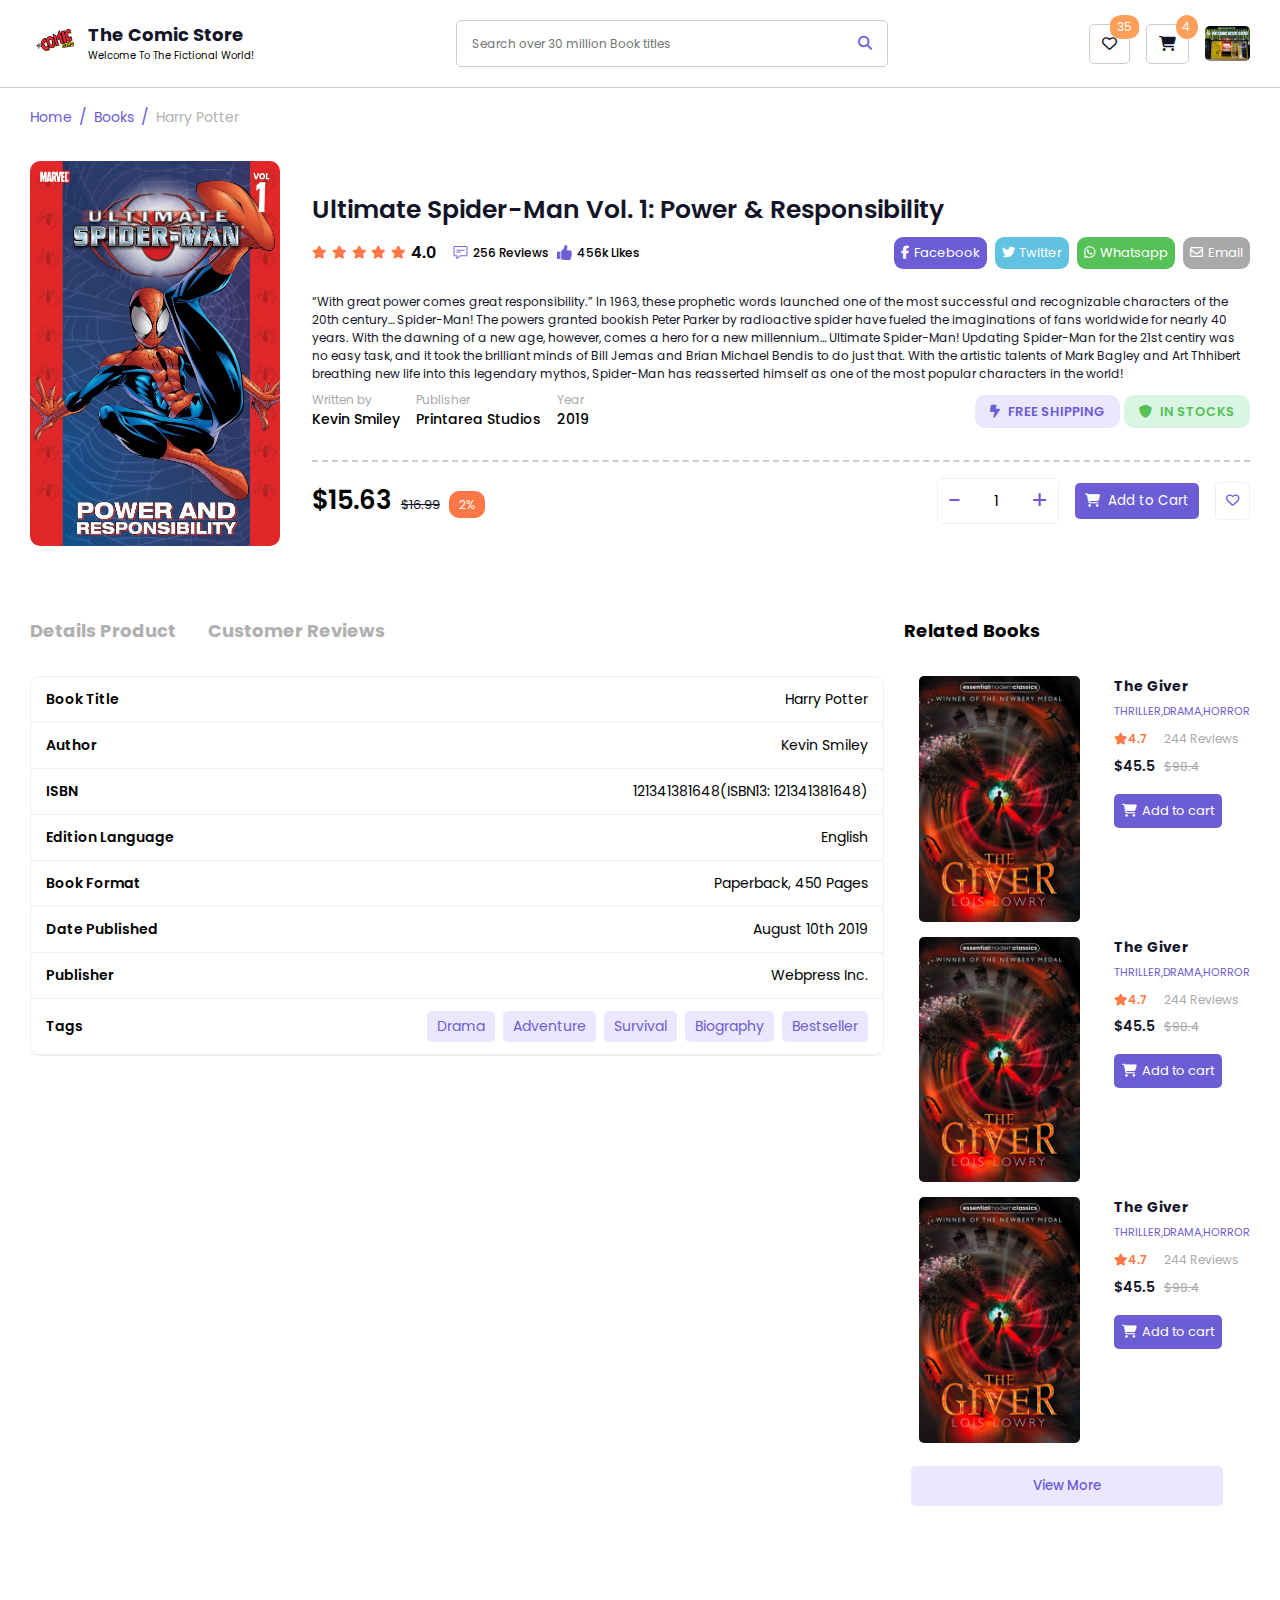
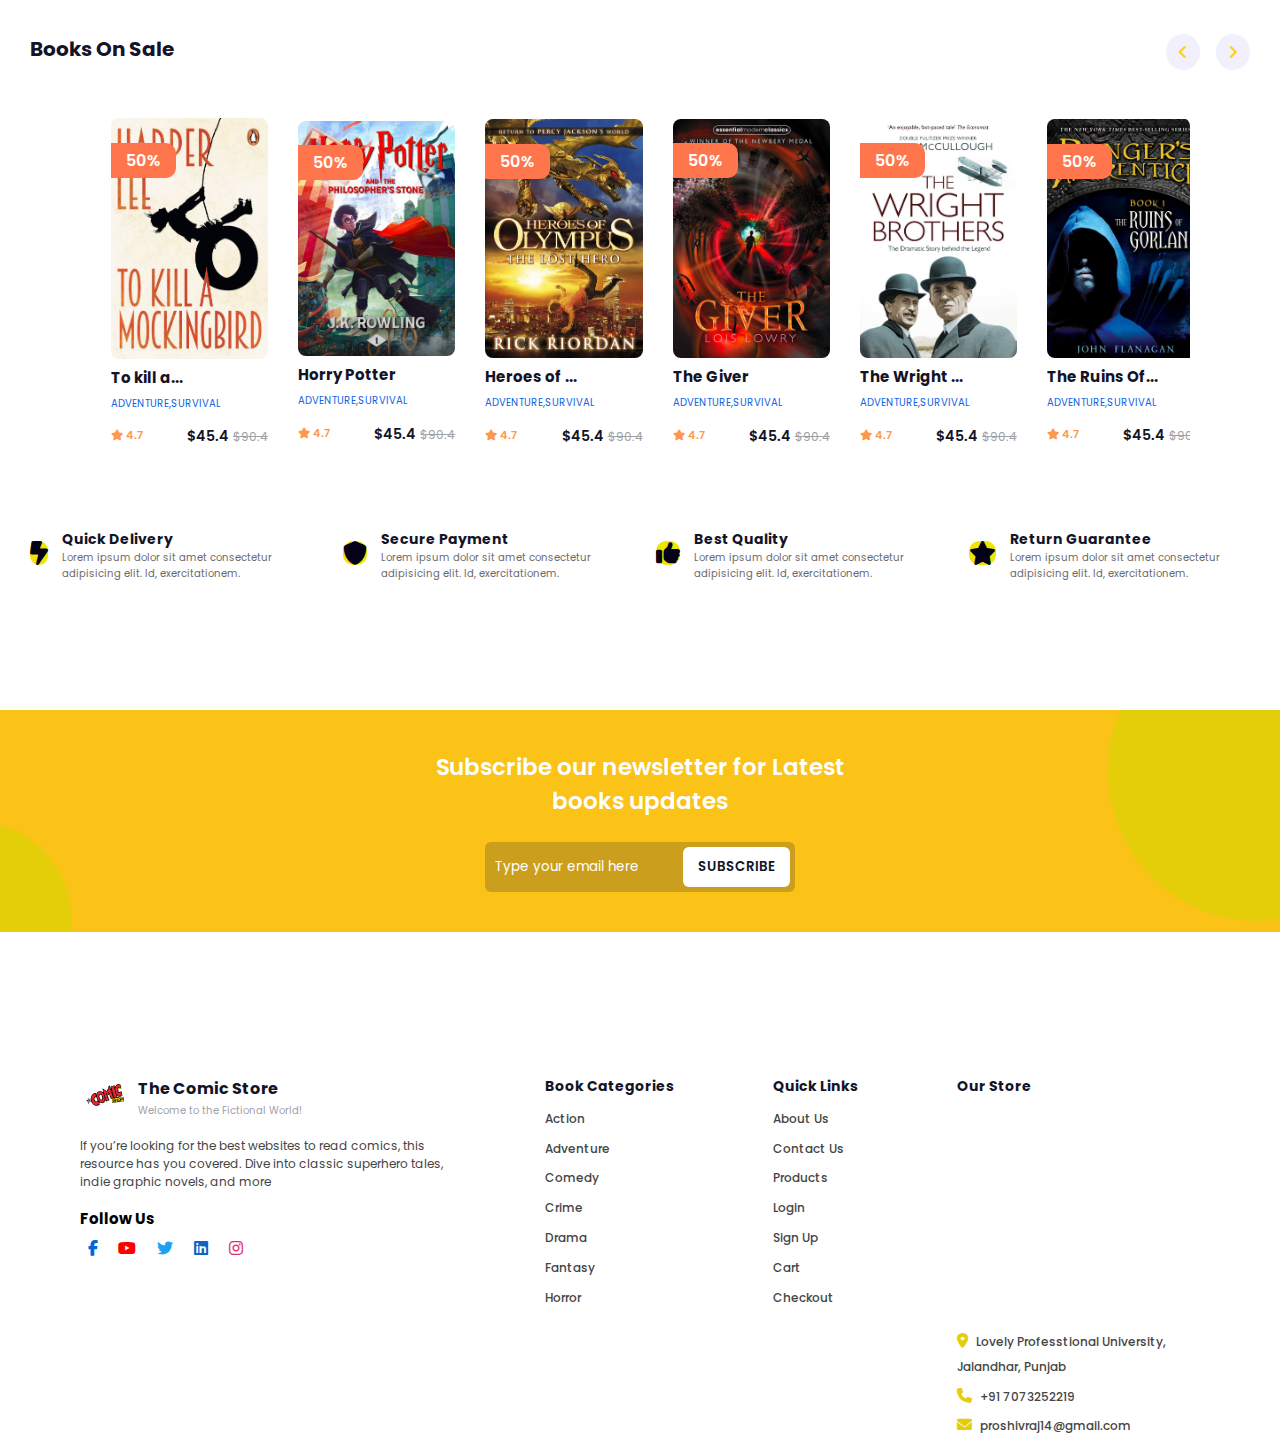
<file: Pages/book-detail.html>
<!DOCTYPE html>
<html lang="en">
  <head>
    <meta charset="UTF-8" />
    <meta http-equiv="X-UA-Compatible" content="IE=edge" />
    <meta name="viewport" content="width=device-width, initial-scale=1.0" />
    <title>Harry Potter - Book Detail Page</title>
    <link rel="stylesheet" href="book-filter.css" />
    <link rel="stylesheet" href="../css/style.css">
    <!--- google font link-->
    <link rel="preconnect" href="https://fonts.googleapis.com" />
    <link rel="preconnect" href="https://fonts.gstatic.com" crossorigin />
    <link
      href="https://fonts.googleapis.com/css2?family=Poppins:wght@400;500;600;700;800;900&display=swap"
      rel="stylesheet"
    />
    <!-- Fontawesome Link for Icons -->
    <link
      rel="stylesheet"
      href="https://cdnjs.cloudflare.com/ajax/libs/font-awesome/6.4.0/css/all.min.css"
    />
    <link rel="apple-touch-icon" sizes="57x57" href="../favicon/apple-icon-57x57.png">
<link rel="apple-touch-icon" sizes="60x60" href="../favicon/apple-icon-60x60.png">
<link rel="apple-touch-icon" sizes="72x72" href="../favicon/apple-icon-72x72.png">
<link rel="apple-touch-icon" sizes="76x76" href="../favicon/apple-icon-76x76.png">
<link rel="apple-touch-icon" sizes="114x114" href="../favicon/apple-icon-114x114.png">
<link rel="apple-touch-icon" sizes="120x120" href="../favicon/apple-icon-120x120.png">
<link rel="apple-touch-icon" sizes="144x144" href="../favicon/apple-icon-144x144.png">
<link rel="apple-touch-icon" sizes="152x152" href="../favicon/apple-icon-152x152.png">
<link rel="apple-touch-icon" sizes="180x180" href="../favicon/apple-icon-180x180.png">
<link rel="icon" type="image/png" sizes="192x192"  href="../favicon/android-icon-192x192.png">
<link rel="icon" type="image/png" sizes="32x32" href="../favicon/favicon-32x32.png">
<link rel="icon" type="image/png" sizes="96x96" href="../favicon/favicon-96x96.png">
<link rel="icon" type="image/png" sizes="16x16" href="../favicon/favicon-16x16.png">
<link rel="manifest" href="../favicon/manifest.json">
<meta name="msapplication-TileColor" content="#ffffff">
<meta name="msapplication-TileImage" content="/ms-icon-144x144.png">
<meta name="theme-color" content="#ffffff">
  </head>
  <body>
    <header>
      <nav class="navbar-2">
        <div class="logo">
          <div class="img">
            <img src="../images/the_comic_shop_logo.png" alt="" />
          </div>
          <div class="title">
            <h4>The Comic Store<i class="fa-solid fa-grid"></i></h4>
            <small>Welcome To The Fictional World!</small>
          </div>
        </div>
        <div class="search-box">
          <div class="search-field">
            <input
              type="text"
              placeholder="Search over 30 million Book titles"
            />
            <button class="search-icon">
              <i class="fa-solid fa-magnifying-glass"></i>
            </button>
          </div>
        </div>
        <div class="nav-end">
          <button class="likebtn">
            <i class="fa-regular fa-heart"></i> <span>35</span>
          </button>
          <button class="cart">
            <a href="cart-item.html"><i class="fa-solid fa-cart-shopping"></i> <span>4</span></a>
          </button>
          <div class="profile-img">
            <img
              src="../images/comicstoreph.jpeg"
              alt=""
            />
          </div>
        </div>
      </nav>
    </header>
    <div class="breadcrumb-container">
      <ul class="breadcrumb">
        <li><a href="../index.html">Home</a></li>
        <li><a href="#" style="color: #6c5dd4">Books</a></li>
        <li><a href="#">Harry Potter</a></li>
      </ul>
    </div>

    <section class="book-overview">
      <div class="img">
        <img src="../images/TCBS6170.jpg" alt="" />
      </div>
      <div class="book-content">
        <h4>Ultimate Spider-Man Vol. 1: Power & Responsibility
        </h4>
        <div class="meta">
          <div class="review">
            <div class="rating">
              <i class="fa-solid fa-star"></i>
              <i class="fa-solid fa-star"></i>
              <i class="fa-solid fa-star"></i>
              <i class="fa-solid fa-star"></i>
              <i class="fa-solid fa-star"></i>
              <span>4.0</span>
            </div>
            <div class="comment-like">
              <small
                ><img src="../images/comment.png" alt="" /> <span>256 Reviews</span></small
              >
              <small><img src="../images/like.png" alt="" /> <span>456k Likes</span></small>
            </div>
          </div>
          <div class="social-btn">
            <a href=""><i class="fa-brands fa-facebook-f"></i>Facebook</a>
            <a href=""><i class="fa-brands fa-twitter"></i>Twitter</a>
            <a href=""><i class="fa-brands fa-whatsapp"></i>Whatsapp</a>
            <a href=""><i class="fa-regular fa-envelope"></i>Email</a>
          </div>
        </div>
        <p>
          “With great power comes great responsibility.” In 1963, these prophetic words launched one of the most successful and recognizable characters of the 20th century… Spider-Man! The powers granted bookish Peter Parker by radioactive spider have fueled the imaginations of fans worldwide for nearly 40 years. With the dawning of a new age, however, comes a hero for a new millennium… Ultimate Spider-Man! Updating Spider-Man for the 21st centiry was no easy task, and it took the brilliant minds of Bill Jemas and Brian Michael Bendis to do just that. With the artistic talents of Mark Bagley and Art Thhibert breathing new life into this legendary mythos, Spider-Man has reasserted himself as one of the most popular characters in the world!
        </p>
       
        <div class="footer">
          <div class="author-detail">
            <div class="author">
              <small>Written by</small>
              <strong>Kevin Smiley</strong>
            </div>
            <div class="publisher">
              <small>Publisher</small>
              <strong>Printarea Studios</strong>
            </div>
            <div class="year">
              <small>Year</small>
              <strong>2019</strong>
            </div>
          </div>
          <div class="badge">
            <span><i class="fa-solid fa-bolt-lightning"></i>free shipping</span>
            <span><i class="fa-solid fa-shield"></i>in stocks</span>
          </div>
        </div>
        <div class="book-price">
          <div class="price">
            <strong>$15.63</strong>
            <strike>$16.99</strike>
            <span>2%</span>
          </div>
          <div class="input-group">
            <div class="quantity">
              <input
                type="button"
                value="-"
                class="button-minus"
                data-field="quantity"
              />
              <input
                type="text"
                step="1"
                min="1"
                value="1"
                name="quantity"
                class="quantity-field"
                style="width: 4.5rem"
              />
              <input
                type="button"
                value="+"
                class="button-plus"
                data-field="quantity"
              />
            </div>
            <button class="cartbtn"><i class="fa-solid fa-cart-shopping"></i>Add to Cart</button>
            <button class="like"><i class="fa-regular fa-heart"></i></button>
          </div>
        </div>
      </div>
    </section>
    <section class="book-info">
      <div class="detail-customer">
        <div class="tabbtns">
          <button class="tablink" data-btn="detail">Details Product</button>
          <button class="tablink" data-btn="customer">Customer Reviews</button>
        </div>
        <div class="book-detail tabcontent" id="detail">
          <div class="detail-line">
            <strong>Book Title</strong><span>Harry Potter</span>
          </div>
          <div class="detail-line">
            <strong>Author</strong><span>Kevin Smiley</span>
          </div>
          <div class="detail-line">
            <strong>ISBN</strong><span>121341381648(ISBN13: 121341381648)</span>
          </div>
          <div class="detail-line">
            <strong>Edition Language</strong><span>English</span>
          </div>
          <div class="detail-line">
            <strong>Book Format</strong><span>Paperback, 450 Pages</span>
          </div>
          <div class="detail-line">
            <strong>Date Published</strong><span>August 10th 2019</span>
          </div>
          <div class="detail-line">
            <strong>Publisher</strong><span>Webpress Inc.</span>
          </div>
          <div class="detail-line tag-line">
            <strong>Tags</strong>
            <div class="tags">
              <span>Drama</span>
              <span>Adventure</span>
              <span>Survival</span>
              <span>Biography</span>
              <span>Bestseller</span>
            </div>
          </div>
        </div>
        <div class="customer-review tabcontent" id="customer">
          <div class="rating">
            <div class="rating-info">
              <h5>Rating Information</h5>
              <p>Lorem ipsum, dolor sit amet consectetur adipisicing elit. In dolore, repudiandae sint omnis ipsum quae doloribus reprehenderit saepe veniam repellat.</p>
            </div>
            <div class="star">
              <small><span>4.7</span>out of 5</small>
              <div class="stars">
                <i class="fa-solid fa-star"></i>
                <i class="fa-solid fa-star"></i>
                <i class="fa-solid fa-star"></i>
                <i class="fa-solid fa-star"></i>
                <i class="fa-solid fa-star"></i>
              </div>
            </div>
          </div>
          <strong>Showing 4 of 20 reviews</strong>
          <div class="reviewer-container">
            <div class="review">
              <div class="img-detail">
                <img src="../images/man1.png" alt="">
                <div class="name">
                  <h5>David Here</h5>
                  <small>Jan 4th, 2020</small>
                </div>
              </div>
              <div class="review-footer">
                <p>Lorem ipsum, dolor sit amet consectetur adipisicing elit. Voluptatem porro similique et expedita atque. Rerum facilis nobis voluptates dolore. Tenetur, corporis consequatur veniam obcaecati illo quibusdam! Eveniet in iure quis?</p>
                <div class="rating-star">
                  <i class="fa-solid fa-star"></i>
                <i class="fa-solid fa-star"></i>
                <i class="fa-solid fa-star"></i>
                <i class="fa-solid fa-star"></i>
                <i class="fa-solid fa-star"></i>
                <span>4.0</span>
                </div>
              </div>
            </div>
            <div class="review">
              <div class="img-detail">
                <img src="../images/man1.png" alt="">
                <div class="name">
                  <h5>David Here</h5>
                  <small>Jan 4th, 2020</small>
                </div>
              </div>
              <div class="review-footer">
                <p>Lorem ipsum, dolor sit amet consectetur adipisicing elit. Voluptatem porro similique et expedita atque. Rerum facilis nobis voluptates dolore. Tenetur, corporis consequatur veniam obcaecati illo quibusdam! Eveniet in iure quis?</p>
                <div class="rating-star">
                  <i class="fa-solid fa-star"></i>
                <i class="fa-solid fa-star"></i>
                <i class="fa-solid fa-star"></i>
                <i class="fa-solid fa-star"></i>
                <i class="fa-solid fa-star"></i>
                <span>4.0</span>
                </div>
              </div>
            </div>
            <div class="review">
              <div class="img-detail">
                <img src="../images/man1.png" alt="">
                <div class="name">
                  <h5>David Here</h5>
                  <small>Jan 4th, 2020</small>
                </div>
              </div>
              <div class="review-footer">
                <p>Lorem ipsum, dolor sit amet consectetur adipisicing elit. Voluptatem porro similique et expedita atque. Rerum facilis nobis voluptates dolore. Tenetur, corporis consequatur veniam obcaecati illo quibusdam! Eveniet in iure quis?</p>
                <div class="rating-star">
                  <i class="fa-solid fa-star"></i>
                <i class="fa-solid fa-star"></i>
                <i class="fa-solid fa-star"></i>
                <i class="fa-solid fa-star"></i>
                <i class="fa-solid fa-star"></i>
                <span>4.0</span>
                </div>
              </div>
            </div>
            <div class="review">
              <div class="img-detail">
                <img src="../images/man1.png" alt="">
                <div class="name">
                  <h5>David Here</h5>
                  <small>Jan 4th, 2020</small>
                </div>
              </div>
              <div class="review-footer">
                <p>Lorem ipsum, dolor sit amet consectetur adipisicing elit. Voluptatem porro similique et expedita atque. Rerum facilis nobis voluptates dolore. Tenetur, corporis consequatur veniam obcaecati illo quibusdam! Eveniet in iure quis?</p>
                <div class="rating-star">
                  <i class="fa-solid fa-star"></i>
                <i class="fa-solid fa-star"></i>
                <i class="fa-solid fa-star"></i>
                <i class="fa-solid fa-star"></i>
                <i class="fa-solid fa-star"></i>
                <span>4.0</span>
                </div>
              </div>
            </div>
            <button>View More</button>
          </div>
        </div>
      </div>
      <div class="related-book">
        <h4>Related Books</h4>
        <div class="book-container">
          <div class="book">
            <div class="img">
              <img src="../images/book-1.jpg" alt="">
            </div>
            <div class="content">
              <h5>The Giver</h5>
              <div class="badge">
                <span>thriller,</span><span>drama,</span><span>horror</span>
              </div>
              <div class="rating-review">
                <span><i class="fa-solid fa-star"></i>4.7</span>
                <span>244 Reviews</span>
              </div>
              <div class="price">
                <strong>$45.5</strong>
                <strike>$98.4</strike>
              </div>
              <div class="btn">
                <button class="cartbtn"><i class="fa-solid fa-cart-shopping"></i>Add to cart</button>
              </div>
            </div>
          </div>
          <div class="book">
            <div class="img">
              <img src="../images/book-1.jpg" alt="">
            </div>
            <div class="content">
              <h5>The Giver</h5>
              <div class="badge">
                <span>thriller,</span><span>drama,</span><span>horror</span>
              </div>
              <div class="rating-review">
                <span><i class="fa-solid fa-star"></i>4.7</span>
                <span>244 Reviews</span>
              </div>
              <div class="price">
                <strong>$45.5</strong>
                <strike>$98.4</strike>
              </div>
              <div class="btn">
                <button class="cartbtn"><i class="fa-solid fa-cart-shopping"></i>Add to cart</button>
              </div>
            </div>
          </div>
          <div class="book">
            <div class="img">
              <img src="../images/book-1.jpg" alt="">
            </div>
            <div class="content">
              <h5>The Giver</h5>
              <div class="badge">
                <span>thriller,</span><span>drama,</span><span>horror</span>
              </div>
              <div class="rating-review">
                <span><i class="fa-solid fa-star"></i>4.7</span>
                <span>244 Reviews</span>
              </div>
              <div class="price">
                <strong>$45.5</strong>
                <strike>$98.4</strike>
              </div>
              <div class="btn">
                <button class="cartbtn"><i class="fa-solid fa-cart-shopping"></i>Add to cart</button>
              </div>
            </div>
          </div>
          <div class="morebtn">
          <button class="view-more">View More</button>
          </div>
        </div>
      </div>
    </section>

    <section class="book-sale">
      <div class="heading">
        <h4>Books On Sale</h4>
        <div class="arrowbtn">
          <i id="left" class="fa-solid fa-angle-left"></i>
          <i id="right" class="fa-solid fa-angle-right"></i>
        </div>
      </div>
      <div class="book-container">
        <div class="wrapper">
          <ul class="carousel">
            <li class="card">
              <div class="img">
                <img src="../images/book-1.jpg" alt="" />
                <span class="badge">50%</span>
              </div>
              <h5>The Giver</h5>
              <div class="genre">
                <span>adventure,</span><span>survival</span>
              </div>
              <div class="footer">
                <span class="star"><i class="fa fa-star"></i> 4.7</span>
                <div class="price">
                  <span>$45.4</span>
                  <span><strike>$90.4</strike></span>
                </div>
              </div>
            </li>
            <li class="card">
              <div class="img">
                <img src="../images/book-2.jpg" alt="" />
                <span class="badge">50%</span>
              </div>
              <h5>The Wright ...</h5>
              <div class="genre">
                <span>adventure,</span><span>survival</span>
              </div>
              <div class="footer">
                <span class="star"><i class="fa fa-star"></i> 4.7</span>
                <div class="price">
                  <span>$45.4</span>
                  <span><strike>$90.4</strike></span>
                </div>
              </div>
            </li>
            <li class="card">
              <div class="img">
                <img src="../images/book-9.jpg" alt="" />
                <span class="badge">50%</span>
              </div>
              <h5>The Ruins Of...</h5>
              <div class="genre">
                <span>adventure,</span><span>survival</span>
              </div>
              <div class="footer">
                <span class="star"><i class="fa fa-star"></i> 4.7</span>
                <div class="price">
                  <span>$45.4</span>
                  <span><strike>$90.4</strike></span>
                </div>
              </div>
            </li>
            <li class="card">
              <div class="img">
                <img src="../images/book-10.jpg" alt="" />
                <span class="badge">50%</span>
              </div>
              <h5>Percy Jackson</h5>
              <div class="genre">
                <span>adventure,</span><span>survival</span>
              </div>
              <div class="footer">
                <span class="star"><i class="fa fa-star"></i> 4.7</span>
                <div class="price">
                  <span>$45.4</span>
                  <span><strike>$90.4</strike></span>
                </div>
              </div>
            </li>
            <li class="card">
              <div class="img">
                <img src="../images/book-5.jpg" alt="" />
                <span class="badge">50%</span>
              </div>
              <h5>To kill a...</h5>
              <div class="genre">
                <span>adventure,</span><span>survival</span>
              </div>
              <div class="footer">
                <span class="star"><i class="fa fa-star"></i> 4.7</span>
                <div class="price">
                  <span>$45.4</span>
                  <span><strike>$90.4</strike></span>
                </div>
              </div>
            </li>
            <li class="card">
              <div class="img">
                <img src="../images/book-6.jpg" alt="" />
                <span class="badge">50%</span>
              </div>
              <h5>Horry Potter</h5>
              <div class="genre">
                <span>adventure,</span><span>survival</span>
              </div>
              <div class="footer">
                <span class="star"><i class="fa fa-star"></i> 4.7</span>
                <div class="price">
                  <span>$45.4</span>
                  <span><strike>$90.4</strike></span>
                </div>
              </div>
            </li>
            <li class="card">
              <div class="img">
                <img src="../images/book-7.jpg" alt="" />
                <span class="badge">50%</span>
              </div>
              <h5>Heroes of ...</h5>
              <div class="genre">
                <span>adventure,</span><span>survival</span>
              </div>
              <div class="footer">
                <span class="star"><i class="fa fa-star"></i> 4.7</span>
                <div class="price">
                  <span>$45.4</span>
                  <span><strike>$90.4</strike></span>
                </div>
              </div>
            </li>
          </ul>
        </div>
      </div>
    </section>

    <section class="service">
      <div class="service-container">
        <div class="service-card">
          <div class="icon">
            <i class="fa-solid fa-bolt-lightning"></i>
          </div>
          <div class="service-content">
            <h5>Quick Delivery</h5>
            <p>
              Lorem ipsum dolor sit amet consectetur adipisicing elit. Id,
              exercitationem.
            </p>
          </div>
        </div>
        <div class="service-card">
          <div class="icon">
            <i class="fa-solid fa-shield"></i>
          </div>
          <div class="service-content">
            <h5>Secure Payment</h5>
            <p>
              Lorem ipsum dolor sit amet consectetur adipisicing elit. Id,
              exercitationem.
            </p>
          </div>
        </div>
        <div class="service-card">
          <div class="icon">
            <i class="fa-solid fa-thumbs-up"></i>
          </div>
          <div class="service-content">
            <h5>Best Quality</h5>
            <p>
              Lorem ipsum dolor sit amet consectetur adipisicing elit. Id,
              exercitationem.
            </p>
          </div>
        </div>
        <div class="service-card">
          <div class="icon">
            <i class="fa-solid fa-star"></i>
          </div>
          <div class="service-content">
            <h5>Return Guarantee</h5>
            <p>
              Lorem ipsum dolor sit amet consectetur adipisicing elit. Id,
              exercitationem.
            </p>
          </div>
        </div>
      </div>
    </section>

    <section class="subscription">
      <div class="container">
        <h4>Subscribe our newsletter for Latest <br> books updates</h4>
        <div class="input">
          <input type="text" placeholder="Type your email here">
          <button>subscribe</button>
        </div>
      </div>
      <div class="circle-1"></div>
      <div class="circle-2"></div>
    </section>

    <footer>
      <div class="container">
        <div class="logo-description">
          <div class="logo">
            <div class="img">
              <img src="../images/the_comic_shop_logo.png" alt="">
            </div>
            <div class="title">
              <h4>The Comic Store</h4>
              <small>Welcome to the Fictional World!</small>
            </div>
          </div>
          <div class="logo-body">
<p>              If you’re looking for the best websites to read comics, this resource has you covered. Dive into classic superhero tales, indie graphic novels, and more
</p>          </div>
          <div class="social-links">
            <h4>Follow Us</h4>
            <ul class="links">
              <li><a href=""><i class="fa-brands fa-facebook-f"></i></a></li>
              <li><a href=""><i class="fa-brands fa-youtube"></i></a></li>
              <li><a href=""><i class="fa-brands fa-twitter"></i></a></li>
              <li><a href=""><i class="fa-brands fa-linkedin"></i></a></li>
              <li><a href=""><i class="fa-brands fa-instagram"></i></a></li>
            </ul>
          </div>
        </div>
        <div class="categories list">
          <h4>Book Categories</h4>
          <ul>
            <li><a href="">Action</a></li>
            <li><a href="">Adventure</a></li>
            <li><a href="">Comedy</a></li>
            <li><a href="">Crime</a></li>
            <li><a href="">Drama</a></li>
            <li><a href="">Fantasy</a></li>
            <li><a href="">Horror</a></li>
          </ul>
        </div>
        <div class="quick-links list">
          <h4>Quick Links</h4>
          <ul>
            <li><a href="../index.html">About Us</a></li>
            <li><a href="contact.html">Contact Us</a></li>
            <li><a href="book-filter.html">Products</a></li>
            <li><a href="login.html">Login</a></li>
            <li><a href="registration.html">Sign Up</a></li>
            <li><a href="cart-item.html">Cart</a></li>
            <li><a href="checkout.html">Checkout</a></li>
          </ul>
        </div>
        <div class="our-store list">
          <h4>Our Store</h4>
          <div class="map" style="margin-top: 1rem">
            <iframe
              src="https://www.google.com/maps/d/embed?mid=1fOWrMPRrasEddZTtDvLXWmse3Fw&ehbc=2E312F"
              height="200"
              style="width: 100%; border: none; border-radius: 5px"
              allowfullscreen=""
              loading="lazy"
              referrerpolicy="no-referrer-when-downgrade"
            ></iframe>
          </div>
          <ul>
            <li>
              <a href=""
                ><i class="fa-solid fa-location-dot"></i>Lovely Professtional University, Jalandhar, Punjab</a
              >
            </li>
            <li>
              <a href=""><i class="fa-solid fa-phone"></i>+91 7073252219</a>
            </li>
            <li>
              <a href=""
                ><i class="fa-solid fa-envelope"></i>proshivraj14@gmail.com</a
              >
            </li>
          </ul>
        </div>
      </div>
    </footer>
    <button class="back-to-top"><i class="fa-solid fa-chevron-up"></i></button>

    <script>
      const tabbtn = document.querySelectorAll(".tablink");
      for (let i = 0; i < tabbtn.length; i++) {
        tabbtn[i].addEventListener('click',() => {
          let tabName = tabbtn[i].dataset.btn;
          let tabContent = document.getElementById(tabName);
          let AllTabContent = document.querySelectorAll(".tabcontent");
          let tabbtns = document.querySelectorAll(".tablink");
          for (let j = 0; j < AllTabContent.length; j++) {
            AllTabContent[j].style.display = "none";
          }
          tabContent.style.display = "block";
          
        })
        
      }
    </script>

    <script
    src="https://cdnjs.cloudflare.com/ajax/libs/jquery/3.6.3/jquery.min.js"
    integrity="sha512-STof4xm1wgkfm7heWqFJVn58Hm3EtS31XFaagaa8VMReCXAkQnJZ+jEy8PCC/iT18dFy95WcExNHFTqLyp72eQ=="
    crossorigin="anonymous"
    referrerpolicy="no-referrer"
  ></script>
  <script src="../js/repeat-js.js"></script>
    <script src="../js/increment-decrement.js"></script>
    <script src="../js/back-to-top.js"></script>
  </body>
</html>
</file>
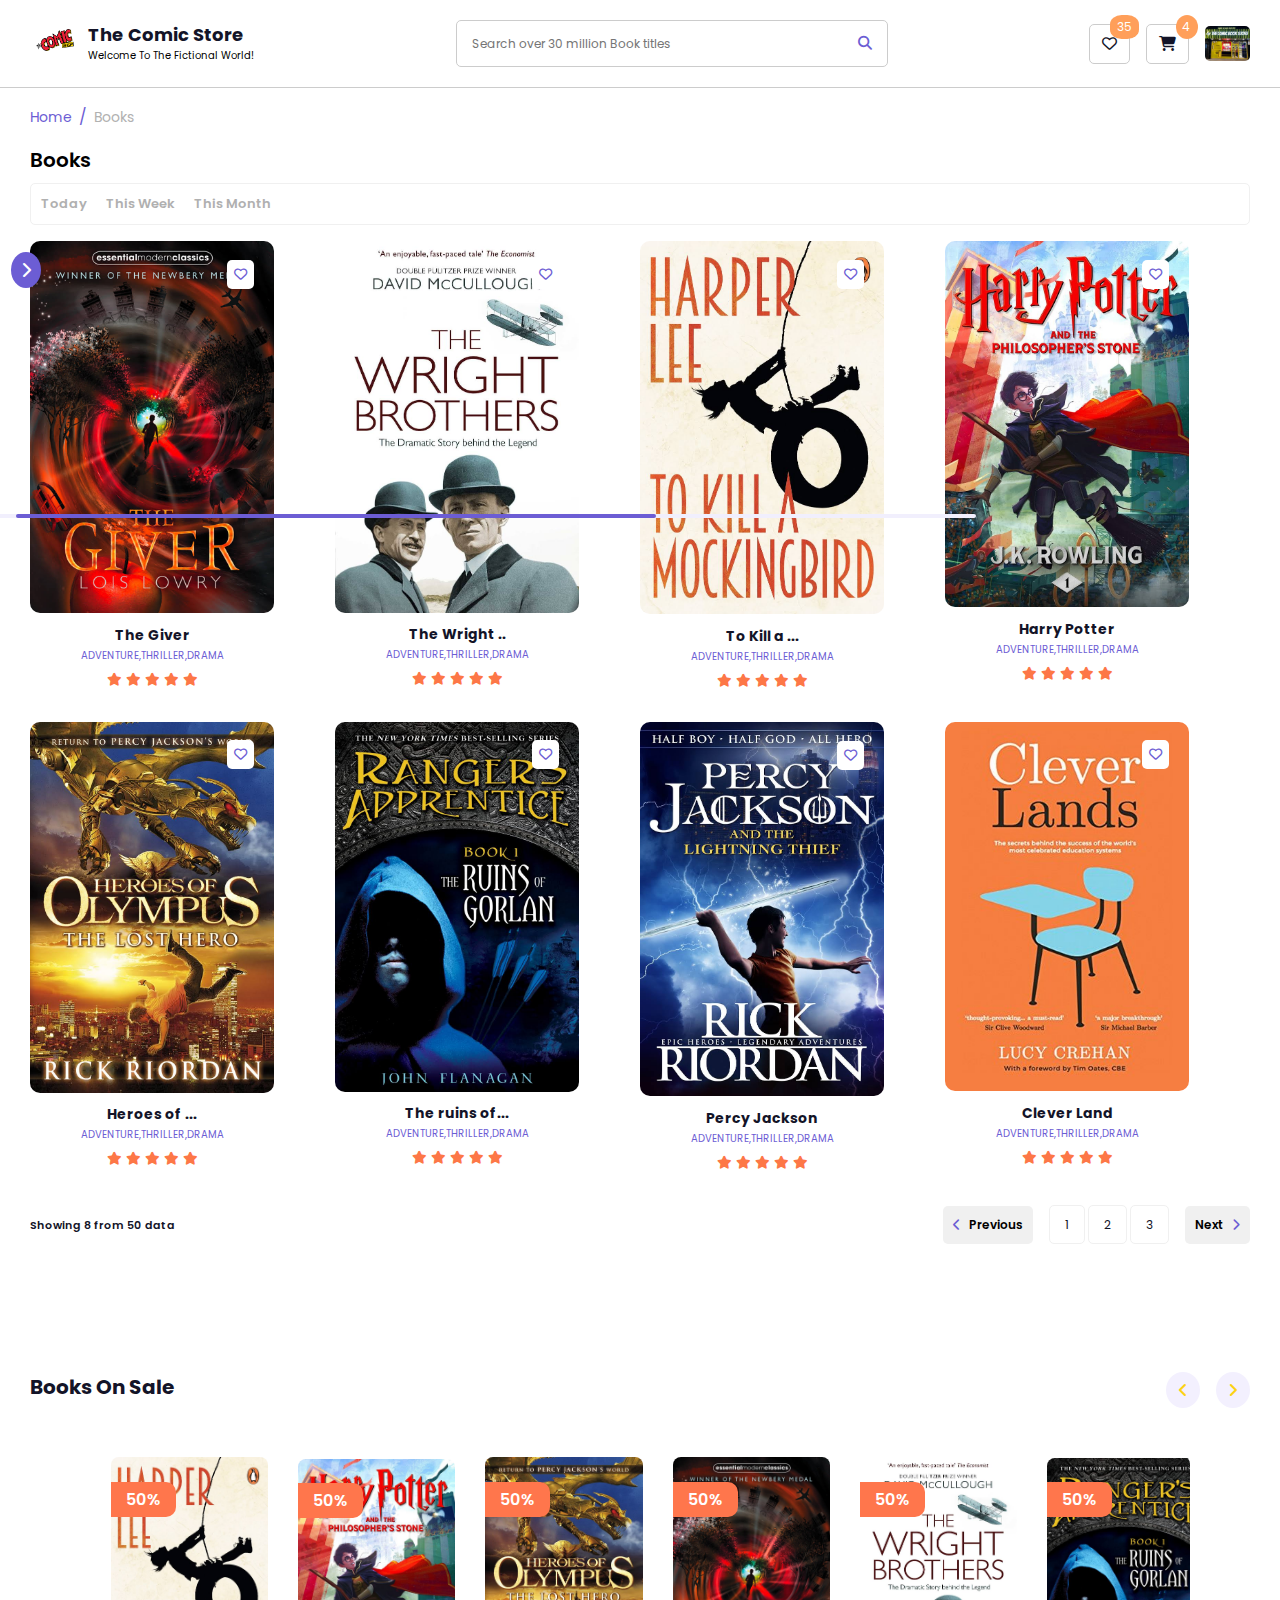
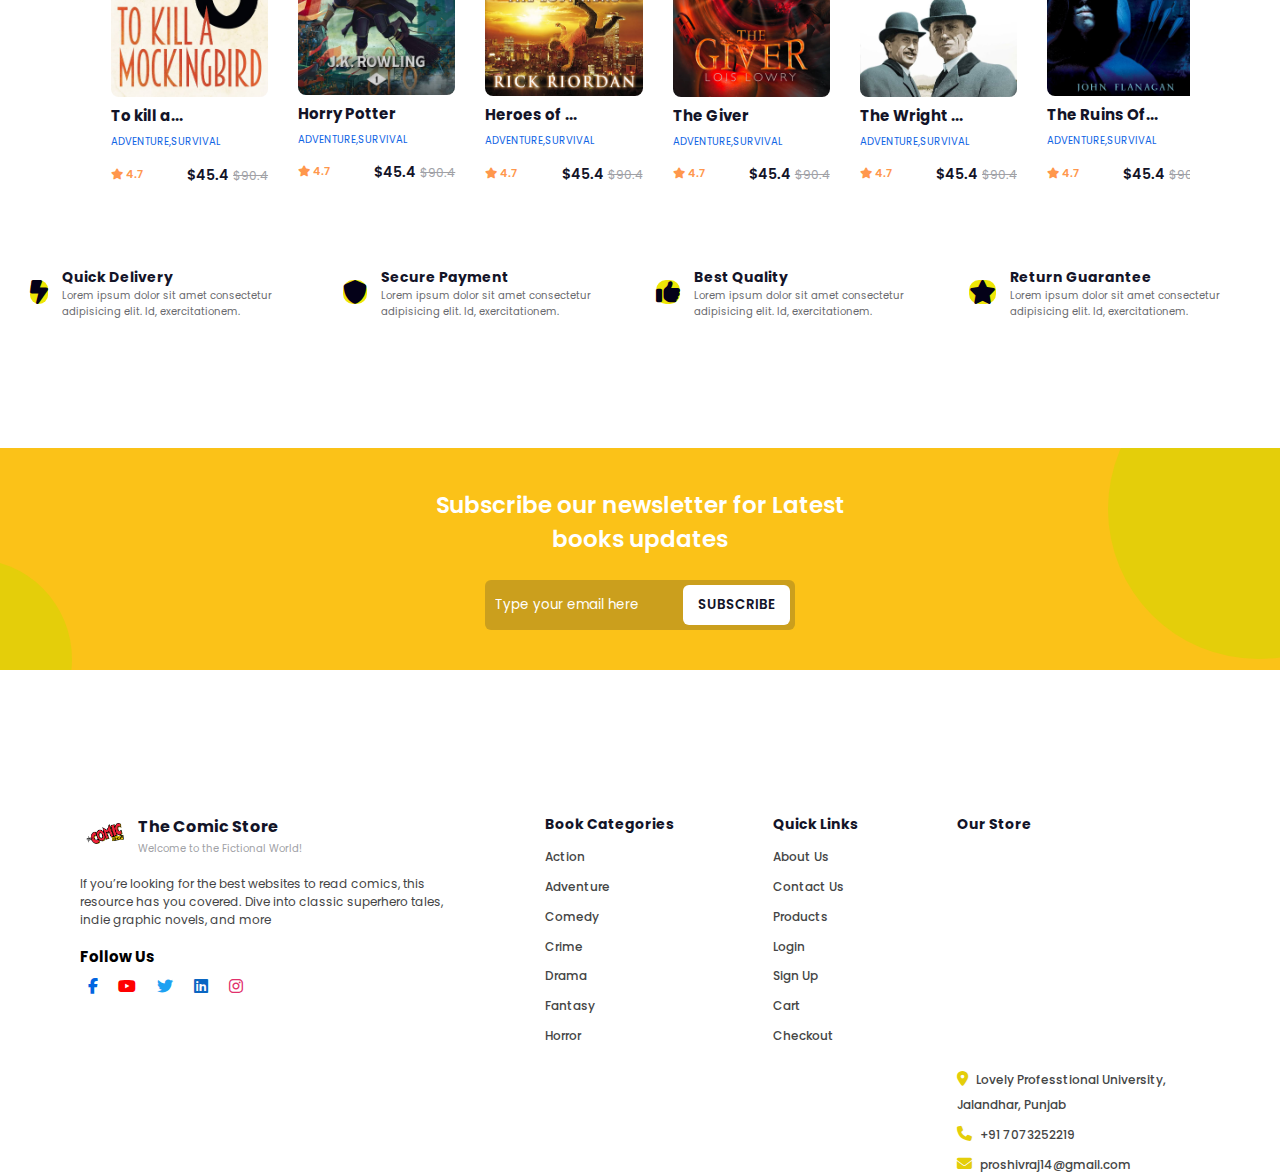
<file: Pages/book-filter.html>
<!DOCTYPE html>
<html lang="en">
  <head>
    <meta charset="UTF-8" />
    <meta http-equiv="X-UA-Compatible" content="IE=edge" />
    <meta name="viewport" content="width=device-width, initial-scale=1.0" />
    <title>Book Filter Page</title>

    <!--- google font link-->
    <link rel="preconnect" href="https://fonts.googleapis.com" />
    <link rel="preconnect" href="https://fonts.gstatic.com" crossorigin />
    <link
      href="https://fonts.googleapis.com/css2?family=Poppins:wght@400;500;600;700;800;900&display=swap"
      rel="stylesheet"
    />
    <link rel="stylesheet" href="../css/style.css">
    <link rel="stylesheet" href="book-filter.css" />
    <!-- Fontawesome Link for Icons -->
    <link
      rel="stylesheet"
      href="https://cdnjs.cloudflare.com/ajax/libs/font-awesome/6.4.0/css/all.min.css"
    />
    <link rel="apple-touch-icon" sizes="57x57" href="../favicon/apple-icon-57x57.png">
<link rel="apple-touch-icon" sizes="60x60" href="../favicon/apple-icon-60x60.png">
<link rel="apple-touch-icon" sizes="72x72" href="../favicon/apple-icon-72x72.png">
<link rel="apple-touch-icon" sizes="76x76" href="../favicon/apple-icon-76x76.png">
<link rel="apple-touch-icon" sizes="114x114" href="../favicon/apple-icon-114x114.png">
<link rel="apple-touch-icon" sizes="120x120" href="../favicon/apple-icon-120x120.png">
<link rel="apple-touch-icon" sizes="144x144" href="../favicon/apple-icon-144x144.png">
<link rel="apple-touch-icon" sizes="152x152" href="../favicon/apple-icon-152x152.png">
<link rel="apple-touch-icon" sizes="180x180" href="../favicon/apple-icon-180x180.png">
<link rel="icon" type="image/png" sizes="192x192"  href="../favicon/android-icon-192x192.png">
<link rel="icon" type="image/png" sizes="32x32" href="../favicon/favicon-32x32.png">
<link rel="icon" type="image/png" sizes="96x96" href="../favicon/favicon-96x96.png">
<link rel="icon" type="image/png" sizes="16x16" href="../favicon/favicon-16x16.png">
<link rel="manifest" href="../favicon/manifest.json">
<meta name="msapplication-TileColor" content="#ffffff">
<meta name="msapplication-TileImage" content="/ms-icon-144x144.png">
<meta name="theme-color" content="#ffffff">
  </head>
  <body>
    <header>
      <nav class="navbar-2">
        <div class="logo">
          <div class="img">
            <a href="../index.html"><img src="../images/the_comic_shop_logo.png" alt="" /></a>
          </div>
          <div class="title">
            <h4>The Comic Store<i class="fa-solid fa-grid"></i></h4>
            <small>Welcome To The Fictional World!</small>
          </div>
        </div>
        <div class="search-box">
          <div class="search-field">
            <input
              type="text"
              placeholder="Search over 30 million Book titles"
            />
            <button class="search-icon">
              <i class="fa-solid fa-magnifying-glass"></i>
            </button>
          </div>
        </div>
        <div class="nav-end">
          <button class="likebtn">
            <i class="fa-regular fa-heart"></i> <span>35</span>
          </button>
          <button class="cart">
            <a href="cart-item.html"><i class="fa-solid fa-cart-shopping"></i> <span>4</span></a>
          </button>
          <div class="profile-img">
            <img
              src="../images/comicstoreph.jpeg"
              alt=""
            />
          </div>
        </div>
      </nav>
    </header>
    <div class="breadcrumb-container">
      <ul class="breadcrumb">
        <li><a href="../index.html">Home</a></li>
        <li><a href="#">Books</a></li>
      </ul>
    </div>
    <section class="filter">
      <div class="book-grid-container">
        <div class="filter-option">
          <div class="filter-group">
            <h4>Filter Options</h4>
          <div class="editor-pick select-box">
            <div class="opt-title">
              <h4>Editor Picks</h4>
              <i class="fa-solid fa-caret-down"></i>
            </div>
            <div class="option">
              <ul>
                <li><a href="">Best Sales</a></li>
                <li><a href="">Most Recommended</a></li>
                <li><a href="">Newest Books</a></li>
                <li><a href="">Featured</a></li>
              </ul>
            </div>
          </div>
          <div class="select-date dropdown">
            <div class="opt-title">
              <h4>Select Date</h4>
              <i class="fa-solid fa-caret-down"></i>
            </div>
            <div class="option">
              <input type="date" name="" id="" />
            </div>
          </div>
          <div class="genre-category select-box">
            <div class="opt-title">
              <h4>Shop By Category</h4>
              <i class="fa-solid fa-caret-down"></i>
            </div>
            <div class="option">
              <div class="category">
                <input type="checkbox" />
                <small>Action</small>
              </div>
              <div class="category">
                <input type="checkbox" />
                <small>Fantasy</small>
              </div>
              <div class="category">
                <input type="checkbox" />
                <small>Adventure</small>
              </div>
              <div class="category">
                <input type="checkbox" />
                <small>History</small>
              </div>
              <div class="category">
                <input type="checkbox" />
                <small>Animation</small>
              </div>
              <div class="category">
                <input type="checkbox" />
                <small>Horror</small>
              </div>
              <div class="category">
                <input type="checkbox" />
                <small>Biography</small>
              </div>
              <div class="category">
                <input type="checkbox" />
                <small>Mystery</small>
              </div>
              <div class="category">
                <input type="checkbox" />
                <small>Comedy</small>
              </div>
              <div class="category">
                <input type="checkbox" />
                <small>Romance</small>
              </div>
              <div class="category">
                <input type="checkbox" />
                <small>Crime</small>
              </div>
              <div class="category">
                <input type="checkbox" />
                <small>Sci-fi</small>
              </div>
              <div class="category">
                <input type="checkbox" />
                <small>Documentry</small>
              </div>
              <div class="category">
                <input type="checkbox" />
                <small>Sport</small>
              </div>
            </div>
          </div>
          <div class="range-slider dropdown">
            <div class="opt-title">
              <h4>Price Range</h4>
            </div>
            <div class="option">
              <div class="price-input">
                <div class="field">
                  <span>Min</span>
                  <input type="number" class="input-min" value="2500">
                </div>
                <div class="separator">-</div>
                <div class="field">
                  <span>Max</span>
                  <input type="number" class="input-max" value="7500">
                </div>
              </div>
              <div class="slider">
                <div class="progress"></div>
              </div>
              <div class="range-input">
                <input type="range" class="range-min" min="0" max="10000" value="2500" step="100">
                <input type="range" class="range-max" min="0" max="10000" value="7500" step="100">
              </div>
            </div>
          </div>
          <div class="footer-btn">
            <button>Refine Search</button>
            <button>Reset Filter</button>
          </div>
          </div>
          <i class="fa fa-chevron-right rightbtn"></i>
        </div>
        <div class="book-collections">
          <h4>Books</h4>
          <div class="category">
            <div class="category-list">
              <button>Today</button>
              <button>This Week</button>
              <button>This Month</button>
            </div>
          </div>
          <div class="books">
            <div class="book-card">
              <div class="img">
                <a href="book-detail.html"><img src="../images/book-1.jpg" alt="" /></a>
                <button class="like" id="likebtn">
                  <i class="fa-regular fa-heart"></i>
                </button>
              </div>
              <h5>The Giver</h5>
              <small
                ><a href="">Adventure,</a><a href="">Thriller,</a
                ><a href="">Drama</a></small
              >
              <div class="star-rating">
                <i class="fa-solid fa-star"></i>
                <i class="fa-solid fa-star"></i>
                <i class="fa-solid fa-star"></i>
                <i class="fa-solid fa-star"></i>
                <i class="fa-solid fa-star"></i>
              </div>
            </div>
            <div class="book-card">
              <div class="img">
                <a href="book-detail.html"><img src="../images/book-2.jpg" alt="" /></a>
                <button class="like" id="likebtn">
                  <i class="fa-regular fa-heart"></i>
                </button>
              </div>
              <h5>The Wright ..</h5>
              <small
                ><a href="">Adventure,</a><a href="">Thriller,</a
                ><a href="">Drama</a></small
              >
              <div class="star-rating">
                <i class="fa-solid fa-star"></i>
                <i class="fa-solid fa-star"></i>
                <i class="fa-solid fa-star"></i>
                <i class="fa-solid fa-star"></i>
                <i class="fa-solid fa-star"></i>
              </div>
            </div>
            <div class="book-card">
              <div class="img">
                <a href="book-detail.html"><img src="../images/book-5.jpg" alt="" /></a>
                <button class="like" id="likebtn">
                  <i class="fa-regular fa-heart"></i>
                </button>
              </div>
              <h5>To Kill a ...</h5>
              <small
                ><a href="">Adventure,</a><a href="">Thriller,</a
                ><a href="">Drama</a></small
              >
              <div class="star-rating">
                <i class="fa-solid fa-star"></i>
                <i class="fa-solid fa-star"></i>
                <i class="fa-solid fa-star"></i>
                <i class="fa-solid fa-star"></i>
                <i class="fa-solid fa-star"></i>
              </div>
            </div>
            <div class="book-card">
              <div class="img">
                <a href="book-detail.html"><img src="../images/book-6.jpg" alt="" /></a>
                <button class="like" id="likebtn">
                  <i class="fa-regular fa-heart"></i>
                </button>
              </div>
              <h5>Harry Potter</h5>
              <small
                ><a href="">Adventure,</a><a href="">Thriller,</a
                ><a href="">Drama</a></small
              >
              <div class="star-rating">
                <i class="fa-solid fa-star"></i>
                <i class="fa-solid fa-star"></i>
                <i class="fa-solid fa-star"></i>
                <i class="fa-solid fa-star"></i>
                <i class="fa-solid fa-star"></i>
              </div>
            </div>
            <div class="book-card">
              <div class="img">
                <a href="book-detail.html"><img src="../images/book-7.jpg" alt="" /></a>
                <button class="like" id="likebtn">
                  <i class="fa-regular fa-heart"></i>
                </button>
              </div>
              <h5>Heroes of ...</h5>
              <small
                ><a href="">Adventure,</a><a href="">Thriller,</a
                ><a href="">Drama</a></small
              >
              <div class="star-rating">
                <i class="fa-solid fa-star"></i>
                <i class="fa-solid fa-star"></i>
                <i class="fa-solid fa-star"></i>
                <i class="fa-solid fa-star"></i>
                <i class="fa-solid fa-star"></i>
              </div>
            </div>
            <div class="book-card">
              <div class="img">
                <a href="book-detail.html"><img src="../images/book-9.jpg" alt="" /></a>
                <button class="like" id="likebtn">
                  <i class="fa-regular fa-heart"></i>
                </button>
              </div>
              <h5>The ruins of...</h5>
              <small
                ><a href="">Adventure,</a><a href="">Thriller,</a
                ><a href="">Drama</a></small
              >
              <div class="star-rating">
                <i class="fa-solid fa-star"></i>
                <i class="fa-solid fa-star"></i>
                <i class="fa-solid fa-star"></i>
                <i class="fa-solid fa-star"></i>
                <i class="fa-solid fa-star"></i>
              </div>
            </div>
            <div class="book-card">
              <div class="img">
                <a href="book-detail.html"><img src="../images/book-10.jpg" alt="" /></a>
                <button class="like" id="likebtn">
                  <i class="fa-regular fa-heart"></i>
                </button>
              </div>
              <h5>Percy Jackson</h5>
              <small
                ><a href="">Adventure,</a><a href="">Thriller,</a
                ><a href="">Drama</a></small
              >
              <div class="star-rating">
                <i class="fa-solid fa-star"></i>
                <i class="fa-solid fa-star"></i>
                <i class="fa-solid fa-star"></i>
                <i class="fa-solid fa-star"></i>
                <i class="fa-solid fa-star"></i>
              </div>
            </div>
            <div class="book-card">
              <div class="img">
                <a href="book-detail.html"><img src="../images/book-11.jpg" alt="" /></a>
                <button id="likebtn" class="like">
                  <i class="fa-regular fa-heart"></i>
                </button>
              </div>
              <h5>Clever Land</h5>
              <small
                ><a href="">Adventure,</a><a href="">Thriller,</a
                ><a href="">Drama</a></small
              >
              <div class="star-rating">
                <i class="fa-solid fa-star"></i>
                <i class="fa-solid fa-star"></i>
                <i class="fa-solid fa-star"></i>
                <i class="fa-solid fa-star"></i>
                <i class="fa-solid fa-star"></i>
              </div>
            </div>
          </div>
          <div class="footer">
            <div class="data-shown">
              <p>Showing 8 from 50 data</p>
            </div>
            <div class="pagination">
              <button><i class="fa fa-chevron-left"></i>Previous</button>
              <div class="number">
                <a href="">1</a>
                <a href="">2</a>
                <a href="">3</a>
              </div>
              <button>Next<i class="fa fa-chevron-right"></i></button>
            </div>
          </div>
        </div>
      </div>
    </section>

    <section class="book-sale">
      <div class="heading">
        <h4>Books On Sale</h4>
        <div class="arrowbtn">
          <i id="left" class="fa-solid fa-angle-left"></i>
          <i id="right" class="fa-solid fa-angle-right"></i>
        </div>
      </div>
      <div class="book-container">
        <div class="wrapper">
          <ul class="carousel">
            <li class="card">
              <div class="img">
                <a href="book-detail.html"><img src="../images/book-1.jpg" alt="" /></a>
                <span class="badge">50%</span>
              </div>
              <h5>The Giver</h5>
              <div class="genre">
                <span>adventure,</span><span>survival</span>
              </div>
              <div class="footer">
                <span class="star"><i class="fa fa-star"></i> 4.7</span>
                <div class="price">
                  <span>$45.4</span>
                  <span><strike>$90.4</strike></span>
                </div>
              </div>
            </li>
            <li class="card">
              <div class="img">
                <a href="book-detail.html"><img src="../images/book-2.jpg" alt="" /></a>
                <span class="badge">50%</span>
              </div>
              <h5>The Wright ...</h5>
              <div class="genre">
                <span>adventure,</span><span>survival</span>
              </div>
              <div class="footer">
                <span class="star"><i class="fa fa-star"></i> 4.7</span>
                <div class="price">
                  <span>$45.4</span>
                  <span><strike>$90.4</strike></span>
                </div>
              </div>
            </li>
            <li class="card">
              <div class="img">
                <a href="book-detail.html"><img src="../images/book-9.jpg" alt="" /></a>
                <span class="badge">50%</span>
              </div>
              <h5>The Ruins Of...</h5>
              <div class="genre">
                <span>adventure,</span><span>survival</span>
              </div>
              <div class="footer">
                <span class="star"><i class="fa fa-star"></i> 4.7</span>
                <div class="price">
                  <span>$45.4</span>
                  <span><strike>$90.4</strike></span>
                </div>
              </div>
            </li>
            <li class="card">
              <div class="img">
                <a href="book-detail.html"><img src="../images/book-10.jpg" alt="" /></a>
                <span class="badge">50%</span>
              </div>
              <h5>Percy Jackson</h5>
              <div class="genre">
                <span>adventure,</span><span>survival</span>
              </div>
              <div class="footer">
                <span class="star"><i class="fa fa-star"></i> 4.7</span>
                <div class="price">
                  <span>$45.4</span>
                  <span><strike>$90.4</strike></span>
                </div>
              </div>
            </li>
            <li class="card">
              <div class="img">
                <a href="book-detail.html"><img src="../images/book-5.jpg" alt="" /></a>
                <span class="badge">50%</span>
              </div>
              <h5>To kill a...</h5>
              <div class="genre">
                <span>adventure,</span><span>survival</span>
              </div>
              <div class="footer">
                <span class="star"><i class="fa fa-star"></i> 4.7</span>
                <div class="price">
                  <span>$45.4</span>
                  <span><strike>$90.4</strike></span>
                </div>
              </div>
            </li>
            <li class="card">
              <div class="img">
                <a href="book-detail.html"><img src="../images/book-6.jpg" alt="" /></a>
                <span class="badge">50%</span>
              </div>
              <h5>Horry Potter</h5>
              <div class="genre">
                <span>adventure,</span><span>survival</span>
              </div>
              <div class="footer">
                <span class="star"><i class="fa fa-star"></i> 4.7</span>
                <div class="price">
                  <span>$45.4</span>
                  <span><strike>$90.4</strike></span>
                </div>
              </div>
            </li>
            <li class="card">
              <div class="img">
                <a href="book-detail.html"><img src="../images/book-7.jpg" alt="" /></a>
                <span class="badge">50%</span>
              </div>
              <h5>Heroes of ...</h5>
              <div class="genre">
                <span>adventure,</span><span>survival</span>
              </div>
              <div class="footer">
                <span class="star"><i class="fa fa-star"></i> 4.7</span>
                <div class="price">
                  <span>$45.4</span>
                  <span><strike>$90.4</strike></span>
                </div>
              </div>
            </li>
          </ul>
        </div>
      </div>
    </section>

    <section class="service">
      <div class="service-container">
        <div class="service-card">
          <div class="icon">
            <i class="fa-solid fa-bolt-lightning"></i>
          </div>
          <div class="service-content">
            <h5>Quick Delivery</h5>
            <p>
              Lorem ipsum dolor sit amet consectetur adipisicing elit. Id,
              exercitationem.
            </p>
          </div>
        </div>
        <div class="service-card">
          <div class="icon">
            <i class="fa-solid fa-shield"></i>
          </div>
          <div class="service-content">
            <h5>Secure Payment</h5>
            <p>
              Lorem ipsum dolor sit amet consectetur adipisicing elit. Id,
              exercitationem.
            </p>
          </div>
        </div>
        <div class="service-card">
          <div class="icon">
            <i class="fa-solid fa-thumbs-up"></i>
          </div>
          <div class="service-content">
            <h5>Best Quality</h5>
            <p>
              Lorem ipsum dolor sit amet consectetur adipisicing elit. Id,
              exercitationem.
            </p>
          </div>
        </div>
        <div class="service-card">
          <div class="icon">
            <i class="fa-solid fa-star"></i>
          </div>
          <div class="service-content">
            <h5>Return Guarantee</h5>
            <p>
              Lorem ipsum dolor sit amet consectetur adipisicing elit. Id,
              exercitationem.
            </p>
          </div>
        </div>
      </div>
    </section>

    <section class="subscription">
      <div class="container">
        <h4>Subscribe our newsletter for Latest <br> books updates</h4>
        <div class="input">
          <input type="text" placeholder="Type your email here">
          <button>subscribe</button>
        </div>
      </div>
      <div class="circle-1"></div>
      <div class="circle-2"></div>
    </section>

    <footer>
      <div class="container">
        <div class="logo-description">
          <div class="logo">
            <div class="img">
              <a href="../index.html"><img src="../images/the_comic_shop_logo.png" alt=""></a>
            </div>
            <div class="title">
              <h4>The Comic Store</h4>
              <small>Welcome to the Fictional World!</small>
            </div>
          </div>
          <div class="logo-body">
            <p> If you’re looking for the best websites to read comics, this resource has you covered. Dive into classic superhero tales, indie graphic novels, and more
            </p>
          </div>
          <div class="social-links">
            <h4>Follow Us</h4>
            <ul class="links">
              <li><a href=""><i class="fa-brands fa-facebook-f"></i></a></li>
              <li><a href=""><i class="fa-brands fa-youtube"></i></a></li>
              <li><a href=""><i class="fa-brands fa-twitter"></i></a></li>
              <li><a href=""><i class="fa-brands fa-linkedin"></i></a></li>
              <li><a href=""><i class="fa-brands fa-instagram"></i></a></li>
            </ul>
          </div>
        </div>
        <div class="categories list">
          <h4>Book Categories</h4>
          <ul>
            <li><a href="">Action</a></li>
            <li><a href="">Adventure</a></li>
            <li><a href="">Comedy</a></li>
            <li><a href="">Crime</a></li>
            <li><a href="">Drama</a></li>
            <li><a href="">Fantasy</a></li>
            <li><a href="">Horror</a></li>
          </ul>
        </div>
        <div class="quick-links list">
          <h4>Quick Links</h4>
          <ul>
            <li><a href="../index.html">About Us</a></li>
            <li><a href="contact.html">Contact Us</a></li>
            <li><a href="book-filter.html">Products</a></li>
            <li><a href="login.html">Login</a></li>
            <li><a href="registration.html">Sign Up</a></li>
            <li><a href="cart-item.html">Cart</a></li>
            <li><a href="checkout.html">Checkout</a></li>
          </ul>
        </div>
        <div class="our-store list">
          <h4>Our Store</h4>
          <div class="map" style="margin-top: 1rem">
            <iframe
              src="https://www.google.com/maps/d/embed?mid=1fOWrMPRrasEddZTtDvLXWmse3Fw&ehbc=2E312F"
              height="200"
              style="width: 100%; border: none; border-radius: 5px"
              allowfullscreen=""
              loading="lazy"
              referrerpolicy="no-referrer-when-downgrade"
            ></iframe>
          </div>
          <ul>
            <li>
              <a href=""
                ><i class="fa-solid fa-location-dot"></i>Lovely Professtional University, Jalandhar, Punjab</a
              >
            </li>
            <li>
              <a href=""><i class="fa-solid fa-phone"></i>+91 7073252219</a>
            </li>
            <li>
              <a href=""
                ><i class="fa-solid fa-envelope"></i>proshivraj14@gmail.com</a
              >
            </li>
          </ul>
        </div>
      </div>
    </footer>
    <button class="back-to-top"><i class="fa-solid fa-chevron-up"></i></button>

    <script>
      let filterdiv = document.querySelector(".filter-option");
      let iconbtn = document.querySelector(".rightbtn");

      iconbtn.addEventListener("click", () => {
        filterdiv.classList.toggle("active-div");
        iconbtn.classList.toggle("active-btn");
      })





      let editorpick = document.getElementsByClassName("select-box");
      let icon = document.querySelectorAll(".select-box .opt-title i");
      let answer = document.querySelectorAll(".select-box .option");
      for (let i = 0; i < editorpick.length; i++) {
        editorpick[i].addEventListener("click", () => {
          if (icon[i].classList.contains("active")) {
            icon[i].classList.remove("active");
            answer[i].style.maxHeight = null;
            answer[i].style.marginTop = "0rem";
            answer[i].style.padding = "0px";
          } else {
            icon[i].classList.add("active");
            answer[i].style.maxHeight = answer[i].scrollHeight + "px";
            answer[i].style.padding = "0px 20px 20px 20px";
          }
        });
      }

      let selectdate = document.querySelector(".select-date .opt-title");
      let downarrow = document.querySelector(".select-date .opt-title i");
      let option = document.querySelector(".select-date .option");
      selectdate.addEventListener("click",() => {
        if(downarrow.classList.contains("active")){
          downarrow.classList.remove("active");
          option.style.display = "none";
          option.style.padding = "0px";
        }else{
          downarrow.classList.add("active");
          option.style.display = "block";
          option.style.maxHeight = option.scrollHeight+"px";
          option.style.padding = "0px 20px 20px 20px";
        }
      })

      let likebtn = document.getElementsByClassName("like");
      for (let i = 0; i < likebtn.length; i++) {
        likebtn[i].addEventListener("click", () => {
          likebtn[i].classList.toggle("liked");
        });
      }

      const rangeInput = document.querySelectorAll(".range-input input"),
priceInput = document.querySelectorAll(".price-input input"),
range = document.querySelector(".slider .progress");
let priceGap = 1000;

priceInput.forEach(input =>{
    input.addEventListener("input", e =>{
        let minPrice = parseInt(priceInput[0].value),
        maxPrice = parseInt(priceInput[1].value);
        
        if((maxPrice - minPrice >= priceGap) && maxPrice <= rangeInput[1].max){
            if(e.target.className === "input-min"){
                rangeInput[0].value = minPrice;
                range.style.left = ((minPrice / rangeInput[0].max) * 100) + "%";
            }else{
                rangeInput[1].value = maxPrice;
                range.style.right = 100 - (maxPrice / rangeInput[1].max) * 100 + "%";
            }
        }
    });
});

rangeInput.forEach(input =>{
    input.addEventListener("input", e =>{
        let minVal = parseInt(rangeInput[0].value),
        maxVal = parseInt(rangeInput[1].value);

        if((maxVal - minVal) < priceGap){
            if(e.target.className === "range-min"){
                rangeInput[0].value = maxVal - priceGap
            }else{
                rangeInput[1].value = minVal + priceGap;
            }
        }else{
            priceInput[0].value = minVal;
            priceInput[1].value = maxVal;
            range.style.left = ((minVal / rangeInput[0].max) * 100) + "%";
            range.style.right = 100 - (maxVal / rangeInput[1].max) * 100 + "%";
        }
    });
});
    </script>
    <script src="../js/repeat-js.js"></script>
    <script src="https://code.jquery.com/jquery-3.4.1.min.js"></script>
    <script src="../js/back-to-top.js"></script>
  </body>
</html>
</file>
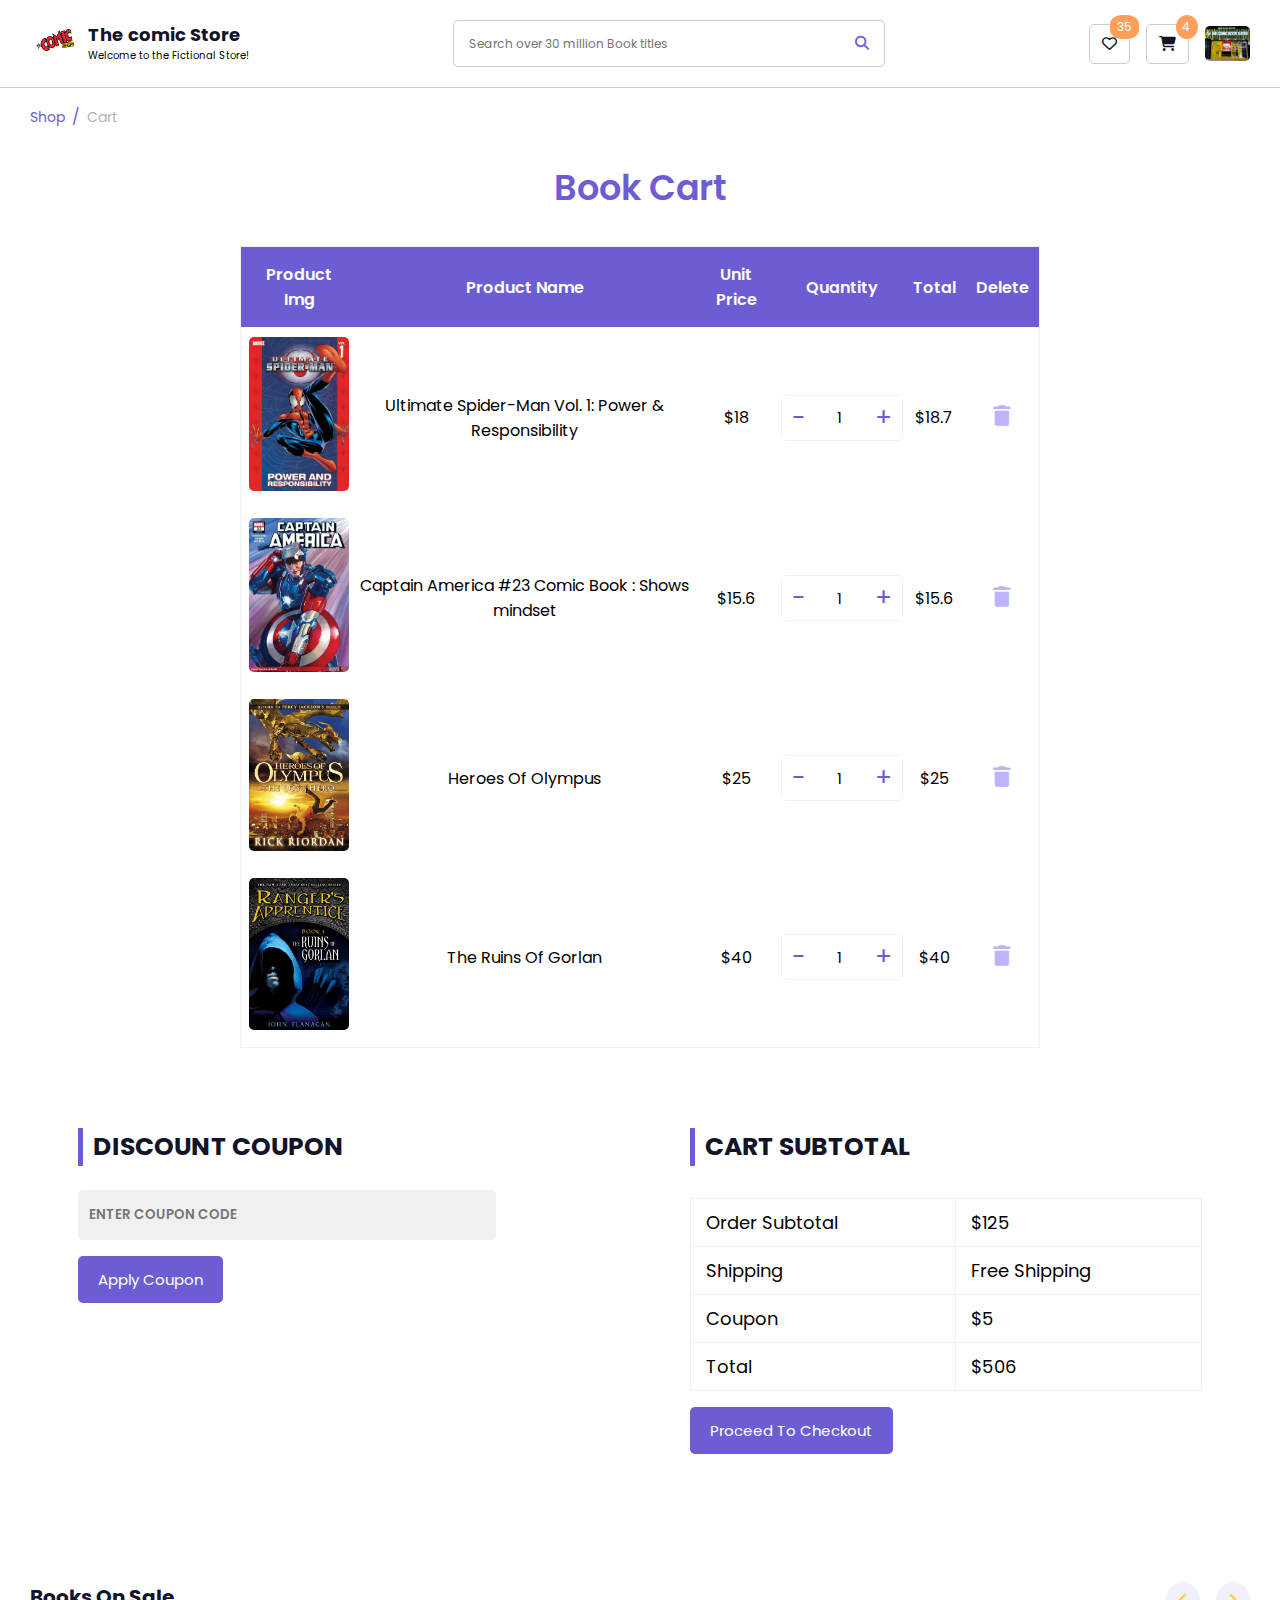
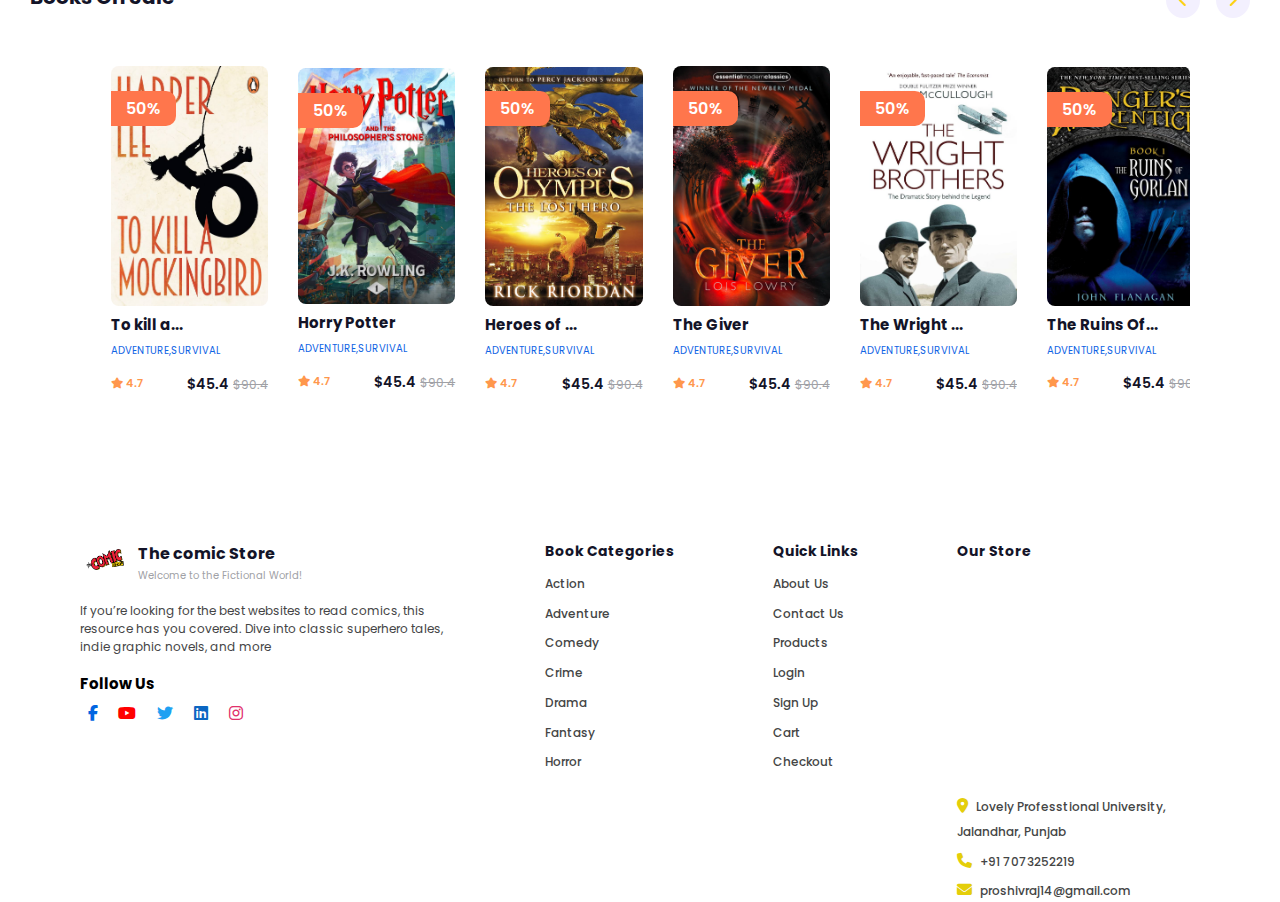
<file: Pages/cart-item.html>
<!DOCTYPE html>
<html lang="en">
  <head>
    <meta charset="UTF-8" />
    <meta http-equiv="X-UA-Compatible" content="IE=edge" />
    <meta name="viewport" content="width=device-width, initial-scale=1.0" />
    <title>The Comic Store - Cart Item List Page</title>
    <link rel="stylesheet" href="../css/style.css" />
    <link rel="stylesheet" href="book-filter.css" />
    <!-- Fontawesome Link for Icons -->
    <link
      rel="stylesheet"
      href="https://cdnjs.cloudflare.com/ajax/libs/font-awesome/6.4.0/css/all.min.css"
    />
    <!--- google font link-->
    <link rel="preconnect" href="https://fonts.googleapis.com" />
    <link rel="preconnect" href="https://fonts.gstatic.com" crossorigin />
    <link
      href="https://fonts.googleapis.com/css2?family=Poppins:wght@400;500;600;700;800;900&display=swap"
      rel="stylesheet"
    />
    <link rel="apple-touch-icon" sizes="57x57" href="../favicon/apple-icon-57x57.png">
<link rel="apple-touch-icon" sizes="60x60" href="../favicon/apple-icon-60x60.png">
<link rel="apple-touch-icon" sizes="72x72" href="../favicon/apple-icon-72x72.png">
<link rel="apple-touch-icon" sizes="76x76" href="../favicon/apple-icon-76x76.png">
<link rel="apple-touch-icon" sizes="114x114" href="../favicon/apple-icon-114x114.png">
<link rel="apple-touch-icon" sizes="120x120" href="../favicon/apple-icon-120x120.png">
<link rel="apple-touch-icon" sizes="144x144" href="../favicon/apple-icon-144x144.png">
<link rel="apple-touch-icon" sizes="152x152" href="../favicon/apple-icon-152x152.png">
<link rel="apple-touch-icon" sizes="180x180" href="../favicon/apple-icon-180x180.png">
<link rel="icon" type="image/png" sizes="192x192"  href="../favicon/android-icon-192x192.png">
<link rel="icon" type="image/png" sizes="32x32" href="../favicon/favicon-32x32.png">
<link rel="icon" type="image/png" sizes="96x96" href="../favicon/favicon-96x96.png">
<link rel="icon" type="image/png" sizes="16x16" href="../favicon/favicon-16x16.png">
<link rel="manifest" href="../favicon/manifest.json">
<meta name="msapplication-TileColor" content="#ffffff">
<meta name="msapplication-TileImage" content="/ms-icon-144x144.png">
<meta name="theme-color" content="#ffffff">
  </head>
  <body>
    <header>
      <nav class="navbar-2">
        <div class="logo">
          <div class="img">
            <img src="../images/the_comic_shop_logo.png" alt="" />
          </div>
          <div class="title">
            <h4>The comic Store<i class="fa-solid fa-grid"></i></h4>
            <small>Welcome to the Fictional Store!</small>
          </div>
        </div>
        <div class="search-box">
          <div class="search-field">
            <input
              type="text"
              placeholder="Search over 30 million Book titles"
            />
            <button class="search-icon">
              <i class="fa-solid fa-magnifying-glass"></i>
            </button>
          </div>
        </div>
        <div class="nav-end">
          <button class="likebtn">
            <i class="fa-regular fa-heart"></i> <span>35</span>
          </button>
          <button class="cart">
            <a href="cart-item.html"><i class="fa-solid fa-cart-shopping"></i> <span>4</span></a>
          </button>
          <div class="profile-img">
            <img
              src="../images/comicstoreph.jpeg"
              alt=""
            />
          </div>
        </div>
      </nav>
    </header>
    <div class="breadcrumb-container">
        <ul class="breadcrumb">
          <li><a href="../index.html" style="color: #6c5dd4">Shop</a></li>
          <li><a href="#">Cart</a></li>
        </ul>
      </div>

    <section class="cart-item page">
        <h2>Book Cart</h2>
        <div class="product-table">
            <table cellspacing=0>
                <tr class="heading">
                    <th>Product Img</th>
                    <th>Product Name</th>
                    <th>Unit Price</th>
                    <th>Quantity</th>
                    <th>Total</th>
                    <th>Delete</th>
                </tr>
                <tr class="data">
                    <td>
                        <img src="../images/TCBS6170.jpg" alt="">
                    </td>
                    <td>Ultimate Spider-Man Vol. 1: Power & Responsibility</td>
                    <td>$18</td>
                    <td>
                        <div class="input-group">
                            <div class="quantity">
                                <input
                                  type="button"
                                  value="-"
                                  class="button-minus"
                                  data-field="quantity"
                                />
                                <input
                                  type="text"
                                  step="1"
                                  min="1"
                                  value="1"
                                  name="quantity"
                                  class="quantity-field"
                                  style="width: 4.5rem"
                                />
                                <input
                                  type="button"
                                  value="+"
                                  class="button-plus"
                                  data-field="quantity"
                                />
                              </div>
                        </div>
                    </td>
                    <td>$18.7</td>
                    <td><i class="fa-solid fa-trash"></i></td>
                </tr>
                <tr class="data">
                    <td>
                        <img src="../images/captionAmerica.jpg" alt="">
                    </td>
                    <td>Captain America #23 Comic Book : Shows mindset</td>
                    <td>$15.6</td>
                    <td>
                        <div class="input-group">
                            <div class="quantity">
                                <input
                                  type="button"
                                  value="-"
                                  class="button-minus"
                                  data-field="quantity"
                                />
                                <input
                                  type="text"
                                  step="1"
                                  min="1"
                                  value="1"
                                  name="quantity"
                                  class="quantity-field"
                                  style="width: 4.5rem"
                                />
                                <input
                                  type="button"
                                  value="+"
                                  class="button-plus"
                                  data-field="quantity"
                                />
                              </div>
                        </div>
                    </td>
                    <td>$15.6</td>
                    <td><i class="fa-solid fa-trash"></i></td>
                </tr>
                <tr class="data">
                    <td>
                        <img src="../images/book-7.jpg" alt="">
                    </td>
                    <td>Heroes Of Olympus</td>
                    <td>$25</td>
                    <td>
                        <div class="input-group">
                            <div class="quantity">
                                <input
                                  type="button"
                                  value="-"
                                  class="button-minus"
                                  data-field="quantity"
                                />
                                <input
                                  type="text"
                                  step="1"
                                  min="1"
                                  value="1"
                                  name="quantity"
                                  class="quantity-field"
                                  style="width: 4.5rem"
                                />
                                <input
                                  type="button"
                                  value="+"
                                  class="button-plus"
                                  data-field="quantity"
                                />
                              </div>
                        </div>
                    </td>
                    <td>$25</td>
                    <td><i class="fa-solid fa-trash"></i></td>
                </tr>
                <tr class="data">
                    <td>
                        <img src="../images/book-9.jpg" alt="">
                    </td>
                    <td>The Ruins Of Gorlan</td>
                    <td>$40</td>
                    <td>
                        <div class="input-group">
                            <div class="quantity">
                                <input
                                  type="button"
                                  value="-"
                                  class="button-minus"
                                  data-field="quantity"
                                />
                                <input
                                  type="text"
                                  step="1"
                                  min="1"
                                  value="1"
                                  name="quantity"
                                  class="quantity-field"
                                  style="width: 4.5rem"
                                />
                                <input
                                  type="button"
                                  value="+"
                                  class="button-plus"
                                  data-field="quantity"
                                />
                              </div>
                        </div>
                    </td>
                    <td>$40</td>
                    <td><i class="fa-solid fa-trash"></i></td>
                </tr>
                
                          
            </table>
        </div>
                <!-- <tr></tr>
                <tr></tr>
                <tr></tr>
                <tr></tr> -->
    </section>
    <script>
      
    </script>

    <section class="discount-summary">
      <div class="discount-section">
        <h4>Discount Coupon</h4>
        <div class="discount-form">
          <input type="text" placeholder="Enter Coupon Code" style="text-transform: uppercase;">
          <button>Apply Coupon</button>
        </div>
      </div>
      <div class="summary-section">
        <h4>Cart Subtotal</h4>
        <div class="order-detail-table">
          <table>
            <tr>
              <td>Order Subtotal</td>
              <td>$125</td>
            </tr>
            <tr>
              <td>Shipping</td>
              <td>Free Shipping</td>
            </tr>
            <tr>
              <td>Coupon</td>
              <td>$5</td>
            </tr>
            <tr>
              <td>Total</td>
              <td>$506</td>
            </tr>
          </table>
          <button><a href="checkout.html">Proceed To Checkout</a></button>
        </div>
      </div>
    </section>

    <section class="book-sale">
      <div class="heading">
        <h4>Books On Sale</h4>
        <div class="arrowbtn">
          <i id="left" class="fa-solid fa-angle-left"></i>
          <i id="right" class="fa-solid fa-angle-right"></i>
        </div>
      </div>
      <div class="book-container">
        <div class="wrapper">
          <ul class="carousel">
            <li class="card">
              <div class="img">
                <img src="../images/book-1.jpg" alt="" />
                <span class="badge">50%</span>
              </div>
              <h5>The Giver</h5>
              <div class="genre">
                <span>adventure,</span><span>survival</span>
              </div>
              <div class="footer">
                <span class="star"><i class="fa fa-star"></i> 4.7</span>
                <div class="price">
                  <span>$45.4</span>
                  <span><strike>$90.4</strike></span>
                </div>
              </div>
            </li>
            <li class="card">
              <div class="img">
                <img src="../images/book-2.jpg" alt="" />
                <span class="badge">50%</span>
              </div>
              <h5>The Wright ...</h5>
              <div class="genre">
                <span>adventure,</span><span>survival</span>
              </div>
              <div class="footer">
                <span class="star"><i class="fa fa-star"></i> 4.7</span>
                <div class="price">
                  <span>$45.4</span>
                  <span><strike>$90.4</strike></span>
                </div>
              </div>
            </li>
            <li class="card">
              <div class="img">
                <img src="../images/book-9.jpg" alt="" />
                <span class="badge">50%</span>
              </div>
              <h5>The Ruins Of...</h5>
              <div class="genre">
                <span>adventure,</span><span>survival</span>
              </div>
              <div class="footer">
                <span class="star"><i class="fa fa-star"></i> 4.7</span>
                <div class="price">
                  <span>$45.4</span>
                  <span><strike>$90.4</strike></span>
                </div>
              </div>
            </li>
            <li class="card">
              <div class="img">
                <img src="../images/book-10.jpg" alt="" />
                <span class="badge">50%</span>
              </div>
              <h5>Percy Jackson</h5>
              <div class="genre">
                <span>adventure,</span><span>survival</span>
              </div>
              <div class="footer">
                <span class="star"><i class="fa fa-star"></i> 4.7</span>
                <div class="price">
                  <span>$45.4</span>
                  <span><strike>$90.4</strike></span>
                </div>
              </div>
            </li>
            <li class="card">
              <div class="img">
                <img src="../images/book-5.jpg" alt="" />
                <span class="badge">50%</span>
              </div>
              <h5>To kill a...</h5>
              <div class="genre">
                <span>adventure,</span><span>survival</span>
              </div>
              <div class="footer">
                <span class="star"><i class="fa fa-star"></i> 4.7</span>
                <div class="price">
                  <span>$45.4</span>
                  <span><strike>$90.4</strike></span>
                </div>
              </div>
            </li>
            <li class="card">
              <div class="img">
                <img src="../images/book-6.jpg" alt="" />
                <span class="badge">50%</span>
              </div>
              <h5>Horry Potter</h5>
              <div class="genre">
                <span>adventure,</span><span>survival</span>
              </div>
              <div class="footer">
                <span class="star"><i class="fa fa-star"></i> 4.7</span>
                <div class="price">
                  <span>$45.4</span>
                  <span><strike>$90.4</strike></span>
                </div>
              </div>
            </li>
            <li class="card">
              <div class="img">
                <img src="../images/book-7.jpg" alt="" />
                <span class="badge">50%</span>
              </div>
              <h5>Heroes of ...</h5>
              <div class="genre">
                <span>adventure,</span><span>survival</span>
              </div>
              <div class="footer">
                <span class="star"><i class="fa fa-star"></i> 4.7</span>
                <div class="price">
                  <span>$45.4</span>
                  <span><strike>$90.4</strike></span>
                </div>
              </div>
            </li>
          </ul>
        </div>
      </div>
    </section>

    <footer>
      <div class="container">
        <div class="logo-description">
          <div class="logo">
            <div class="img">
              <img src="../images/the_comic_shop_logo.png" alt="">
            </div>
            <div class="title">
              <h4>The comic Store</h4>
              <small>Welcome to the Fictional World!</small>
            </div>
          </div>
          <div class="logo-body">
            <p>              If you’re looking for the best websites to read comics, this resource has you covered. Dive into classic superhero tales, indie graphic novels, and more
            </p>
          </div>
          <div class="social-links">
            <h4>Follow Us</h4>
            <ul class="links">
              <li><a href=""><i class="fa-brands fa-facebook-f"></i></a></li>
              <li><a href=""><i class="fa-brands fa-youtube"></i></a></li>
              <li><a href=""><i class="fa-brands fa-twitter"></i></a></li>
              <li><a href=""><i class="fa-brands fa-linkedin"></i></a></li>
              <li><a href=""><i class="fa-brands fa-instagram"></i></a></li>
            </ul>
          </div>
        </div>
        <div class="categories list">
          <h4>Book Categories</h4>
          <ul>
            <li><a href="">Action</a></li>
            <li><a href="">Adventure</a></li>
            <li><a href="">Comedy</a></li>
            <li><a href="">Crime</a></li>
            <li><a href="">Drama</a></li>
            <li><a href="">Fantasy</a></li>
            <li><a href="">Horror</a></li>
          </ul>
        </div>
        <div class="quick-links list">
          <h4>Quick Links</h4>
          <ul>
            <li><a href="../index.html">About Us</a></li>
            <li><a href="contact.html">Contact Us</a></li>
            <li><a href="book-filter.html">Products</a></li>
            <li><a href="login.html">Login</a></li>
            <li><a href="registration.html">Sign Up</a></li>
            <li><a href="cart-item.html">Cart</a></li>
            <li><a href="checkout.html">Checkout</a></li>
          </ul>
        </div>
        <div class="our-store list">
          <h4>Our Store</h4>
          <div class="map" style="margin-top: 1rem">
            <iframe
              src="https://www.google.com/maps/d/embed?mid=1fOWrMPRrasEddZTtDvLXWmse3Fw&ehbc=2E312F"
              height="200"
              style="width: 100%; border: none; border-radius: 5px"
              allowfullscreen=""
              loading="lazy"
              referrerpolicy="no-referrer-when-downgrade"
            ></iframe>
          </div>
          <ul>
            <li>
              <a href=""
                ><i class="fa-solid fa-location-dot"></i>Lovely Professtional University, Jalandhar, Punjab</a
              >
            </li>
            <li>
              <a href=""><i class="fa-solid fa-phone"></i>+91 7073252219</a>
            </li>
            <li>
              <a href=""
                ><i class="fa-solid fa-envelope"></i>proshivraj14@gmail.com</a
              >
            </li>
          </ul>
        </div>
      </div>
    </footer>
    <button class="back-to-top"><i class="fa-solid fa-chevron-up"></i></button>

    <script
    src="https://cdnjs.cloudflare.com/ajax/libs/jquery/3.6.3/jquery.min.js"
    integrity="sha512-STof4xm1wgkfm7heWqFJVn58Hm3EtS31XFaagaa8VMReCXAkQnJZ+jEy8PCC/iT18dFy95WcExNHFTqLyp72eQ=="
    crossorigin="anonymous"
    referrerpolicy="no-referrer"
  ></script>
    <script src="../js/repeat-js.js"></script>
    <script src="../js/increment-decrement.js"></script>
    <script src="../js/back-to-top.js"></script>
    

  </body>
</html>
</file>
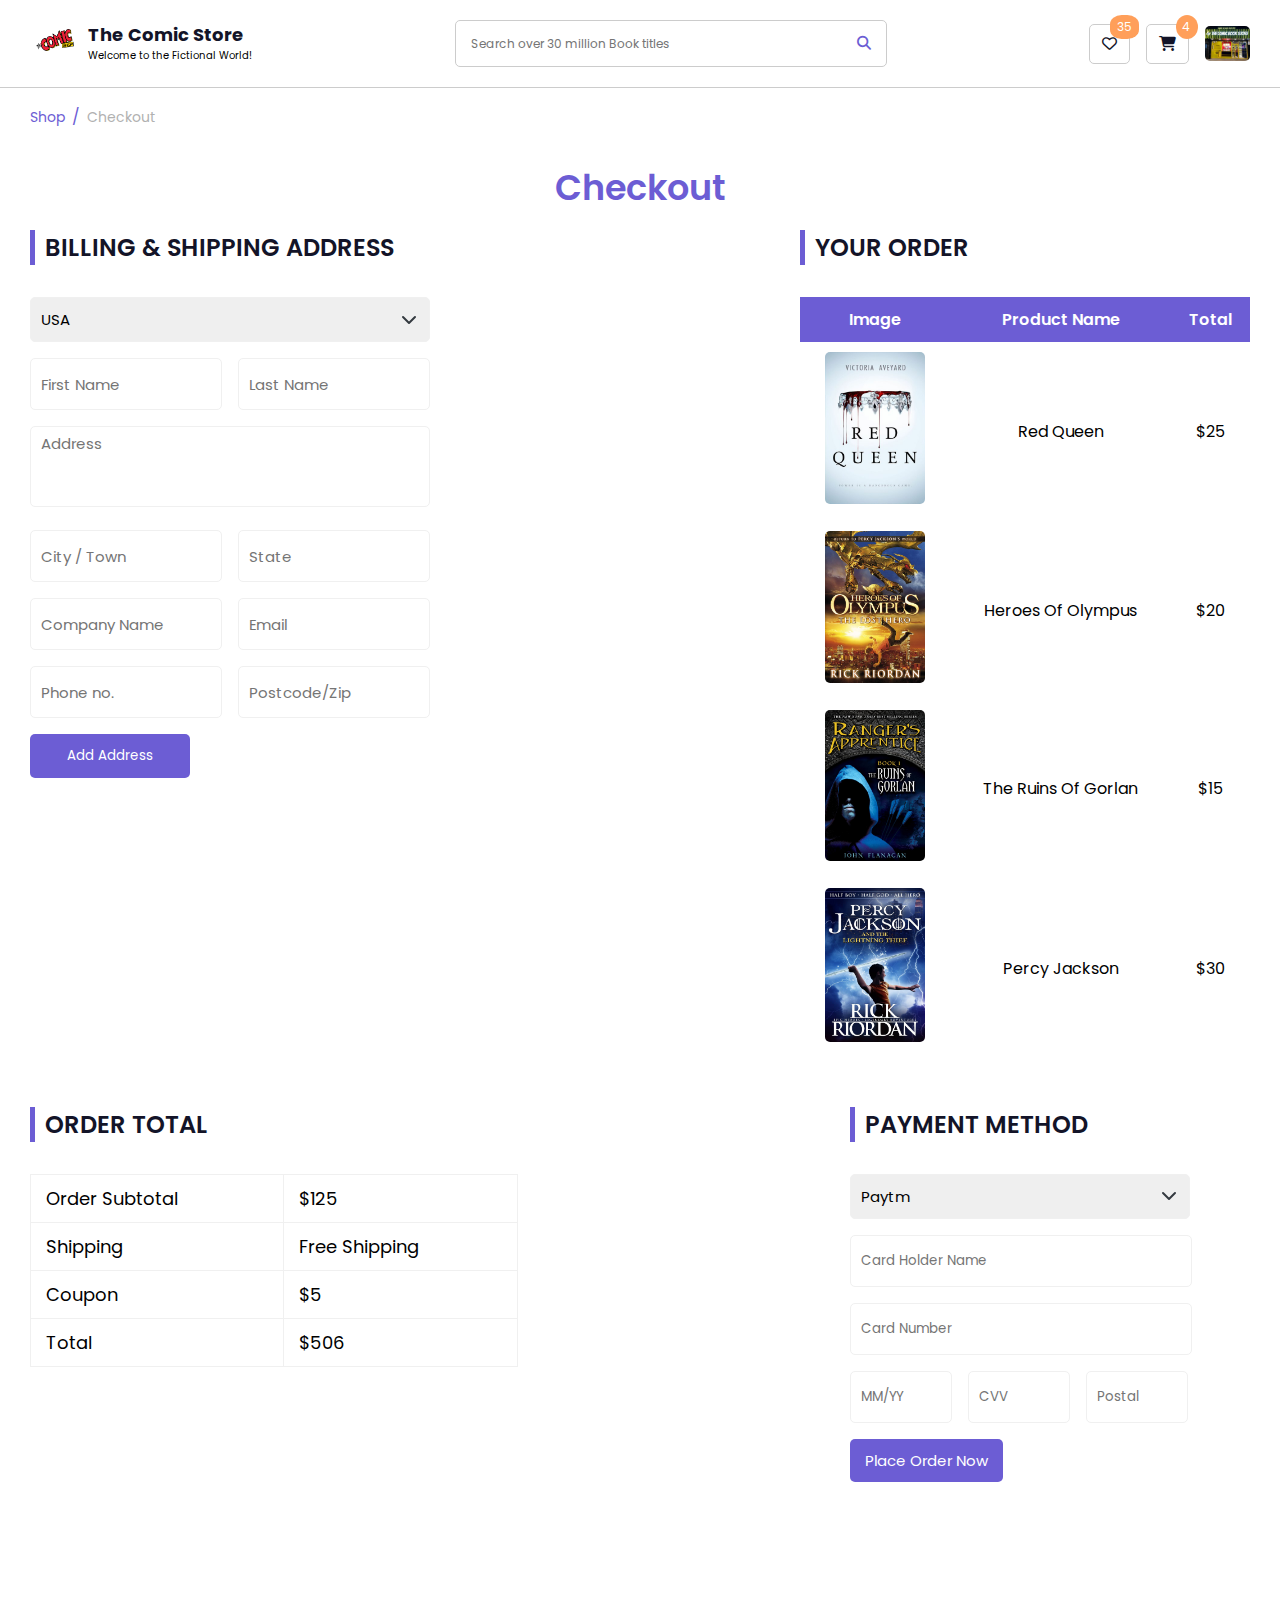
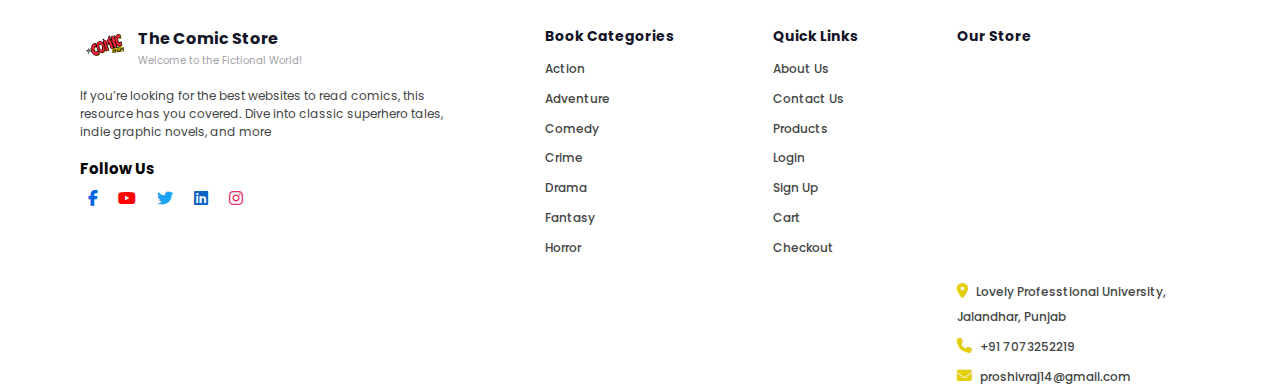
<file: Pages/checkout.html>
<!DOCTYPE html>
<html lang="en">
<head>
    <meta charset="UTF-8">
    <meta http-equiv="X-UA-Compatible" content="IE=edge">
    <meta name="viewport" content="width=device-width, initial-scale=1.0">
    <title>The Comic Store - Online Book Store</title>
    <link rel="stylesheet" href="../css/style.css" />
    <link rel="stylesheet" href="book-filter.css" />
    <!-- Fontawesome Link for Icons -->
    <link
      rel="stylesheet"
      href="https://cdnjs.cloudflare.com/ajax/libs/font-awesome/6.4.0/css/all.min.css"
    />
    <!--- google font link-->
    <link rel="preconnect" href="https://fonts.googleapis.com" />
    <link rel="preconnect" href="https://fonts.gstatic.com" crossorigin />
    <link
      href="https://fonts.googleapis.com/css2?family=Poppins:wght@400;500;600;700;800;900&display=swap"
      rel="stylesheet"
    />
    <link rel="apple-touch-icon" sizes="57x57" href="../favicon/apple-icon-57x57.png">
<link rel="apple-touch-icon" sizes="60x60" href="../favicon/apple-icon-60x60.png">
<link rel="apple-touch-icon" sizes="72x72" href="../favicon/apple-icon-72x72.png">
<link rel="apple-touch-icon" sizes="76x76" href="../favicon/apple-icon-76x76.png">
<link rel="apple-touch-icon" sizes="114x114" href="../favicon/apple-icon-114x114.png">
<link rel="apple-touch-icon" sizes="120x120" href="../favicon/apple-icon-120x120.png">
<link rel="apple-touch-icon" sizes="144x144" href="../favicon/apple-icon-144x144.png">
<link rel="apple-touch-icon" sizes="152x152" href="../favicon/apple-icon-152x152.png">
<link rel="apple-touch-icon" sizes="180x180" href="../favicon/apple-icon-180x180.png">
<link rel="icon" type="image/png" sizes="192x192"  href="../favicon/android-icon-192x192.png">
<link rel="icon" type="image/png" sizes="32x32" href="../favicon/favicon-32x32.png">
<link rel="icon" type="image/png" sizes="96x96" href="../favicon/favicon-96x96.png">
<link rel="icon" type="image/png" sizes="16x16" href="../favicon/favicon-16x16.png">
<link rel="manifest" href="../favicon/manifest.json">
<meta name="msapplication-TileColor" content="#ffffff">
<meta name="msapplication-TileImage" content="/ms-icon-144x144.png">
<meta name="theme-color" content="#ffffff">
</head>
<body>
    <header>
        <nav class="navbar-2">
          <div class="logo">
            <div class="img">
              <img src="../images/the_comic_shop_logo.png" alt="" />
            </div>
            <div class="title">
              <h4>The Comic Store<i class="fa-solid fa-grid"></i></h4>
              <small>Welcome to the Fictional World!</small>
            </div>
          </div>
          <div class="search-box">
            <div class="search-field">
              <input
                type="text"
                placeholder="Search over 30 million Book titles"
              />
              <button class="search-icon">
                <i class="fa-solid fa-magnifying-glass"></i>
              </button>
            </div>
          </div>
          <div class="nav-end">
            <button class="likebtn">
              <i class="fa-regular fa-heart"></i> <span>35</span>
            </button>
            <button class="cart">
              <a href="cart-item.html"><i class="fa-solid fa-cart-shopping"></i> <span>4</span></a>
            </button>
            <div class="profile-img">
              <img
                src="../images/comicstoreph.jpeg"
                alt=""
              />
            </div>
          </div>
        </nav>
      </header>
      <div class="breadcrumb-container">
        <ul class="breadcrumb">
          <li><a href="../index.html" style="color: #6c5dd4">Shop</a></li>
          <li><a href="#">Checkout</a></li>
        </ul>
      </div>

      <section class="checkout-section page">
        <h2>Checkout</h2>
        <div class="main">
          <div class="checkout-form">
            <h4>Billing & Shipping Address</h4>
            <div class="form-container">
              <div class="form-control Country-field">
                <select class="select-box" style="border: 1px solid #f0f0f0;padding: 5px 10px;height: 45px;border-radius: 5px;width: 100%;    appearance: none;
                background-image: url(../images/chevron-down.svg);
                background-repeat: no-repeat;
                background-size: 16px 20px;
                background-position: right 0.75rem center;font-size: 15px;outline: none;">
                  <option>USA</option>
                  <option>India</option>
                  <option>Australia</option>
                  <option>New Zealand</option>
                  <option>russia</option>
                  <option>United Kingdom</option>
                  <option>Africa</option>
                  <option>Sri Lanka</option>
                  <option>Pakistan</option>
                  <option>USA</option>
                  <option>USA</option>
                </select>
              </div>
              <div class="name-field input-field">
                <input type="text" placeholder="First Name">
                <input type="text" placeholder="Last Name">
              </div>
              <div class="address-field">
                <textarea rows="3" placeholder="Address"></textarea>
              </div>
              <div class="input-field">
                <input type="text" placeholder="City / Town">
                <input type="text" placeholder="State">
              </div>
              <div class="input-field">
                <input type="text" placeholder="Company Name">
                <input type="email" placeholder="Email">
              </div>
              <div class="input-field">
                <input type="text" placeholder="Phone no." maxlength="10">
                <input type="text" placeholder="Postcode/Zip">
              </div>
              <button>Add Address</button>
            </div>
          </div>
          <div class="your-order">
            <h4>Your Order</h4>
            <div class="order-table">
              <table cellspacing="0">
                <tr class="heading">
                  <th>Image</th>
                  <th>Product Name</th>
                  <th>Total</th>
                </tr>
                <tr>
                  <td>
                    <img src="../images/book-4.jpg" alt="">
                  </td>
                  <td>Red Queen</td>
                  <td>$25</td>
                </tr>
                <tr>
                  <td>
                    <img src="../images/book-7.jpg" alt="">
                  </td>
                  <td>Heroes Of Olympus</td>
                  <td>$20</td>
                </tr>
                <tr>
                  <td>
                    <img src="../images/book-9.jpg" alt="">
                  </td>
                  <td>The Ruins Of Gorlan</td>
                  <td>$15</td>
                </tr>
                <tr>
                  <td>
                    <img src="../images/book-10.jpg" alt="">
                  </td>
                  <td>Percy Jackson</td>
                  <td>$30</td>
                </tr>
              </table>
            </div>
          </div>
        </div>
      </section>
      <section class="detail-payment">
        <div class="summary-section">
          <h4>Order Total</h4>
          <div class="order-detail-table">
            <table>
              <tr>
                <td>Order Subtotal</td>
                <td>$125</td>
              </tr>
              <tr>
                <td>Shipping</td>
                <td>Free Shipping</td>
              </tr>
              <tr>
                <td>Coupon</td>
                <td>$5</td>
              </tr>
              <tr>
                <td>Total</td>
                <td>$506</td>
              </tr>
            </table>
          </div>
        </div>
        <div class="payment-section">
          <h4>Payment Method</h4>
          <div class="payment-form">
            <div class="payment-option">
              <select>
                <option>Paytm</option>
                <option>Credit Card</option>
                <option>Debit Card</option>
                <option>Cash On Delivery</option>
              </select>
            </div>
            <div class="card-name">
              <input type="text" placeholder="Card Holder Name">
            </div>
            <div class="card-no">
              <input type="text" placeholder="Card Number">
            </div>
            <div class="card-meta">
              <input type="text" placeholder="MM/YY" onfocus="(this.type='month')">
              <input type="text" placeholder="CVV">
              <input type="text" placeholder="Postal">
            </div>
            <button>Place Order Now</button>
          </div>
        </div>
      </section>
      <footer>
        <div class="container">
          <div class="logo-description">
            <div class="logo">
              <div class="img">
                <img src="../images/the_comic_shop_logo.png" alt="">
              </div>
              <div class="title">
                <h4>The Comic Store</h4>
                <small>Welcome to the Fictional World!</small>
              </div>
            </div>
            <div class="logo-body">
              <p>              If you’re looking for the best websites to read comics, this resource has you covered. Dive into classic superhero tales, indie graphic novels, and more
              </p>
            </div>
            <div class="social-links">
              <h4>Follow Us</h4>
              <ul class="links">
                <li><a href=""><i class="fa-brands fa-facebook-f"></i></a></li>
                <li><a href=""><i class="fa-brands fa-youtube"></i></a></li>
                <li><a href=""><i class="fa-brands fa-twitter"></i></a></li>
                <li><a href=""><i class="fa-brands fa-linkedin"></i></a></li>
                <li><a href=""><i class="fa-brands fa-instagram"></i></a></li>
              </ul>
            </div>
          </div>
          <div class="categories list">
            <h4>Book Categories</h4>
            <ul>
              <li><a href="">Action</a></li>
              <li><a href="">Adventure</a></li>
              <li><a href="">Comedy</a></li>
              <li><a href="">Crime</a></li>
              <li><a href="">Drama</a></li>
              <li><a href="">Fantasy</a></li>
              <li><a href="">Horror</a></li>
            </ul>
          </div>
          <div class="quick-links list">
            <h4>Quick Links</h4>
            <ul>
              <li><a href="../index.html">About Us</a></li>
              <li><a href="contact.html">Contact Us</a></li>
              <li><a href="book-filter.html">Products</a></li>
              <li><a href="login.html">Login</a></li>
              <li><a href="registration.html">Sign Up</a></li>
              <li><a href="cart-item.html">Cart</a></li>
              <li><a href="checkout.html">Checkout</a></li>
            </ul>
          </div>
          <div class="our-store list">
            <h4>Our Store</h4>
            <div class="map" style="margin-top: 1rem">
              <iframe
                src="https://www.google.com/maps/d/embed?mid=1fOWrMPRrasEddZTtDvLXWmse3Fw&ehbc=2E312F"
                height="200"
                style="width: 100%; border: none; border-radius: 5px"
                allowfullscreen=""
                loading="lazy"
                referrerpolicy="no-referrer-when-downgrade"
              ></iframe>
            </div>
            <ul>
              <li>
                <a href=""
                  ><i class="fa-solid fa-location-dot"></i>Lovely Professtional University, Jalandhar, Punjab</a
                >
              </li>
              <li>
                <a href=""><i class="fa-solid fa-phone"></i>+91 7073252219</a>
              </li>
              <li>
                <a href=""
                  ><i class="fa-solid fa-envelope"></i>proshivraj14@gmail.com</a
                >
              </li>
            </ul>
          </div>
        </div>
      </footer>
      <button class="back-to-top"><i class="fa-solid fa-chevron-up"></i></button>
      <script src="../js/back-to-top.js"></script>
</body>
</html>
</file>
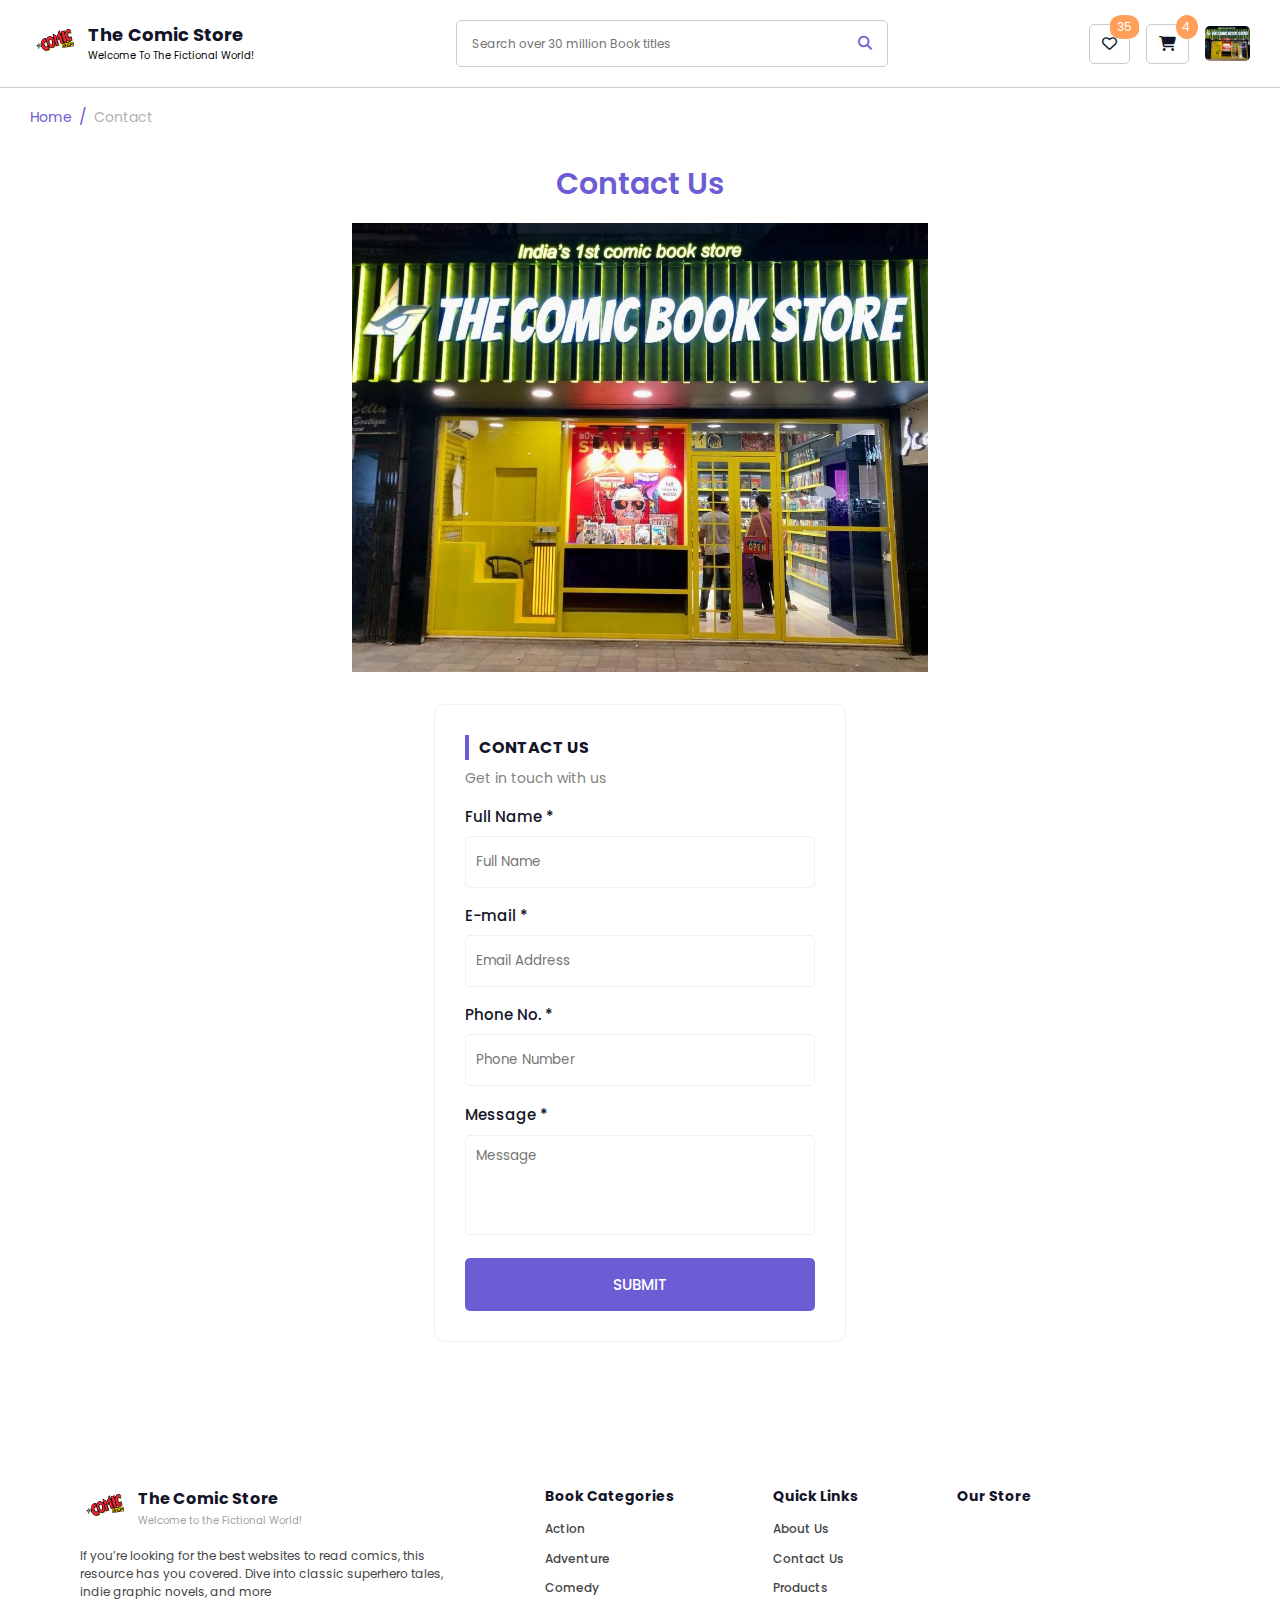
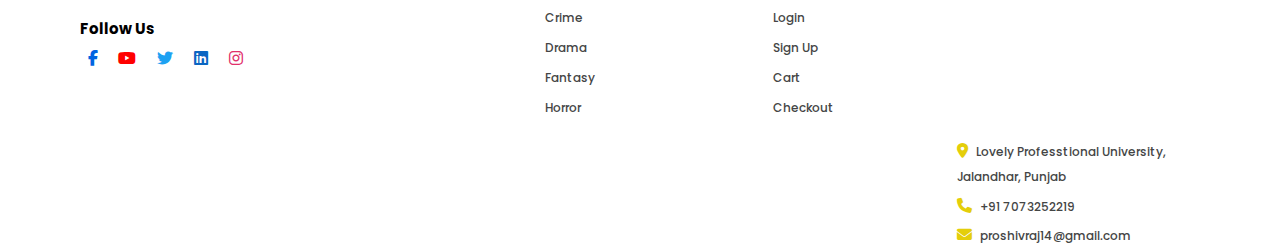
<file: Pages/contact.html>
<!DOCTYPE html>
<html lang="en">
  <head>
    <meta charset="UTF-8" />
    <meta http-equiv="X-UA-Compatible" content="IE=edge" />
    <meta name="viewport" content="width=device-width, initial-scale=1.0" />
    <title>The Comic Store - Online Book Store website</title>
    <link rel="stylesheet" href="../css/style.css" />
    <link rel="stylesheet" href="book-filter.css" />
    <!-- Fontawesome Link for Icons -->
    <link
      rel="stylesheet"
      href="https://cdnjs.cloudflare.com/ajax/libs/font-awesome/6.4.0/css/all.min.css"
    />
    <!--- google font link-->
    <link rel="preconnect" href="https://fonts.googleapis.com" />
    <link rel="preconnect" href="https://fonts.gstatic.com" crossorigin />
    <link
      href="https://fonts.googleapis.com/css2?family=Poppins:wght@400;500;600;700;800;900&display=swap"
      rel="stylesheet"
    />
    <link rel="apple-touch-icon" sizes="57x57" href="../favicon/apple-icon-57x57.png">
<link rel="apple-touch-icon" sizes="60x60" href="../favicon/apple-icon-60x60.png">
<link rel="apple-touch-icon" sizes="72x72" href="../favicon/apple-icon-72x72.png">
<link rel="apple-touch-icon" sizes="76x76" href="../favicon/apple-icon-76x76.png">
<link rel="apple-touch-icon" sizes="114x114" href="../favicon/apple-icon-114x114.png">
<link rel="apple-touch-icon" sizes="120x120" href="../favicon/apple-icon-120x120.png">
<link rel="apple-touch-icon" sizes="144x144" href="../favicon/apple-icon-144x144.png">
<link rel="apple-touch-icon" sizes="152x152" href="../favicon/apple-icon-152x152.png">
<link rel="apple-touch-icon" sizes="180x180" href="../favicon/apple-icon-180x180.png">
<link rel="icon" type="image/png" sizes="192x192"  href="../favicon/android-icon-192x192.png">
<link rel="icon" type="image/png" sizes="32x32" href="../favicon/favicon-32x32.png">
<link rel="icon" type="image/png" sizes="96x96" href="../favicon/favicon-96x96.png">
<link rel="icon" type="image/png" sizes="16x16" href="../favicon/favicon-16x16.png">
<link rel="manifest" href="../favicon/manifest.json">
<meta name="msapplication-TileColor" content="#ffffff">
<meta name="msapplication-TileImage" content="/ms-icon-144x144.png">
<meta name="theme-color" content="#ffffff">
  </head>
  <body>
    <header>
      <nav class="navbar-2">
        <div class="logo">
          <div class="img">
            <img src="../images/the_comic_shop_logo.png" alt="" />
          </div>
          <div class="title">
            <h4>The Comic Store<i class="fa-solid fa-grid"></i></h4>
            <small>Welcome To The Fictional World!</small>
          </div>
        </div>
        <div class="search-box">
          <div class="search-field">
            <input
              type="text"
              placeholder="Search over 30 million Book titles"
            />
            <button class="search-icon">
              <i class="fa-solid fa-magnifying-glass"></i>
            </button>
          </div>
        </div>
        <div class="nav-end">
          <button class="likebtn">
            <i class="fa-regular fa-heart"></i> <span>35</span>
          </button>
          <button class="cart">
            <a href="cart-item.html"><i class="fa-solid fa-cart-shopping"></i> <span>4</span></a>
          </button>
          <div class="profile-img">
            <img
              src="../images/comicstoreph.jpeg"
              alt=""
            />
          </div>
        </div>
      </nav>
    </header>
    <div class="breadcrumb-container">
      <ul class="breadcrumb">
        <li><a href="../index.html" style="color: #6c5dd4">Home</a></li>
        <li><a href="#">Contact</a></li>
      </ul>
    </div>

    <section class="contact">
      <h3>Contact Us</h3>
      <div class="main">
        <div class="map">
          
         <img src="../images/comicstoreph.jpeg" alt="" class="uii">
        </div>
        <div class="contact-form">
          <h4>Contact Us</h4>
          <p>Get in touch with us</p>
          <div class="input-form">
            <div class="input-field">
              <label for="name">Full Name *</label>
              <input type="text" name="" id="name" placeholder="Full Name" />
            </div>
            <div class="input-field">
              <label for="email">E-mail *</label>
              <input type="email" name="" id="email" placeholder="Email Address" />
            </div>
            <div class="input-field">
              <label for="phone">Phone No. *</label>
              <input type="text" name="" id="phone" placeholder="Phone Number" />
            </div>
            <div class="message">
                <label for="message">Message *</label>
                <textarea placeholder="Message" id="message"></textarea>
            </div>
            <button>submit</button>
          </div>
        </div>
      </div>
    </section>
    <footer>
      <div class="container">
        <div class="logo-description">
          <div class="logo">
            <div class="img">
              <img src="../images/the_comic_shop_logo.png" alt="" />
            </div>
            <div class="title">
              <h4>The Comic Store</h4>
              <small>Welcome to the Fictional World!</small>
            </div>
          </div>
          <div class="logo-body">
            <p>
              If you’re looking for the best websites to read comics, this resource has you covered. Dive into classic superhero tales, indie graphic novels, and more

            </p>
          </div>
          <div class="social-links">
            <h4>Follow Us</h4>
            <ul class="links">
              <li>
                <a href=""><i class="fa-brands fa-facebook-f"></i></a>
              </li>
              <li>
                <a href=""><i class="fa-brands fa-youtube"></i></a>
              </li>
              <li>
                <a href=""><i class="fa-brands fa-twitter"></i></a>
              </li>
              <li>
                <a href=""><i class="fa-brands fa-linkedin"></i></a>
              </li>
              <li>
                <a href=""><i class="fa-brands fa-instagram"></i></a>
              </li>
            </ul>
          </div>
        </div>
        <div class="categories list">
          <h4>Book Categories</h4>
          <ul>
            <li><a href="">Action</a></li>
            <li><a href="">Adventure</a></li>
            <li><a href="">Comedy</a></li>
            <li><a href="">Crime</a></li>
            <li><a href="">Drama</a></li>
            <li><a href="">Fantasy</a></li>
            <li><a href="">Horror</a></li>
          </ul>
        </div>
        <div class="quick-links list">
          <h4>Quick Links</h4>
          <ul>
            <li><a href="../index.html">About Us</a></li>
            <li><a href="contact.html">Contact Us</a></li>
            <li><a href="book-filter.html">Products</a></li>
            <li><a href="login.html">Login</a></li>
            <li><a href="registration.html">Sign Up</a></li>
            <li><a href="cart-item.html">Cart</a></li>
            <li><a href="checkout.html">Checkout</a></li>
          </ul>
        </div>
        <div class="our-store list">
          <h4>Our Store</h4>
          <div class="map" style="margin-top: 1rem">
            <iframe
              src="https://www.google.com/maps/d/embed?mid=1fOWrMPRrasEddZTtDvLXWmse3Fw&ehbc=2E312F"
              height="200"
              style="width: 100%; border: none; border-radius: 5px"
              allowfullscreen=""
              loading="lazy"
              referrerpolicy="no-referrer-when-downgrade"
            ></iframe>
          </div>
          <ul>
            <li>
              <a href=""
                ><i class="fa-solid fa-location-dot"></i>Lovely Professtional University, Jalandhar, Punjab</a
              >
            </li>
            <li>
              <a href=""><i class="fa-solid fa-phone"></i>+91 7073252219</a>
            </li>
            <li>
              <a href=""
                ><i class="fa-solid fa-envelope"></i>proshivraj14@gmail.com</a
              >
            </li>
          </ul>
        </div>
      </div>
    </footer>
    <button class="back-to-top"><i class="fa-solid fa-chevron-up"></i></button>
    <script src="../js/back-to-top.js"></script>
  </body>
</html>
</file>
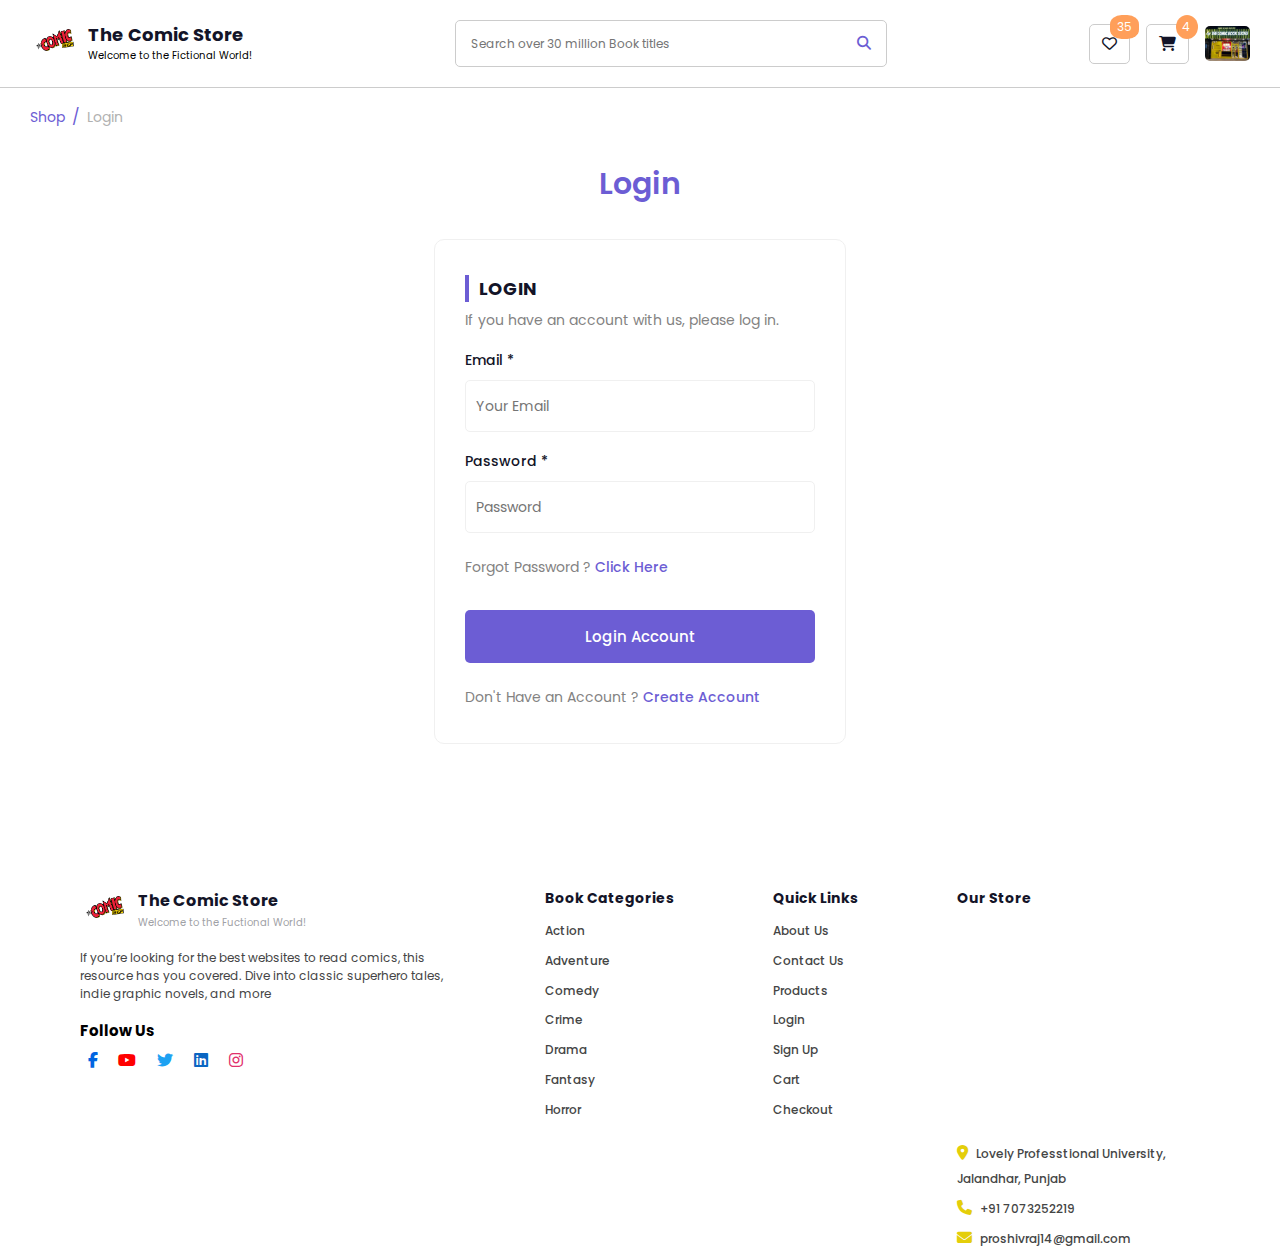
<file: Pages/login.html>
<!DOCTYPE html>
<html lang="en">
  <head>
    <meta charset="UTF-8" />
    <meta http-equiv="X-UA-Compatible" content="IE=edge" />
    <meta name="viewport" content="width=device-width, initial-scale=1.0" />
    <title>The Comic Store - Online Book Store website</title>
    <link rel="stylesheet" href="../css/style.css" />
    <link rel="stylesheet" href="book-filter.css" />
    <!-- Fontawesome Link for Icons -->
    <link
      rel="stylesheet"
      href="https://cdnjs.cloudflare.com/ajax/libs/font-awesome/6.4.0/css/all.min.css"
    />
    <!--- google font link-->
    <link rel="preconnect" href="https://fonts.googleapis.com" />
    <link rel="preconnect" href="https://fonts.gstatic.com" crossorigin />
    <link
      href="https://fonts.googleapis.com/css2?family=Poppins:wght@400;500;600;700;800;900&display=swap"
      rel="stylesheet"
    />
    <link rel="apple-touch-icon" sizes="57x57" href="../favicon/apple-icon-57x57.png">
<link rel="apple-touch-icon" sizes="60x60" href="../favicon/apple-icon-60x60.png">
<link rel="apple-touch-icon" sizes="72x72" href="../favicon/apple-icon-72x72.png">
<link rel="apple-touch-icon" sizes="76x76" href="../favicon/apple-icon-76x76.png">
<link rel="apple-touch-icon" sizes="114x114" href="../favicon/apple-icon-114x114.png">
<link rel="apple-touch-icon" sizes="120x120" href="../favicon/apple-icon-120x120.png">
<link rel="apple-touch-icon" sizes="144x144" href="../favicon/apple-icon-144x144.png">
<link rel="apple-touch-icon" sizes="152x152" href="../favicon/apple-icon-152x152.png">
<link rel="apple-touch-icon" sizes="180x180" href="../favicon/apple-icon-180x180.png">
<link rel="icon" type="image/png" sizes="192x192"  href="../favicon/android-icon-192x192.png">
<link rel="icon" type="image/png" sizes="32x32" href="../favicon/favicon-32x32.png">
<link rel="icon" type="image/png" sizes="96x96" href="../favicon/favicon-96x96.png">
<link rel="icon" type="image/png" sizes="16x16" href="../favicon/favicon-16x16.png">
<link rel="manifest" href="../favicon/manifest.json">
<meta name="msapplication-TileColor" content="#ffffff">
<meta name="msapplication-TileImage" content="/ms-icon-144x144.png">
<meta name="theme-color" content="#ffffff">
  </head>
  <body>
    <header>
      <nav class="navbar-2">
        <div class="logo">
          <div class="img">
            <img src="../images/the_comic_shop_logo.png" alt="" />
          </div>
          <div class="title">
            <h4>The Comic Store<i class="fa-solid fa-grid"></i></h4>
            <small>Welcome to the Fictional World!</small>
          </div>
        </div>
        <div class="search-box">
          <div class="search-field">
            <input
              type="text"
              placeholder="Search over 30 million Book titles"
            />
            <button class="search-icon">
              <i class="fa-solid fa-magnifying-glass"></i>
            </button>
          </div>
        </div>
        <div class="nav-end">
          <button class="likebtn">
            <i class="fa-regular fa-heart"></i> <span>35</span>
          </button>
          <button class="cart">
            <a href="cart-item.html"><i class="fa-solid fa-cart-shopping"></i> <span>4</span></a>
          </button>
          <div class="profile-img">
            <img src="../images/comicstoreph.jpeg"  alt=""
            />
          </div>
        </div>
      </nav>
    </header>
    <div class="breadcrumb-container">
      <ul class="breadcrumb">
        <li><a href="../index.html" style="color: #6c5dd4">Shop</a></li>
        <li><a href="#">Login</a></li>
      </ul>
    </div>
<!-- <video id="myviddeo"><source src="https://giffiles.alphacoders.com/125/125234.gif" type="video"></video> -->
    <section class="login">
      <h3>Login</h3>
      <div class="login-form">
        <h4>Login</h4>
        <p>If you have an account with us, please log in.</p>
        <div class="input-form">
          <div class="input-field">
            <label for="email">Email *</label>
            <input type="email" name="" id="email" placeholder="Your Email">
          </div>
          <div class="input-field">
            <label for="password">Password *</label>
            <input type="password" name="" id="password" placeholder="Password">
          </div>
          
          <p>Forgot Password ?<a href=""> Click Here</a></p>
          <button>Login Account</button>
          <p>Don't Have an Account ? <a href="registration.html">Create Account</a></p>
        </div>
      </div>
    </section>
    <footer>
      <div class="container">
        <div class="logo-description">
          <div class="logo">
            <div class="img">
              <img src="../images/the_comic_shop_logo.png" alt="" />
            </div>
            <div class="title">
              <h4>The Comic Store</h4>
              <small>Welcome to the Fuctional World!</small>
            </div>
          </div>
          <div class="logo-body">
            <p>
              If you’re looking for the best websites to read comics, this resource has you covered. Dive into classic superhero tales, indie graphic novels, and more

            </p>
          </div>
          <div class="social-links">
            <h4>Follow Us</h4>
            <ul class="links">
              <li>
                <a href=""><i class="fa-brands fa-facebook-f"></i></a>
              </li>
              <li>
                <a href=""><i class="fa-brands fa-youtube"></i></a>
              </li>
              <li>
                <a href=""><i class="fa-brands fa-twitter"></i></a>
              </li>
              <li>
                <a href=""><i class="fa-brands fa-linkedin"></i></a>
              </li>
              <li>
                <a href=""><i class="fa-brands fa-instagram"></i></a>
              </li>
            </ul>
          </div>
        </div>
        <div class="categories list">
          <h4>Book Categories</h4>
          <ul>
            <li><a href="">Action</a></li>
            <li><a href="">Adventure</a></li>
            <li><a href="">Comedy</a></li>
            <li><a href="">Crime</a></li>
            <li><a href="">Drama</a></li>
            <li><a href="">Fantasy</a></li>
            <li><a href="">Horror</a></li>
          </ul>
        </div>
        <div class="quick-links list">
          <h4>Quick Links</h4>
          <ul>
            <li><a href="../index.html">About Us</a></li>
            <li><a href="contact.html">Contact Us</a></li>
            <li><a href="book-filter.html">Products</a></li>
            <li><a href="login.html">Login</a></li>
            <li><a href="registration.html">Sign Up</a></li>
            <li><a href="cart-item.html">Cart</a></li>
            <li><a href="checkout.html">Checkout</a></li>
          </ul>
        </div>
        <div class="our-store list">
          <h4>Our Store</h4>
          <div class="map" style="margin-top: 1rem">
            <iframe
              src="https://www.google.com/maps/d/embed?mid=1fOWrMPRrasEddZTtDvLXWmse3Fw&ehbc=2E312F"
              height="200"
              style="width: 100%; border: none; border-radius: 5px"
              allowfullscreen=""
              loading="lazy"
              referrerpolicy="no-referrer-when-downgrade"
            ></iframe>
          </div>
          <ul>
            <li>
              <a href=""
                ><i class="fa-solid fa-location-dot"></i>Lovely Professtional University, Jalandhar, Punjab</a
              >
            </li>
            <li>
              <a href=""><i class="fa-solid fa-phone"></i>+91 7073252219</a>
            </li>
            <li>
              <a href=""
                ><i class="fa-solid fa-envelope"></i>proshivraj14@gmail.com</a
              >
            </li>
          </ul>
        </div>
      </div>
    </footer>
    <button class="back-to-top"><i class="fa-solid fa-chevron-up"></i></button>
    <script src="../js/back-to-top.js"></script>
  </body>
</html>
</file>
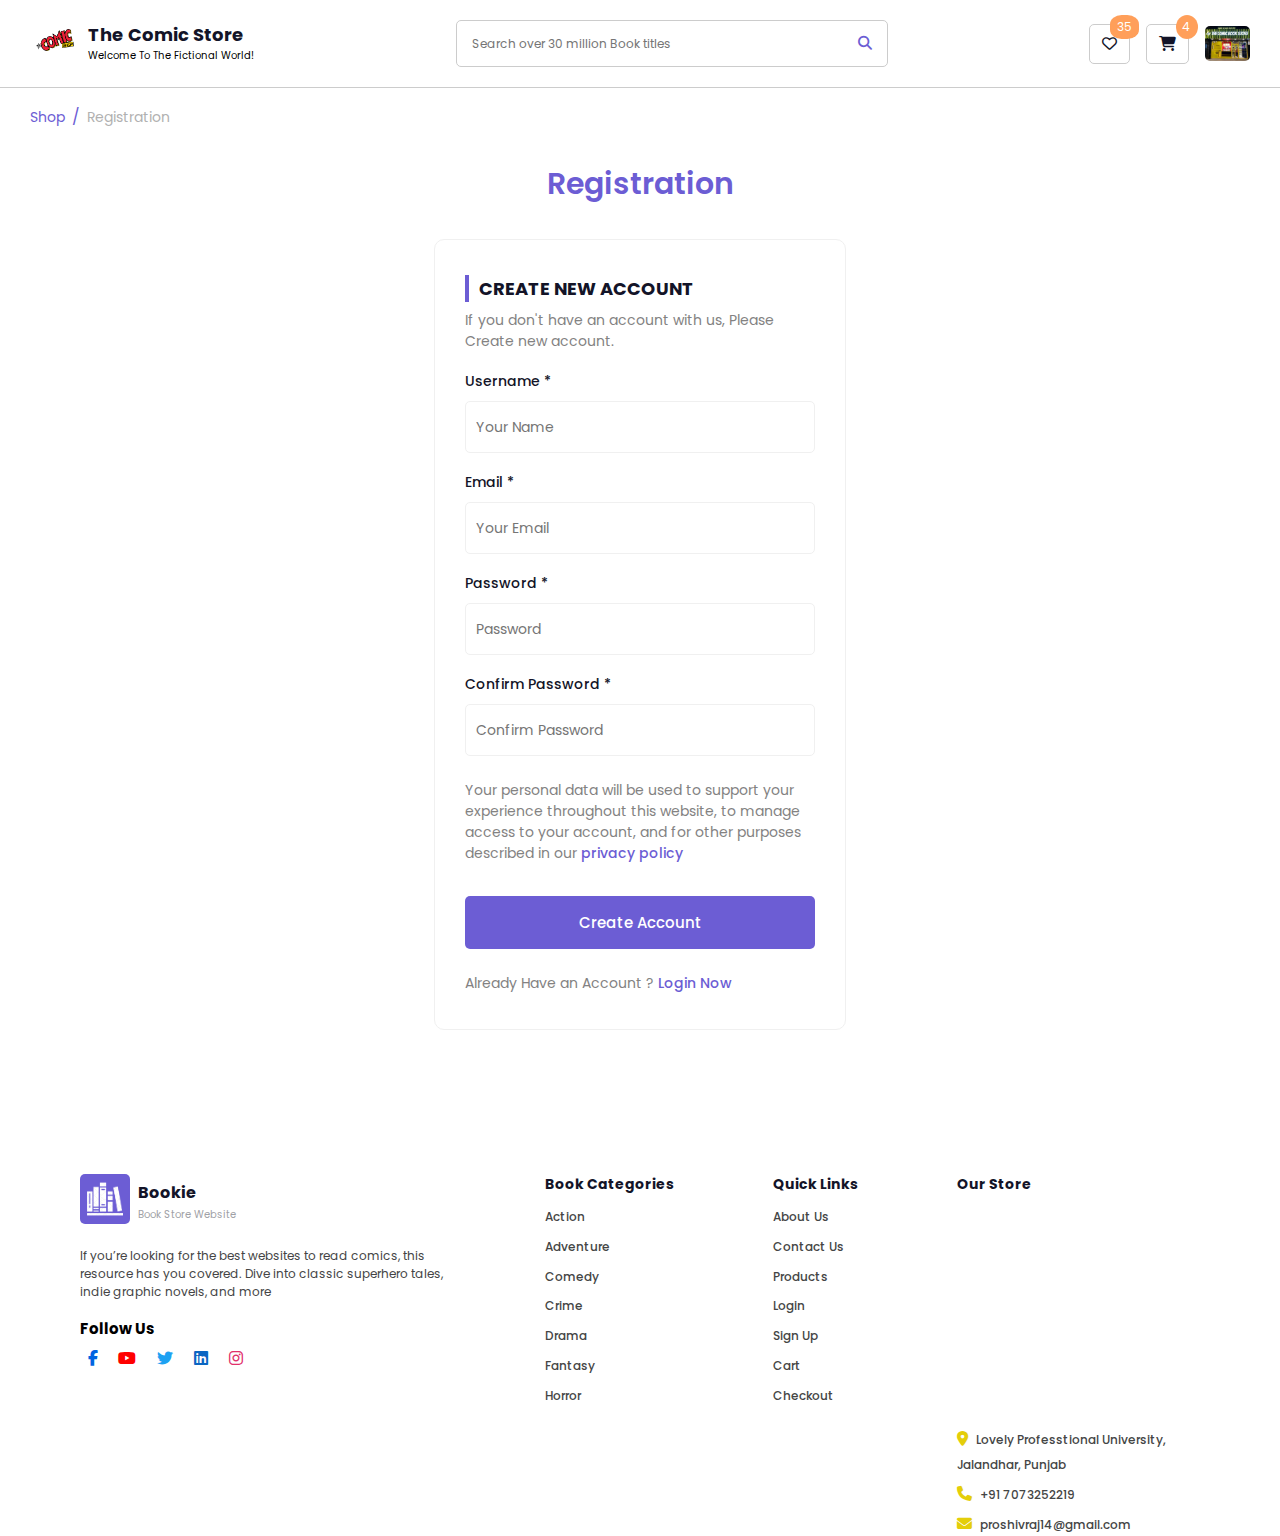
<file: Pages/registration.html>
<!DOCTYPE html>
<html lang="en">
  <head>
    <meta charset="UTF-8" />
    <meta http-equiv="X-UA-Compatible" content="IE=edge" />
    <meta name="viewport" content="width=device-width, initial-scale=1.0" />
    <title>The Comic Store - Online Book Store website</title>
    <link rel="stylesheet" href="../css/style.css" />
    <link rel="stylesheet" href="book-filter.css" />
    <!-- Fontawesome Link for Icons -->
    <link
      rel="stylesheet"
      href="https://cdnjs.cloudflare.com/ajax/libs/font-awesome/6.4.0/css/all.min.css"
    />
    <!--- google font link-->
    <link rel="preconnect" href="https://fonts.googleapis.com" />
    <link rel="preconnect" href="https://fonts.gstatic.com" crossorigin />
    <link
      href="https://fonts.googleapis.com/css2?family=Poppins:wght@400;500;600;700;800;900&display=swap"
      rel="stylesheet"
    />
    <link rel="apple-touch-icon" sizes="57x57" href="../favicon/apple-icon-57x57.png">
<link rel="apple-touch-icon" sizes="60x60" href="../favicon/apple-icon-60x60.png">
<link rel="apple-touch-icon" sizes="72x72" href="../favicon/apple-icon-72x72.png">
<link rel="apple-touch-icon" sizes="76x76" href="../favicon/apple-icon-76x76.png">
<link rel="apple-touch-icon" sizes="114x114" href="../favicon/apple-icon-114x114.png">
<link rel="apple-touch-icon" sizes="120x120" href="../favicon/apple-icon-120x120.png">
<link rel="apple-touch-icon" sizes="144x144" href="../favicon/apple-icon-144x144.png">
<link rel="apple-touch-icon" sizes="152x152" href="../favicon/apple-icon-152x152.png">
<link rel="apple-touch-icon" sizes="180x180" href="../favicon/apple-icon-180x180.png">
<link rel="icon" type="image/png" sizes="192x192"  href="../favicon/android-icon-192x192.png">
<link rel="icon" type="image/png" sizes="32x32" href="../favicon/favicon-32x32.png">
<link rel="icon" type="image/png" sizes="96x96" href="../favicon/favicon-96x96.png">
<link rel="icon" type="image/png" sizes="16x16" href="../favicon/favicon-16x16.png">
<link rel="manifest" href="../favicon/manifest.json">
<meta name="msapplication-TileColor" content="#ffffff">
<meta name="msapplication-TileImage" content="/ms-icon-144x144.png">
<meta name="theme-color" content="#ffffff">
  </head>
  <body>
    <header>
      <nav class="navbar-2">
        <div class="logo">
          <div class="img">
            <img src="../images/the_comic_shop_logo.png" alt="" />
          </div>
          <div class="title">
            <h4>The Comic Store<i class="fa-solid fa-grid"></i></h4>
            <small>Welcome To The Fictional World!</small>
          </div>
        </div>
        <div class="search-box">
          <div class="search-field">
            <input
              type="text"
              placeholder="Search over 30 million Book titles"
            />
            <button class="search-icon">
              <i class="fa-solid fa-magnifying-glass"></i>
            </button>
          </div>
        </div>
        <div class="nav-end">
          <button class="likebtn">
            <i class="fa-regular fa-heart"></i> <span>35</span>
          </button>
          <button class="cart">
            <a href="cart-item.html"><i class="fa-solid fa-cart-shopping"></i> <span>4</span></a>
          </button>
          <div class="profile-img">
            <img
              src="../images/comicstoreph.jpeg"
              alt=""
            />
          </div>
        </div>
      </nav>
    </header>
    <div class="breadcrumb-container">
      <ul class="breadcrumb">
        <li><a href="../index.html" style="color: #6c5dd4">Shop</a></li>
        <li><a href="#">Registration</a></li>
      </ul>
    </div>

    <section class="registration">
      <h3>Registration</h3>
      <div class="registration-form">
        <h4>Create New Account</h4>
        <p>If you don't have an account with us, Please Create new account.</p>
        <div class="input-form">
          <div class="input-field">
            <label for="name">Username *</label>
            <input type="text" name="" id="name" placeholder="Your Name">
          </div>
          <div class="input-field">
            <label for="email">Email *</label>
            <input type="email" name="" id="email" placeholder="Your Email">
          </div>
          <div class="input-field">
            <label for="password">Password *</label>
            <input type="password" name="" id="password" placeholder="Password">
          </div>
          <div class="input-field">
            <label for="cpassword">Confirm Password *</label>
            <input type="password" name="" id="cpassword" placeholder="Confirm Password">
          </div>
          <p>Your personal data will be used to support your experience throughout this website, to manage access to your account, and for other purposes described in our <a href="">privacy policy</a></p>
          <button>Create Account</button>
          <p>Already Have an Account ? <a href="login.html">Login Now</a></p>
        </div>
      </div>
    </section>

    <footer>
      <div class="container">
        <div class="logo-description">
          <div class="logo">
            <div class="img">
              <img src="../images/logo.png" alt="" />
            </div>
            <div class="title">
              <h4>Bookie</h4>
              <small>Book Store Website</small>
            </div>
          </div>
          <div class="logo-body">
            <p>
              If you’re looking for the best websites to read comics, this resource has you covered. Dive into classic superhero tales, indie graphic novels, and more

            </p>
          </div>
          <div class="social-links">
            <h4>Follow Us</h4>
            <ul class="links">
              <li>
                <a href=""><i class="fa-brands fa-facebook-f"></i></a>
              </li>
              <li>
                <a href=""><i class="fa-brands fa-youtube"></i></a>
              </li>
              <li>
                <a href=""><i class="fa-brands fa-twitter"></i></a>
              </li>
              <li>
                <a href=""><i class="fa-brands fa-linkedin"></i></a>
              </li>
              <li>
                <a href=""><i class="fa-brands fa-instagram"></i></a>
              </li>
            </ul>
          </div>
        </div>
        <div class="categories list">
          <h4>Book Categories</h4>
          <ul>
            <li><a href="">Action</a></li>
            <li><a href="">Adventure</a></li>
            <li><a href="">Comedy</a></li>
            <li><a href="">Crime</a></li>
            <li><a href="">Drama</a></li>
            <li><a href="">Fantasy</a></li>
            <li><a href="">Horror</a></li>
          </ul>
        </div>
        <div class="quick-links list">
          <h4>Quick Links</h4>
          <ul>
            <li><a href="../index.html">About Us</a></li>
            <li><a href="contact.html">Contact Us</a></li>
            <li><a href="book-filter.html">Products</a></li>
            <li><a href="login.html">Login</a></li>
            <li><a href="registration.html">Sign Up</a></li>
            <li><a href="cart-item.html">Cart</a></li>
            <li><a href="checkout.html">Checkout</a></li>
          </ul>
        </div>
        <div class="our-store list">
          <h4>Our Store</h4>
          <div class="map" style="margin-top: 1rem">
            <iframe
              src="https://www.google.com/maps/d/embed?mid=1fOWrMPRrasEddZTtDvLXWmse3Fw&ehbc=2E312F"
              height="200"
              style="width: 100%; border: none; border-radius: 5px"
              allowfullscreen=""
              loading="lazy"
              referrerpolicy="no-referrer-when-downgrade"
            ></iframe>
          </div>
          <ul>
            <li>
              <a href=""
                ><i class="fa-solid fa-location-dot"></i>Lovely Professtional University, Jalandhar, Punjab</a
              >
            </li>
            <li>
              <a href=""><i class="fa-solid fa-phone"></i>+91 7073252219</a>
            </li>
            <li>
              <a href=""
                ><i class="fa-solid fa-envelope"></i>proshivraj14@gmail.com</a
              >
            </li>
          </ul>
        </div>
      </div>
    </footer>
    <button class="back-to-top"><i class="fa-solid fa-chevron-up"></i></button>
    <script src="../js/back-to-top.js"></script>
  </body>
</html>
</file>
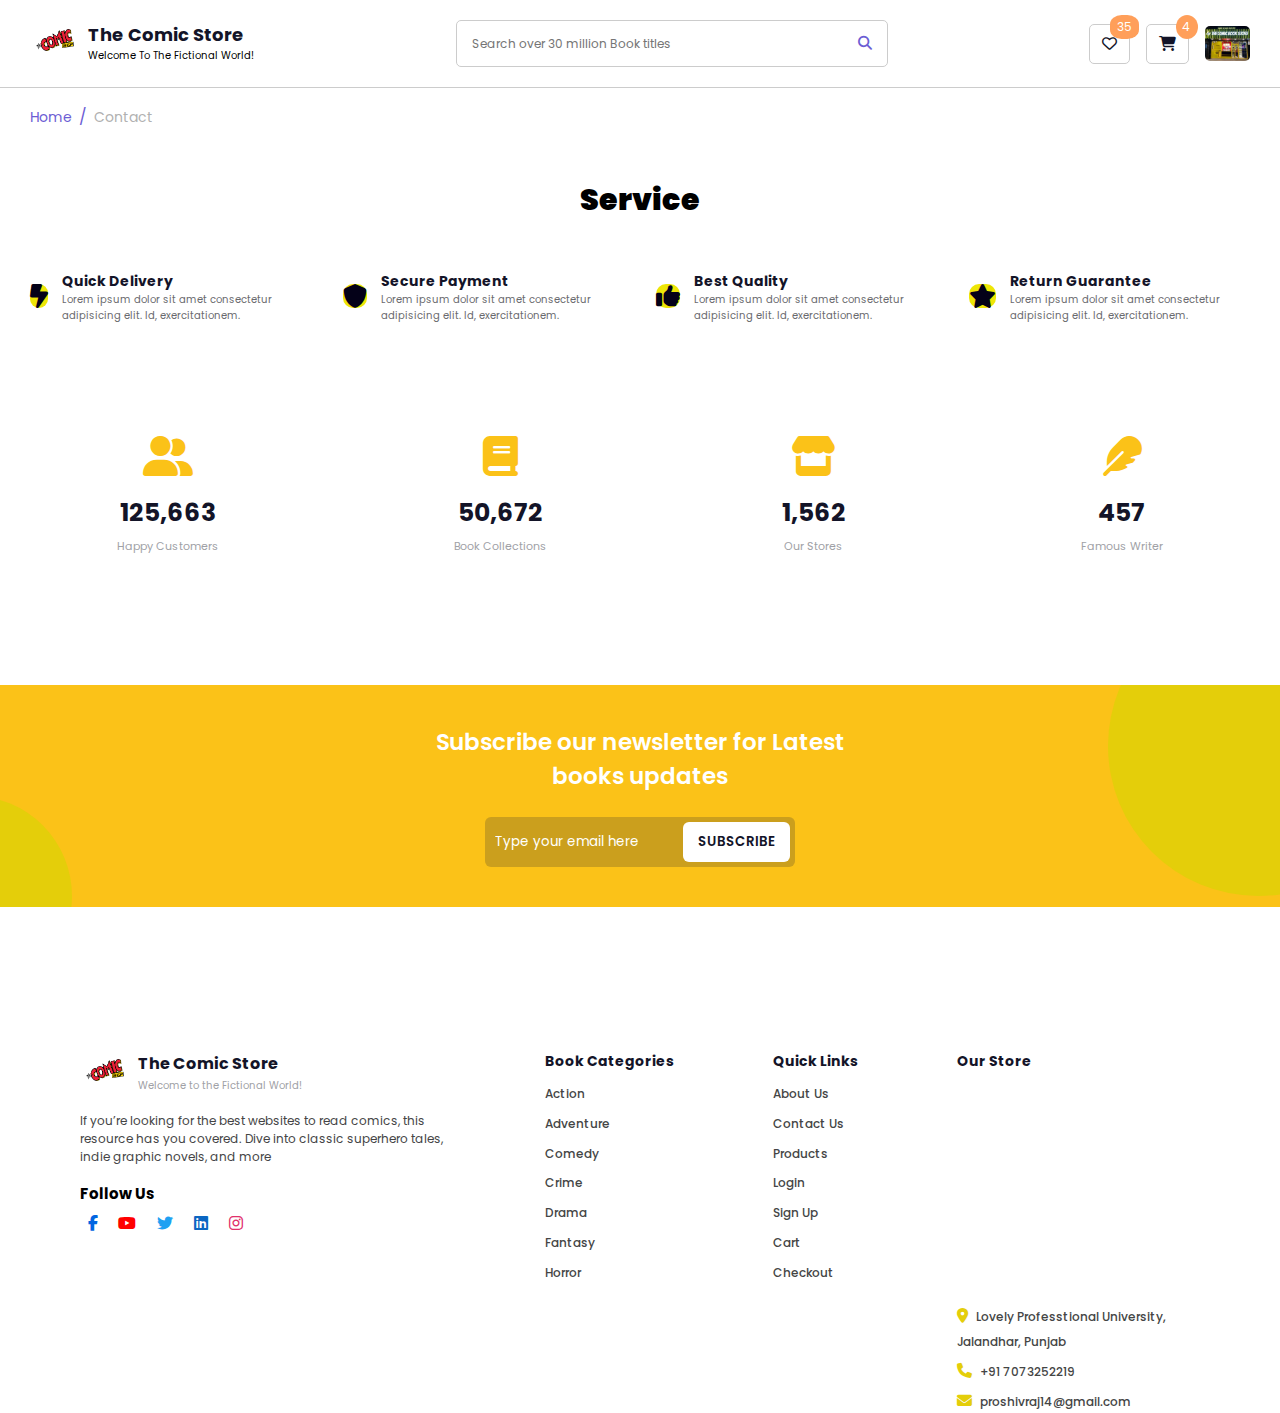
<file: Pages/service.html>
<!DOCTYPE html>
<html lang="en">
<head>
    <meta charset="UTF-8">
    <meta http-equiv="X-UA-Compatible" content="IE=edge">
    <meta name="viewport" content="width=device-width, initial-scale=1.0">
    <title>The Comic Store - Online Book Store website</title>
    <link rel="stylesheet" href="../css/style.css" />
    <link rel="stylesheet" href="book-filter.css" />
    <!-- Fontawesome Link for Icons -->
    <link
      rel="stylesheet"
      href="https://cdnjs.cloudflare.com/ajax/libs/font-awesome/6.4.0/css/all.min.css"
    />
    <!--- google font link-->
    <link rel="preconnect" href="https://fonts.googleapis.com" />
    <link rel="preconnect" href="https://fonts.gstatic.com" crossorigin />
    <link
      href="https://fonts.googleapis.com/css2?family=Poppins:wght@400;500;600;700;800;900&display=swap"
      rel="stylesheet"
    />
    <link rel="apple-touch-icon" sizes="57x57" href="../favicon/apple-icon-57x57.png">
<link rel="apple-touch-icon" sizes="60x60" href="../favicon/apple-icon-60x60.png">
<link rel="apple-touch-icon" sizes="72x72" href="../favicon/apple-icon-72x72.png">
<link rel="apple-touch-icon" sizes="76x76" href="../favicon/apple-icon-76x76.png">
<link rel="apple-touch-icon" sizes="114x114" href="../favicon/apple-icon-114x114.png">
<link rel="apple-touch-icon" sizes="120x120" href="../favicon/apple-icon-120x120.png">
<link rel="apple-touch-icon" sizes="144x144" href="../favicon/apple-icon-144x144.png">
<link rel="apple-touch-icon" sizes="152x152" href="../favicon/apple-icon-152x152.png">
<link rel="apple-touch-icon" sizes="180x180" href="../favicon/apple-icon-180x180.png">
<link rel="icon" type="image/png" sizes="192x192"  href="../favicon/android-icon-192x192.png">
<link rel="icon" type="image/png" sizes="32x32" href="../favicon/favicon-32x32.png">
<link rel="icon" type="image/png" sizes="96x96" href="../favicon/favicon-96x96.png">
<link rel="icon" type="image/png" sizes="16x16" href="../favicon/favicon-16x16.png">
<link rel="manifest" href="../favicon/manifest.json">
<meta name="msapplication-TileColor" content="#ffffff">
<meta name="msapplication-TileImage" content="/ms-icon-144x144.png">
<meta name="theme-color" content="#ffffff">
</head>
<body>
    <header>
        <nav class="navbar-2">
          <div class="logo">
            <div class="img">
              <img src="../images/the_comic_shop_logo.png" alt="" />
            </div>
            <div class="title">
              <h4>The Comic Store<i class="fa-solid fa-grid"></i></h4>
              <small>Welcome To The Fictional World!</small>
            </div>
          </div>
          <div class="search-box">
            <div class="search-field">
              <input
                type="text"
                placeholder="Search over 30 million Book titles"
              />
              <button class="search-icon">
                <i class="fa-solid fa-magnifying-glass"></i>
              </button>
            </div>
          </div>
          <div class="nav-end">
            <button class="likebtn">
              <i class="fa-regular fa-heart"></i> <span>35</span>
            </button>
            <button class="cart">
              <a href="cart-item.html"><i class="fa-solid fa-cart-shopping"></i> <span>4</span></a>
            </button>
            <div class="profile-img">
              <img
                src="../images/comicstoreph.jpeg"
                alt=""
              />
            </div>
          </div>
        </nav>
      </header>
      <div class="breadcrumb-container">
        <ul class="breadcrumb">
          <li><a href="../index.html" style="color: #6c5dd4">Home</a></li>
          <li><a href="#">Contact</a></li>
        </ul>
      </div>
      <div class="service-title">
          <h3 style="color: black;"><strong>Service</strong></h3>
      </div>
      <section class="service" style="margin-top: 3rem;">
        <div class="service-container">
          <div class="service-card">
            <div class="icon">
              <i class="fa-solid fa-bolt-lightning"></i>
            </div>
            <div class="service-content">
              <h5>Quick Delivery</h5>
              <p>
                Lorem ipsum dolor sit amet consectetur adipisicing elit. Id,
                exercitationem.
              </p>
            </div>
          </div>
          <div class="service-card">
            <div class="icon">
              <i class="fa-solid fa-shield"></i>
            </div>
            <div class="service-content">
              <h5>Secure Payment</h5>
              <p>
                Lorem ipsum dolor sit amet consectetur adipisicing elit. Id,
                exercitationem.
              </p>
            </div>
          </div>
          <div class="service-card">
            <div class="icon">
              <i class="fa-solid fa-thumbs-up"></i>
            </div>
            <div class="service-content">
              <h5>Best Quality</h5>
              <p>
                Lorem ipsum dolor sit amet consectetur adipisicing elit. Id,
                exercitationem.
              </p>
            </div>
          </div>
          <div class="service-card">
            <div class="icon">
              <i class="fa-solid fa-star"></i>
            </div>
            <div class="service-content">
              <h5>Return Guarantee</h5>
              <p>
                Lorem ipsum dolor sit amet consectetur adipisicing elit. Id,
                exercitationem.
              </p>
            </div>
          </div>
        </div>
      </section>

      <section class="countdown">
        <div class="container">
          <div class="customer counter">
            <div class="icon">
              <i class="fa-solid fa-user-group"></i>
            </div>
            <div class="content">
              <h4 class="count">125,663</h4>
              <small>Happy Customers</small>
            </div>
          </div>
          <div class="book counter">
            <div class="icon">
              <i class="fa-solid fa-book"></i>
            </div>
            <div class="content">
              <h4 class="count">50,672</h4>
              <small>Book Collections</small>
            </div>
          </div>
          <div class="store counter">
            <div class="icon">
              <i class="fa-solid fa-store"></i>
            </div>
            <div class="content">
              <h4 class="count">1,562</h4>
              <small>Our Stores</small>
            </div>
          </div>
          <div class="writer counter">
            <div class="icon">
              <i class="fa-solid fa-feather"></i>
            </div>
            <div class="content">
              <h4 class="count">457</h4>
              <small>Famous Writer</small>
            </div>
          </div>
        </div>
      </section>
      <section class="subscription">
        <div class="container">
          <h4>
            Subscribe our newsletter for Latest <br />
            books updates
          </h4>
          <div class="input">
            <input type="text" placeholder="Type your email here" />
            <button>subscribe</button>
          </div>
        </div>
        <div class="circle-1"></div>
        <div class="circle-2"></div>
      </section>

      <footer>
        <div class="container">
          <div class="logo-description">
            <div class="logo">
              <div class="img">
                <img src="../images/the_comic_shop_logo.png" alt="" />
              </div>
              <div class="title">
                <h4>The Comic Store</h4>
                <small>Welcome to the Fictional World!</small>
              </div>
            </div>
            <div class="logo-body">
              <p>
                If you’re looking for the best websites to read comics, this resource has you covered. Dive into classic superhero tales, indie graphic novels, and more

              </p>
            </div>
            <div class="social-links">
              <h4>Follow Us</h4>
              <ul class="links">
                <li>
                  <a href=""><i class="fa-brands fa-facebook-f"></i></a>
                </li>
                <li>
                  <a href=""><i class="fa-brands fa-youtube"></i></a>
                </li>
                <li>
                  <a href=""><i class="fa-brands fa-twitter"></i></a>
                </li>
                <li>
                  <a href=""><i class="fa-brands fa-linkedin"></i></a>
                </li>
                <li>
                  <a href=""><i class="fa-brands fa-instagram"></i></a>
                </li>
              </ul>
            </div>
          </div>
          <div class="categories list">
            <h4>Book Categories</h4>
            <ul>
              <li><a href="">Action</a></li>
              <li><a href="">Adventure</a></li>
              <li><a href="">Comedy</a></li>
              <li><a href="">Crime</a></li>
              <li><a href="">Drama</a></li>
              <li><a href="">Fantasy</a></li>
              <li><a href="">Horror</a></li>
            </ul>
          </div>
          <div class="quick-links list">
            <h4>Quick Links</h4>
            <ul>
              <li><a href="../index.html">About Us</a></li>
              <li><a href="contact.html">Contact Us</a></li>
              <li><a href="book-filter.html">Products</a></li>
              <li><a href="login.html">Login</a></li>
              <li><a href="registration.html">Sign Up</a></li>
              <li><a href="cart-item.html">Cart</a></li>
              <li><a href="checkout.html">Checkout</a></li>
            </ul>
          </div>
          <div class="our-store list">
            <h4>Our Store</h4>
            <div class="map" style="margin-top: 1rem">
              <iframe
                src="https://www.google.com/maps/d/embed?mid=1fOWrMPRrasEddZTtDvLXWmse3Fw&ehbc=2E312F"
                height="200"
                style="width: 100%; border: none; border-radius: 5px"
                allowfullscreen=""
                loading="lazy"
                referrerpolicy="no-referrer-when-downgrade"
              ></iframe>
            </div>
            <ul>
              <li>
                <a href=""
                  ><i class="fa-solid fa-location-dot"></i>Lovely Professtional University, Jalandhar, Punjab</a
                >
              </li>
              <li>
                <a href=""><i class="fa-solid fa-phone"></i>+91 7073252219</a>
              </li>
              <li>
                <a href=""
                  ><i class="fa-solid fa-envelope"></i>proshivraj14@gmail.com</a
                >
              </li>
            </ul>
          </div>
        </div>
      </footer>
      <button class="back-to-top"><i class="fa-solid fa-chevron-up"></i></button>

      <script src="../js/back-to-top.js"></script>
</body>
</html>
</file>
<file: Pages/book-filter.css>
* {
    margin: 0;
    padding: 0;
    font-family: 'Poppins', sans-serif;
}

.navbar-2 {
    display: flex;
    align-items: center;
    justify-content: space-between;
    padding: 20px 30px;
    border-bottom: 1px solid #ccc;
}

.navbar-2 .logo {
    display: flex;
    align-items: center;
    gap: 0.5rem;
}

.navbar-2 .logo img {
    width: 50px;
    border-radius: 5px;
}

.navbar-2 .logo .title h4 {
    color: #131428;
    font-size: 18px;
    margin-bottom: -7px;
}

.navbar-2 .logo .title small {
    font-size: 10px;
}

.navbar-2 .search-field {
    width: 400px;
    display: flex;
    justify-content: space-between;
    align-items: center;
    height: 25px;
    border: 1px solid #ccc;
    padding: 10px 15px;
    border-radius: 5px;
}

.navbar-2 .search-box .search-field input {
    width: 90%;
    height: 100%;
    font-size: 12px;
    outline: none;
    border: none;
}

.navbar-2 .search-field button {
    border: none;
    background-color: #fff;
    font-size: 14px;
    color: #6c5dd4;
    cursor: pointer;
}

.navbar-2 .nav-end {
    display: flex;
    align-items: center;
    gap: 1rem;
}

.navbar-2 .nav-end button {
    border: 1px solid #ccc;
    background-color: #fff;
    border-radius: 5px;
    position: relative;
    padding: 10px 12px 8px 12px;
    cursor: pointer;
}

.navbar-2 .nav-end button i {
    font-size: 15px;
    color: #131428;
}

.navbar-2 .nav-end button span {
    position: absolute;
    top: -10px;
    right: -10px;
    background-color: #ff9f5a;
    font-size: 12px;
    color: #fff;
}

.navbar-2 .nav-end button:nth-child(1) span {
    padding: 3px 7px;
    border-radius: 40%;
}

.navbar-2 .nav-end button:nth-child(2) span {
    padding: 3px 8px 3px 6px;
    border-radius: 50%;
}

.profile-img {
    display: flex;
    align-items: center;
}

.navbar-2 .profile-img img {
    width: 45px;
    border-radius: 5px;
}

.filter {
    padding: 0px 30px;
    margin-top: 1rem;
}

.breadcrumb {
    list-style: none;
    margin-top: 1rem;
    padding: 0px 30px;
}

.breadcrumb-container .breadcrumb li {
    display: inline;
}

.breadcrumb li a {
    text-decoration: none;
    color: #b1b1b1;
    font-size: 14px;
}

.breadcrumb li:nth-child(1) a {
    color: #6c5dd4;
}

.breadcrumb li+li:before {
    padding: 3px;
    color: #6c5dd4;
    content: "/\00a0";
}

.filter .book-grid-container h4 {
    font-size: 20px;
    font-weight: 600;
}

.filter .book-grid-container .select-box {
    border: 1px solid #f0f0f0;
    border-radius: 10px;
    cursor: pointer;
    margin-top: 0.5rem;
}

.uii {
    display: block;
    margin-left: auto;
    margin-right: auto;
    width: 50%;
    }
.filter .book-grid-container .select-date {
    border: 1px solid #f0f0f0;
    border-radius: 10px;
    cursor: pointer;
    margin-top: 0.5rem;
}

.filter .book-grid-container .select-box .opt-title {
    display: flex;w
    justify-content: space-between;
    align-items: center;
    padding: 10px 15px;
}

.filter .book-grid-container .select-date .opt-title {
    display: flex;
    justify-content: space-between;
    align-items: center;
    padding: 10px 15px;
}

.filter .book-grid-container .select-date .opt-title h4 {
    font-size: 15px;
    font-weight: 500;
}

.filter .book-grid-container .select-date .opt-title i {
    color: #6c5dd4;
    transition: 0.3s ease-in-out;
}

.filter .book-grid-container .select-box .opt-title h4 {
    font-size: 15px;
    font-weight: 500;
}

.filter .book-grid-container .select-box .opt-title i {
    color: #6c5dd4;
    transition: 0.3s ease-in-out;
}

.filter .book-grid-container .select-box .option {
    max-height: 0;
    overflow: hidden;
    transition: 0.5s;
}

.filter .book-grid-container .editor-pick .option ul {
    list-style: none;
}

.filter .book-grid-container .editor-pick .option a {
    text-decoration: none;
    color: #131428;
    font-size: 13px;
    font-weight: 500;
}

.filter .book-grid-container .editor-pick .option a:hover {
    color: #6c5dd4;
}

.filter .book-grid-container .select-date .option {
    display: flex;
    /* justify-content: center; */
    align-items: center;
    display: none;
}

.filter .book-grid-container .select-date .option input {
    border: 1px solid #f0f0f0;
    width: 80%;
    outline: none;
    height: 30px;
    border-radius: 5px;
    margin-top: 1rem;
    margin-bottom: 0.3rem;
    padding: 5px 10px;
}

.filter .book-grid-container .genre-category .option {
    display: grid;
    grid-template-columns: repeat(2, 1fr);
    row-gap: 5px;
}

.filter .book-grid-container .genre-category .option .category {
    display: flex;
    align-items: center;
    gap: 0.5rem;
}

.filter .book-grid-container .genre-category .option .category input {
    accent-color: #6c5dd4;
    width: 15px;
    height: 15px;
}

.filter .book-grid-container .genre-category .option .category small {
    color: #131428;
    font-weight: 500;
    font-size: 13px;
}

.filter .book-grid-container .range-slider {
    border: 1px solid #f0f0f0;
    border-radius: 10px;
    margin-top: 1rem;
    padding: 10px 20px 20px 15px;
}

.filter .book-grid-container .range-slider .opt-title {
    display: flex;
    justify-content: space-between;
    align-items: center;
}

.filter .book-grid-container .range-slider .opt-title h4 {
    font-size: 15px;
    font-weight: 500;
}


.price-input {
    width: 100%;
    display: flex;
    margin: 30px 0 35px;
}

.price-input .field {
    display: flex;
    /* gap: 0; */
    /* width: 100%; */
    height: 45px;
    align-items: center;
    justify-content: center;
}

.field input {
    width: 50%;
    height: 100%;
    outline: none;
    font-size: 13px;
    margin-left: 12px;
    border-radius: 5px;
    font-weight: 500;
    text-align: center;
    color: #6c5dd4;
    background-color: #f1effd;
    border: 1px solid #f0f0f0;
    -moz-appearance: textfield;
}

.field span {
    color: #131428;
    font-size: 13px;
}

input[type="number"]::-webkit-outer-spin-button,
input[type="number"]::-webkit-inner-spin-button {
    -webkit-appearance: none;
}

.price-input .separator {
    width: 10%;
    display: flex;
    font-size: 19px;
    align-items: center;
    justify-content: center;
}

.slider {
    height: 4px;
    position: relative;
    background: #f1effd;
    border-radius: 5px;
}

.slider .progress {
    height: 100%;
    left: 25%;
    right: 25%;
    position: absolute;
    border-radius: 5px;
    background: #6c5dd4;
}

.range-input {
    position: relative;
}

.range-input input {
    position: absolute;
    width: 100%;
    height: 5px;
    top: -5px;
    background: none;
    pointer-events: none;
    -webkit-appearance: none;
    -moz-appearance: none;
}

input[type="range"]::-webkit-slider-thumb {
    height: 17px;
    width: 17px;
    border-radius: 50%;
    background: #6c5dd4;
    pointer-events: auto;
    -webkit-appearance: none;
    box-shadow: 0 0 6px rgba(0, 0, 0, 0.05);
    border: 1px solid #f0f0f0;
}

input[type="range"]::-moz-range-thumb {
    height: 17px;
    width: 17px;
    border: none;
    border-radius: 50%;
    background: #6c5dd4;
    pointer-events: auto;
    -moz-appearance: none;
    border: 1px solid #f0f0f0;
    box-shadow: 0 0 6px rgba(0, 0, 0, 0.05);
}

.filter .book-grid-container .footer-btn {
    display: flex;
    flex-direction: column;
    gap: 1rem;
    margin-top: 1rem;
}

.filter .book-grid-container .footer-btn button {
    width: 100%;
    height: 45px;
    border: none;
    border-radius: 10px;
    cursor: pointer;
}

.filter .book-grid-container .footer-btn button:nth-child(1) {
    background-color: #6c5dd4;
    color: #fff;
    font-weight: 500;
}

.filter .book-grid-container .footer-btn button:nth-child(2) {
    background-color: #fff;
    color: #b0b0b0;
    border: 1px solid #f0f0f0;
}

/* input bg #f1effd */

.active {
    transform: rotate(-180deg);
}

/* #f0f0f0 */
.filter .book-grid-container {
    display: flex;
    gap: 1.5rem;
}

.filter .book-grid-container .filter-option {
    width: 300px;
}

.filter .book-collections {
    width: 100%;
}

.filter .book-grid-container .book-collections .books {
    display: grid;
    grid-template-columns: repeat(4, 1fr);
    row-gap: 30px;
    margin-top: 1rem;
}

/* #b0b0b0 */
.filter .book-grid-container .book-collections .category-list {
    border: 1px solid #f0f0f0;
    border-radius: 5px;
    display: flex;
    gap: 1.2rem;
    padding: 10px 10px;
    margin-top: 0.5rem;
}

.filter .book-grid-container .book-collections .category-list button {
    border: none;
    color: #b0b0b0;
    font-weight: 600;
    font-size: 13px;
    background-color: transparent;
    cursor: pointer;
    transition: 0.3s ease-in-out;
}

.filter .book-grid-container .book-collections .category-list button:is(:hover, :focus) {
    color: #131428;
    font-weight: 600;
}

.filter .book-grid-container .book-collections .books .book-card {
    width: 80%;
    text-align: center;
}

.filter .book-collections .books .img {
    position: relative;
}

.filter .book-collections .books .img img {
    width: 100%;
    border-radius: 10px;
}

.filter .book-collections .books .img #likebtn {
    position: absolute;
    background-color: #fff;
    right: 8%;
    top: 5%;
    color: #6c5dd4;
    border: none;
    cursor: pointer;
    border-radius: 5px;
    padding: 5px 7px 4px 7px;
}

.filter .book-collections .books h5 {
    font-size: 14px;
    color: #131428;
    margin-bottom: -5px;
    margin-top: 0.3rem;
}

.filter .book-collections .books small a {
    text-decoration: none;
    font-size: 10px;
    text-transform: uppercase;
    color: #6c5dd4;
}

.filter .book-collections .book-card .star-rating i {
    font-size: 13px;
    color: #fd7747;
}

.liked {
    background-color: #6c5dd4 !important;
    color: #fff !important;
}

.filter .book-collections .footer {
    display: flex;
    align-items: center;
    justify-content: space-between;
    margin-top: 2rem;
}

.filter .book-collections .footer .data-shown p {
    font-size: 11px;
    color: #131428;
    font-weight: 600;
}

.filter .book-collections .footer .pagination {
    display: flex;
    align-items: center;
    gap: 1rem;
    font-size: 12px;
}

.filter .book-collections .pagination button {
    background-color: #f0f0f0;
    font-size: 12px;
    border: none;
    border-radius: 5px;
    cursor: pointer;
    padding: 10px 10px;
    font-weight: 600;
}

.filter .book-collections .pagination button:nth-child(1) i {
    color: #6c5dd4;
    margin-right: 0.5rem;
}

.filter .book-collections .pagination button .fa-chevron-right {
    color: #6c5dd4;
    margin-left: 0.5rem;
}

.filter .book-collections .pagination a {
    text-decoration: none;
    border: 1px solid #f0f0f0;
    border-radius: 5px;
    padding: 10px 15px;
    color: #131428;
    transition: 0.2s ease-in-out;
}

.filter .book-collections .pagination a:hover {
    color: #fff;
    background-color: #6c5dd4;
}

.book-overview {
    margin-top: 2rem;
    display: flex;
    align-items: center;
    gap: 2rem;
    padding: 0px 30px;
}

.book-overview .img img {
    width: 250px;
    border-radius: 10px;
}

.book-overview .book-content h4 {
    font-size: 25px;
    color: #131428;
    font-weight: 600;
}

.book-overview .book-content .meta {
    display: flex;
    flex-wrap: wrap;
    justify-content: space-between;
    align-items: center;
    gap: 1rem;
    margin-top: 0.5rem;
    margin-bottom: 1.5rem;
}

.book-content .meta .review {
    display: flex;
    flex-wrap: wrap;
    align-items: center;
    gap: 1rem;
}

.book-overview .book-content .meta .rating {
    display: flex;
    align-items: center;
    gap: 0.3rem;
    font-weight: 600;
}

.book-overview .book-content .meta .rating i {
    color: #fd7747;
    font-size: 13px;
}

.book-content .meta .comment-like small {
    display: flex;
    align-items: center;
    gap: 0.3rem;
    font-size: 12px;
    font-weight: 500;
}

.book-content .meta .comment-like {
    display: flex;
    align-items: center;
    gap: 0.5rem;
}

.book-overview .book-content .meta .comment-like img {
    width: 15px;
}

.book-overview .book-content .meta .social-btn {
    display: flex;
    gap: 0.5rem;
    flex-wrap: wrap;
}

.book-overview .book-content .meta .social-btn a {
    text-decoration: none;
    padding: 6px 7px;
    border-radius: 9px;
    font-size: 13px;
    color: #fff;
}

.book-overview .book-content .meta .social-btn a i {
    margin-right: 0.3rem;
}

.book-overview .book-content .meta .social-btn a:nth-child(1) {
    background-color: #6c5dd4;
}

.book-overview .book-content .meta .social-btn a:nth-child(2) {
    background-color: #61c2e2;
}

.book-overview .book-content .meta .social-btn a:nth-child(3) {
    background-color: #56c156;
}

.book-overview .book-content .meta .social-btn a:nth-child(4) {
    background-color: #a9a9a9;
}

.book-overview .book-content p {
    color: #131428;
    font-size: 12px;
    margin-top: 1rem;
}

.book-content .footer {
    display: flex;
    align-items: center;
    flex-wrap: wrap;
    gap: 1rem;
    justify-content: space-between;
    margin-top: 0.5rem;
    border-bottom: 2px dashed #ccc;
    padding-bottom: 30px;
}

.book-content .footer .author-detail {
    display: flex;
    align-items: center;
    gap: 1rem;
}

.book-content .footer .author-detail div {
    display: flex;
    flex-direction: column;
    /* text-align: center; */
}

.book-content .footer .author-detail div small {
    font-size: 12px;
    color: #a9a9a9;
}

.book-content .footer .author-detail div strong {
    font-size: 14px;
    font-weight: 500;
}

.book-content .footer .badge span {
    padding: 7px 15px;
    border-radius: 10px;
    font-size: 13px;
    text-transform: uppercase;
    font-weight: 600;
}

.book-content .footer .badge span i {
    margin-right: 0.5rem;
}

.book-content .footer .badge span:nth-child(1) {
    background-color: #ebe7ff;
    color: #6c5dd4;
}

.book-content .footer .badge span:nth-child(2) {
    background-color: #dbf5e5;
    color: #56c156;
}

.book-overview .book-content .book-price {
    display: flex;
    align-items: center;
    flex-wrap: wrap;
    gap: 1.5rem;
    justify-content: space-between;
    margin-top: 1rem;
}

.book-content .book-price .price strong {
    font-size: 26px;
    font-weight: 600;
}

.book-content .book-price .price strike {
    font-size: 13px;
    color: #131428;
    margin-left: 0.3rem;
}

.book-content .book-price .price span {
    background-color: #fd7747;
    font-size: 12px;
    color: #fff;
    padding: 5px 10px;
    border-radius: 10px;
    margin-left: 0.3rem;
}

.input-group {
    display: flex;
    align-items: center;
    gap: 1rem;
}

.input-group .quantity {
    border: 1px solid #f0f0f0;
    border-radius: 5px;
    display: flex;
    align-items: center;
    /* padding: 5px; */
}

.input-group .quantity input[type="button"] {
    background-color: #fff;
    padding: 3px 10px;
    border: none;
    color: #6c5dd4;
    font-size: 25px;
    cursor: pointer;
}

.input-group .quantity input[type="text"] {
    font-size: 15px;
    text-align: center;
    outline: none;
    border: none;
    width: 50px !important;
}

.book-content .input-group .cartbtn {
    background-color: #6c5dd4;
    border: none;
    border-radius: 5px;
    padding: 8px 10px;
    color: #fff;
}

.book-content .input-group .cartbtn i {
    margin-right: 0.5rem;
}

.book-content .input-group .like {
    background-color: #fff;
    border: 1px solid #f0f0f0;
    border-radius: 5px;
    padding: 8px 10px;
    color: #6c5dd4;
}

.book-info {
    margin-top: 4rem;
    padding: 0px 30px;
    display: flex;
    /* gap: 1rem; */
}

.book-info .detail-customer {
    width: 70%;
}

.book-info .detail-customer .tabbtns {
    display: flex;
    align-items: center;
    gap: 2rem;
}

.book-info .detail-customer .tablink {
    font-size: 18px;
    font-weight: 700;
    background-color: #fff;
    color: #b0b0b0;
    cursor: pointer;
    border: none;
    transition: 0.3s ease-in-out;
}

.book-info .book-detail {
    margin-top: 2rem;
    border: 1px solid #f0f0f0;
    border-radius: 10px;
}

.book-info .book-detail .detail-line {
    padding: 12px 15px;
    display: flex;
    align-items: center;
    justify-content: space-between;
    font-size: 14px;
    border-bottom: 1px solid #f0f0f0;
}

.book-info .book-detail .detail-line strong {
    font-weight: 600;
}

.book-info .book-detail .detail-line span {
    text-align: right;
}

.book-info .book-detail .tag-line .tags {
    display: flex;
    flex-wrap: wrap;
    gap: 0.5rem;
    justify-content: flex-end;
}

.book-info .book-detail .tag-line .tags span {
    background-color: #ebe7ff;
    color: #6c5dd4;
    padding: 5px 10px;
    border-radius: 5px;
}

.book-info .related-book {
    width: 30%;
}

.book-info .related-book h4 {
    font-size: 18px;
    padding: 0px 20px;
}

.book-info .book-container {
    margin-top: 2rem;
    display: flex;
    flex-direction: column;
    gap: 0.5rem;
    /* flex-wrap: wrap; */
}

.book-info .book-container .book {
    display: flex;
    /* width: 200px; */
}

.book-info .book-container .book .img {
    text-align: center;
}

.book-info .book-container .book .img img {
    width: 70%;
    border-radius: 5px;
}

.book-info .book-container .book .content h5 {
    color: #131428;
    font-size: 14px;
}

.book-info .book-container .book .content .badge span {
    color: #6c5dd4;
    text-transform: uppercase;
    font-size: 11px;
}

.book-info .book-container .book .content .rating-review {
    display: flex;
    align-items: center;
    font-size: 12px;
    gap: 1rem;
    margin-top: 0.5rem;
}

.book-info .book-container .book .content .rating-review span:nth-child(1) {
    color: #fd7747;
    font-weight: 600;
}

.book-info .book-container .book .content .rating-review span:nth-child(2) {
    color: #a9a9a9;
}

.book-info .book-container .book .content .price {
    margin-top: 0.3rem;
}

.book-info .book-container .book .content .price strong {
    font-size: 14px;
    font-weight: 600;
    color: #131428;
}

.book-info .book-container .book .content .price strike {
    font-size: 12px;
    color: #a9a9a9;
    margin-left: 0.3rem;
}

.book-info .book-container .book .content .btn button i {
    margin-right: 0.3rem;
}

.book-info .book-container .book .content .btn button {
    background-color: #6c5dd4;
    border: none;
    color: #fff;
    font-size: 13px;
    padding: 7px 8px;
    border-radius: 5px;
    margin-top: 1rem;
    cursor: pointer;
}

.book-info .book-container .morebtn {
    display: flex;
    justify-content: center;
    margin-top: 0.5rem;
}

.book-info .book-container .view-more {
    background-color: #ebe7ff;
    width: 85%;
    border: none;
    border-radius: 5px;
    padding: 10px 10px;
    color: #6c5dd4;
    font-weight: 500;
}

.book-info .customer-review .rating {
    display: flex;
    align-items: center;
    justify-content: space-between;
    border: 1px solid #f0f0f0;
    border-radius: 10px;
    padding: 20px 30px;
    margin-bottom: 1rem;
    margin-top: 2rem;
}

.book-info .customer-review .rating .rating-info {
    width: 40%;
}

.book-info .customer-review .rating .rating-info h5 {
    font-size: 16px;
    color: #131428;
    font-weight: 700;
}

.book-info .customer-review .rating .rating-info p {
    color: #131428;
    font-size: 12px;
    font-weight: 500;
    margin-top: 0.5rem;
}

.book-info .customer-review .rating .star {
    text-align: center;
}

.book-info .customer-review .rating .star small {
    font-size: 12px;
    font-weight: 500;
}

.book-info .customer-review .rating .star small span {
    font-size: 20px;
    margin-right: 0.3rem;
    font-weight: 700;
    color: #131428;
}

.book-info .customer-review .rating .star .stars i {
    color: #fd7747;
}

.book-info .customer-review strong {
    font-size: 12px;
    font-weight: 700;
}

.book-info .customer-review .reviewer-container {
    margin-top: 1rem;
    display: flex;
    flex-direction: column;
    gap: 1rem;
}

.book-info .customer-review .reviewer-container .review {
    padding: 20px 30px;
    border: 1px solid #f0f0f0;
    border-radius: 10px;
}

.book-info .customer-review .reviewer-container .img-detail {
    display: flex;
    align-items: center;
    gap: 0.5rem;
}

.book-info .customer-review .reviewer-container .img-detail img {
    width: 40px;
}

.book-info .customer-review .reviewer-container .img-detail h5 {
    font-size: 13px;
    font-weight: 600;
    color: #131428;
    margin-bottom: -5px;
}

.book-info .customer-review .reviewer-container .img-detail small {
    font-size: 10px;
    color: #a9a9a9;
}

.book-info .customer-review .reviewer-container .review .review-footer {
    display: flex;
    align-items: center;
    justify-content: space-between;
}

.book-info .customer-review .reviewer-container .review .review-footer p {
    font-size: 11px;
    width: 70%;
    margin-top: 1rem;
}

.book-info .customer-review .reviewer-container .review .review-footer .rating-star {
    color: #fd7747;
    font-weight: 600;
}

.book-info .customer-review .reviewer-container button {
    background-color: #6c5dd4;
    border: none;
    border-radius: 5px;
    color: #fff;
    padding: 10px;
    cursor: pointer;
}

.book-info .detail-customer .tablink:is(:hover, :focus) {
    color: #131428;
}

.book-info .customer-review {
    display: none;
}

.filter .filter-option {
    position: fixed;
    left: -340px;
    z-index: 2;
    background: #fff;
    padding: 20px;
    border-radius: 10px;
    transition: all 0.3s ease-in-out;
}

.filter .filter-option .rightbtn {
    position: absolute;
    /* display: none; */
    top: 20%;
    right: -12%;
    background-color: #6c5dd4;
    color: #fff;
    border-radius: 50%;
    padding: 10px;
    cursor: pointer;
    z-index: 2;
    transition: 0.3s ease-in-out;
}

.filter-option.active-div {
    left: 0px;
}

.rightbtn.active-btn {
    transform: rotate(-180deg);
}

.book-grid-container .filter-option .filter-group {
    width: 100% !important;
}

.page {
    margin-top: 2rem;
}

.page h2 {
    font-size: 35px;
    font-weight: 600;
    text-align: center;
    color: #6c5dd4;
}

.cart-item .product-table {
    margin-top: 2rem;
    display: flex;
    justify-content: center;
    overflow-x: auto;
}

.cart-item .product-table table {
    width: 800px;
}

.cart-item .product-table table {
    border: 1px solid #f0f0f0;
}

table .heading {
    background-color: #6c5dd4;
    color: #fff;
}

.cart-item .product-table table tbody td {
    /* border: 1px solid #f0f0f0; */
}

.cart-item .product-table table .heading th {
    font-weight: 600;
    border: none;
    padding: 15px 10px;
}

.cart-item .product-table table tr td {
    text-align: center;
}

.cart-item .product-table table .input-group {
    justify-content: center;
}

.cart-item .product-table table tr td img {
    width: 100px;
    border-radius: 5px;
}

.cart-item .product-table table tr td:nth-child(1) {
    padding: 10px 0px;
}

.cart-item .product-table table tr td i {
    color: #bdb3fd;
    font-size: 20px;
    cursor: pointer;
}

.discount-summary {
    margin-top: 5rem;
    display: flex;
    justify-content: space-around;
    gap: 1rem;
}

.discount-summary h4 {
    font-size: 25px;
    color: #131428;
    padding-left: 10px;
    border-left: 5px solid #6c5dd4;
    text-transform: uppercase;
}

.discount-summary .discount-section input {
    margin-top: 1.5rem;
    border: 1px solid #f0f0f0;
    border-radius: 5px;
    padding: 4px 10px;
    background-color: #f0f0f0;
    outline: none;
    color: #6c5dd4;
    font-weight: 600;
    height: 40px;
    width: 90%;
}

.discount-summary button {
    color: #fff;
    background-color: #6c5dd4;
    border-radius: 5px;
    padding: 12px 20px;
    font-size: 15px;
    border: none;
    cursor: pointer;
    margin-top: 1rem;
}

.discount-summary .summary-section button a{
    text-decoration: none;
    color: #fff;
}
.summary-section {
    width: 40%;
}

.summary-section table {
    margin-top: 2rem;
    width: -webkit-fill-available;
    border-collapse: collapse;
}

.summary-section table tr td {
    padding: 10px 15px;
    border: 1px solid #f0f0f0;
    font-size: 18px;
}

.checkout-section {
    padding: 0px 30px;
}

.checkout-section .main {
    display: flex;
    gap: 2rem;
    margin-top: 1rem;
    justify-content: space-between;
    max-width: 100%;
}

.checkout-section .main h4 {
    font-size: 24px;
    color: #131428;
    padding-left: 10px;
    font-weight: 600;
    border-left: 5px solid #6c5dd4;
    text-transform: uppercase;
}

.checkout-section .checkout-form {
    width: 400px;

}

.checkout-section .checkout-form .form-container {
    margin-top: 2rem;
    display: flex;
    flex-direction: column;
    gap: 1rem;
}

.checkout-section .checkout-form .form-container .country-field .select-box {
    /* background-color: ; */
    color: #1a1668;
    width: 100%;
    font-size: 15px;
    font-weight: 400;
    height: 100px;

    /* border: none; */
    /* outline: none; */
}

.checkout-section .checkout-form .form-container .input-field {
    display: flex;
    gap: 1rem;
}

.checkout-section .checkout-form .form-container input {
    /* background-color: #f0f0f0; */
    border: 1px solid #f0f0f0;
    outline: none;
    width: 100%;
    font-size: 15px;
    height: 40px;
    padding: 5px 10px;
    border-radius: 5px;
}

.checkout-section .checkout-form .form-container textarea {
    resize: none;
    width: -webkit-fill-available;
    border-radius: 5px;
    border: 1px solid #f0f0f0;
    font-size: 15px;
    padding: 5px 10px;
}

.checkout-form button {
    background-color: #6c5dd4;
    color: #fff;
    padding: 12px 15px;
    border: none;
    width: 160px;
    border-radius: 5px;
    cursor: pointer;
}

.checkout-section .your-order {
    width: 450px;
}

.checkout-section .your-order table {
    width: 100%;
    margin-top: 2rem;
}

.checkout-section .your-order table th {
    font-weight: 600;
    padding: 10px 10px;
}

.checkout-section .your-order table td {
    padding: 10px;
    text-align: center;

}

.checkout-section .your-order table td img {
    width: 100px;
    border-radius: 5px;
}

.detail-payment {
    display: flex;
    justify-content: space-between;
    padding: 0px 30px;
    margin-top: 3rem;
}

.detail-payment h4 {
    font-size: 24px;
    color: #131428;
    padding-left: 10px;
    font-weight: 600;
    border-left: 5px solid #6c5dd4;
    text-transform: uppercase;
}

.detail-payment .summary-section button {
    background-color: #6c5dd4;
    border-radius: 5px;
    padding: 12px 15px;
    border: none;
    color: #fff;
    font-size: 15px;
    margin-top: 1rem;
}

.detail-payment .payment-section .payment-form {
    width: 400px;
    display: flex;
    flex-direction: column;
    margin-top: 2rem;
    gap: 1rem;
}

.payment-form .payment-option select {
    border: 1px solid #f0f0f0;
    padding: 5px 10px;
    height: 45px;
    border-radius: 5px;
    width: 85%;
    appearance: none;
    background-image: url(../images/chevron-down.svg);
    background-repeat: no-repeat;
    background-size: 16px 20px;
    background-position: right 0.75rem center;
    font-size: 15px;
    outline: none;
}

.detail-payment .payment-section input {
    border: 1px solid #f0f0f0;
    outline: none;
    padding: 5px 10px;
    border-radius: 5px;
    height: 40px;
}

.detail-payment .payment-form .card-no input,
.detail-payment .payment-form .card-name input {
    width: 80%;
}

.detail-payment .payment-form .card-meta {
    display: flex;
    gap: 1rem;
    /* justify-content: center; */
}

.detail-payment .payment-form .card-meta input {
    width: 20%;
}
.payment-form button{
    background-color: #6c5dd4;
    color: #fff;
    width: fit-content;
    padding: 10px 15px;
    border-radius: 5px;
    border: none;
    cursor: pointer;
    font-size: 15px;
}

.registration,.login{
    display: flex;
    flex-direction: column;
    justify-content: center;
    align-items: center;
    margin-top: 2rem;
}
.registration h3,.login h3{
    text-align: center;
    color: #6c5dd4;
    font-weight: 600;
    font-size: 30px;
}
.registration .registration-form,.login .login-form{
    width: 350px;
    margin-top: 2rem;
    border: 1px solid #f0f0f0;
    padding: 35px 30px;
    border-radius: 10px;
}
.registration-form h4,.login-form h4{
    font-size: 18px;
    color: #131428;
    border-left: 4px solid #6c5dd4;
    padding-left: 10px;
    text-transform: uppercase;
}
.registration-form p,.login-form p{
    font-size: 14px;
    /* font-weight: 500; */
    color: #838282;
    margin-top: 0.5rem;
}
.registration-form .input-form,.login-form .input-form{
    display: flex;
    flex-direction: column;
    /* justify-content: center; */
    /* align-items: center; */
    gap: 1rem;
    margin-top: 1rem;
}
.registration-form label,.login-form label{
    /* margin-bottom: 1rem; */
    color: #131428;
    font-size: 14px;
    font-weight: 500;
}
.registration-form .input-form input,.login-form .input-form input{
    width: -webkit-fill-available;
    margin-top: 0.5rem;
    border: 1px solid #f0f0f0;
    height: 40px;
    font-size: 14px;
    padding: 5px 10px;
    border-radius: 5px;
    outline: none;
}
.registration-form .input-form button,.login-form .input-form button{
    background-color: #6c5dd4;
    border: none;
    border-radius: 5px;
    padding: 15px 20px;
    color: #fff;
    font-size: 15px;
    font-weight: 500;
    margin-top: 1rem;
    cursor: pointer;
}
.registration .registration-form p a,.login-form p a{
    text-decoration: none;
    color: #6c5dd4;
    font-weight: 500;
}

.contact{
    margin-top: 2rem;
}
.contact h3{
    text-align: center;
    color: #6c5dd4;
    font-size: 30px;
    font-weight: 600;
}
.contact .main{
    display: flex;
    flex-direction: column;
    align-items: center;
    justify-content: center;
    gap: 2rem;
}
.contact .main .map{
    width: 90%;
    padding: 0px 30px;
    margin-top: 1rem;
}
.contact .main .map iframe{
    height: 300px;
}
.contact .main .contact-form{
    border: 1px solid #f0f0f0;
    border-radius: 10px;
    padding: 30px;
    width: 350px;
}
.contact .contact-form h4{
    color: #131428;
    border-left: 4px solid #6c5dd4;
    padding-left: 10px;
    text-transform: uppercase;
}
.contact .contact-form p{
    color: #838282;
    font-size: 14px;
    margin-top: 0.5rem;
}
.contact .contact-form .input-form{
    display: flex;
    flex-direction: column;
    gap: 1rem;
    margin-top: 1rem;
}
.contact .contact-form .input-form .input-field{
    display: flex;
    flex-direction: column;
}
.contact .contact-form .input-form input{
    height: 40px;
    padding: 5px 10px;
    border: 1px solid #f0f0f0;
    border-radius: 5px;
    margin-top: 0.5rem;
}
.contact .contact-form .input-form label{
    font-size: 15px;
    color: #131428;
    font-weight: 500;
}
.contact-form .input-form .message textarea{
    width: 100%;
    height: 100px;
    resize: none;
    border: 1px solid #f0f0f0;
    border-radius: 5px;
    box-sizing: border-box;
    padding: 10px;
    margin-top: 0.5rem;
    /* padding: 15px 10px; */
}
.contact-form .input-form button{
    background-color: #6c5dd4;
    color: #fff;
    border-radius: 5px;
    padding: 15px 20px;
    font-size: 15px;
    font-weight: 500;
    border: none;
    text-transform: uppercase;
    cursor: pointer;
}
.service-title h3{
    text-align: center;
    color: #6c5dd4;
    font-size: 30px;
    font-weight: 600;
    margin-top: 3rem;
}

@media only screen and (max-width: 394px) {
    .book-info .related-book .book-container {
        flex-direction: column !important;
    }

    .book-info .related-book .book-container .book {
        width: 80% !important;
    }
}

@media only screen and (max-width: 422px) {
    .book-info {
        padding: 0px 10px;
    }

    .navbar-2 .nav-end button {
        padding: 8px 7px 5px 6px;
    }

    .filter .book-grid-container .book-collections .books {
        grid-template-columns: 100%;
    }
    .registration .registration-form,.login .login-form{
        width: 300px;
    }
}

@media only screen and (max-width: 578px) {
    .book-info .customer-review .rating {
        flex-direction: column;
        padding: 20px 0px;
        gap: 1rem;
    }

    .book-info .customer-review .rating .rating-info {
        width: 90%;
    }

    .book-info .customer-review .reviewer-container .review .review-footer {
        flex-direction: column;
        gap: 1rem;
    }

    .book-info .customer-review .reviewer-container .review .review-footer p {
        width: 100%;
    }

    .filter .book-grid-container .book-collections .books {
        grid-template-columns: repeat(2, 1fr) !important;
    }

    .filter .book-collections .footer {
        flex-direction: column-reverse;
        gap: 1rem;
        /* width: fit-content; */
        justify-content: center;
    }

    .filter {
        padding: 0px 15px;
    }

    .discount-summary {
        align-items: flex-start !important;
        padding: 0px 20px;
    }

    .discount-section,
    .summary-section {
        width: 100% !important;
    }
    .contact .main .contact-form{
        width: 300px;
    }
}

@media only screen and (max-width: 848px) {
    .navbar-2 .search-box {
        display: none;
    }

    .filter .book-grid-container .book-collections .books {
        grid-template-columns: repeat(3, 1fr);
    }

    .cart-item .product-table {
        display: block;
    }

    .discount-summary {
        align-items: center;
        gap: 2rem;
        flex-direction: column;
    }

    .discount-summary .discount-section {
        width: 80%;
    }

    .discount-summary .discount-section input {
        width: 80%;
    }

    .discount-summary .summary-section {
        width: 80%;
    }
    .checkout-section .main{
        flex-direction: column;
        align-items: center;
        gap: 3rem;
    }
    .checkout-section .checkout-form{
        width: 100%;
    }
    .checkout-section .your-order{
        width: 100%;
    }
    .detail-payment{
        flex-direction: column;
        gap: 3rem;
        align-items: center;
        max-width: 100%;
    }
    .detail-payment .summary-section{
        width: 100%;
    }
    .detail-payment .payment-section{
        width: 100%;
    }
    .detail-payment .payment-form{
        width: 100%!important;
    }
    .detail-payment .payment-form .card-meta{
        flex-direction: column;
    }
    .detail-payment .payment-form .card-meta input{
        width: 80%;
    }
}

@media only screen and (max-width: 972px) {
    .book-info {
        flex-direction: column;
        gap: 4rem;
    }

    .related-book {
        width: 100% !important;
    }

    .book-info .related-book .book-container {
        flex-direction: row;
        flex-wrap: wrap;
        justify-content: center;
        gap: 2rem;
        align-items: center;
    }

    .book-info .related-book .book-container .book {
        flex-direction: column;
        width: 150px;
    }

    .book-info .related-book .book-container .book img {
        width: 100%;
    }

    .book-info .related-book .book-container .morebtn .view-more {
        width: 100px;
    }
}

@media only screen and (max-width: 712px) {
    .book-overview {
        flex-direction: column;
    }

    .book-overview .img img {
        width: 80%;
    }

    .book-info .detail-customer {
        width: 100%;
    }
}
</file>
<file: css/style.css>
*{
    padding: 0;
    margin: 0;
    font-family: 'Poppins',sans-serif;
    
}
.navbar{
    display: flex;
    justify-content: space-between;
    align-items: center;
    padding: 20px 30px;
}
.navbar .logo{
    display: flex;
    align-items: center;
    gap: 0.5rem;
}
.navbar .logo .img {
  display: flex;
  align-items: center;
}
.navbar .logo img{
    width: 50px;
    border-radius: 5px;
}
.logo-header{
    display: flex;
    flex-direction: column;
    gap: -1 0rem;
}
.navbar .logo-header a{
    text-decoration: none;
    color: #131428;
    font-size: 20px;
    font-weight: 600;
}
.navbar .logo-header small{
    font-size: 11px;
    color: #696a6e;
}
.navbar .nav-list{
    display: flex;
    align-items: center;
    gap: 2rem;
}
.navbar .nav-list li{
    list-style: none;
}
.navbar .nav-list li a{
    text-decoration: none;
    color: #131428;
    font-weight: 500;
    transition: 0.3s ease-in-out;
}
.navbar .nav-list li a:hover{
    color: #02010e;
    background-color: #fbc218;
    display: block;
  padding: 3px 22px;
  border-radius: 20px;
  text-decoration: none;
  transition: transform 0.5s;
}
.login .login-form{
  background: url('https://giffiles.alphacoders.com/125/125234.gif');
  background-repeat: no-repeat;
  background-size: cover;
}
/* #myvideo{
  position: absolute;
  right: 0;
  bottom: 0;
  min-width: 100%;
  min-height: 100%;
}
.login{
  position: absolute;
  bottom: 0;
  background: rgba(0, 0, 0, 0.5);
  color: #f1f1f1;
  width: 100%;
  padding: 20px;
} */
  
.navbar .nav-list .login{
    color: #6c5dd4;
    background-color: #f1eeff;
    border: none;
    border-radius: 6px;
    padding: 10px 18px;
    font-weight: 600;
    cursor: pointer;
    font-size: 15px;
}
.nav-list .login a{
  color: #040115;
  text-decoration: none;
}
.navbar .nav-list .signup{
    background-color: #fbc218;
    border: none;
    color: #0d0000;
    border-radius: 6px;
    cursor: pointer;
    padding: 10px 18px;
  }
  .nav-list .signup a{
    color: #100000;
    text-decoration: none;
}



.nav-list .signup i{
    margin-right: 0.5rem;
}
.hamburger{
  display: none;
  flex-direction: column;
  align-items: center;
  gap: 0.3rem;
  cursor: pointer;
}
.hamburger .line{
  width: 25px;
  height: 3px;
  border-radius: 5px;
  background-color: #0e254e;
}
.nav-list .logo{
  display: none;
  align-items: center;
  justify-content: space-around;
  padding-top: 20px;
  margin-bottom: 1rem;
}
.nav-list .logo .title{
  display: flex;
  align-items: center;
  gap: 0.5rem;
}
.nav-list .logo .close{
  background-color: transparent;
  color: #00173d;
  font-size: 20px;
  border: none;
}

.slider{
  width: 1300px;
  max-width: 100vw;
  height: 500px;
  margin: auto;
  position: relative;
  overflow: hidden;
}
.slider .list{
  position: absolute;
  width: max-content;
  height: 100%;
  left: 0;
  top: 0;
  display: flex;
  transition: 1s;
}
.slider .list img{
  width: 1300px;
  max-width: 100vw;
  height: 100%;
  object-fit: cover;
}
.slider .buttons{
  position: absolute;
  top: 45%;
  left: 5%;
  width: 90%;
  display: flex;
  justify-content: space-between;
}
.slider .buttons button{
  width: 50px;
  height: 50px;
  border-radius: 50%;
  background-color: #fff5;
  color: #fff;
  border: none;
  font-family: monospace;
  font-weight: bold;
}
.slider .dots{
  position: absolute;
  bottom: 10px;
  left: 0;
  color: #fff;
  width: 100%;
  margin: 0;
  padding: 0;
  display: flex;
  justify-content: center;
}
.slider .dots li{
  list-style: none;
  width: 10px;
  height: 10px;
  background-color: #fff;
  margin: 10px;
  border-radius: 20px;
  transition: 0.5s;
}
.slider .dots li.active{
  width: 30px;
}
@media screen and (max-width: 768px){
  .slider{
      height: 400px;
  }
}

.service{
    margin-top: 5rem;
    display: flex;
    justify-content: center;
}
.service .service-container{
    display: grid;
    grid-template-columns: repeat(4,1fr);
    justify-content: center;
    align-items: center;
    gap: 2rem;
    padding: 0px 30px;
}
.service-container .service-card{
    display: flex;
    align-items: center;
    gap: 0.9rem;
}
.service-container .service-card .icon i{
    background-color: #eee606;
    border-radius: 10px;
    font-size: 24px;+
    padding: 15px;
    color: #040118;
}
.service-container .service-card .service-content h5{
    font-size: 14px;
    color: #131428;
}
.service-card .service-content p{
    color: #696a6e;
    font-size: 10px;
}
.suggestion{
    margin-top: 5rem;
    padding: 0px 30px;
    display: flex;
    justify-content: center;
}
.suggestion .container{
    display: flex;
    flex-wrap: wrap;
    align-items: center;
    justify-content: center;
    gap: 2rem;
}
.suggestion .container .recommend{
    background-color: #fff6ef;
    padding: 30px 30px 15px 30px;
    width: 300px;
    border-radius: 10px;
    position: relative;
    overflow: hidden;
    z-index: 1;
}
.suggestion .recommend .circle-1{
    position: absolute;
    top: -30%;
    right: -20%;
    width: 200px;
    height: 200px;
    border-radius: 50%;
    background-color: #ffe6d5;
    z-index: -1;
}
.suggestion .recommend .circle-2{
    position: absolute;
    background-color: #ffe6d5;
    left: -5%;
    bottom: -15%;
    width: 120px;
    height: 120px;
    border-radius: 50%;
    z-index: -1;
}
.suggestion .recommend .square-dot{
    position: absolute;
    top: 20%;
    right: 5%;
    display: flex;
    width: 30px;
    flex-wrap: wrap;
    color: #ff9f5a;
    gap: 5px;
    font-size: 3px;
}
.suggestion .container .popular{
    width: 300px;
    background-color: #e7f1fb;
    padding: 30px 30px 15px 30px;
    border-radius: 10px;
    position: relative;
    overflow: hidden;
    z-index: 1;
}
.suggestion .popular .circle-1{
    position: absolute;
    top: -20%;
    right: 10%;
    background-color: #daebfd;
    width: 150px;
    height: 150px;
    border-radius: 50%;
    z-index: -1;
}
.suggestion .popular .circle-2{
    position: absolute;
    top: 30%;
    left: -10%;
    background-color: #daebfd;
    width: 250px;
    height: 250px;
    border-radius: 50%;
    z-index: -1;
}
.suggestion .popular .square-dot{
    position: absolute;
    top: 30%;
    right: 5%;
    display: flex;
    width: 20px;
    flex-wrap: wrap;
    color: #c6dffa;
    gap: 5px;
    font-size: 3px;
}
.suggestion h4{
    font-size: 20px;
    color: #131428;
}
.suggestion p{
    color: #444545;
    font-size: 10px;
    margin-top: 0.5rem;
}
.suggestion .book-container{
    display: flex;
    align-items: center;
    justify-content: center;
    gap: 0.5rem;
    margin-top: 1rem;
}
.suggestion .book-container .book img{
    width: 70px;
    border: 2px solid #fff;
    border-radius: 10px;
}


.header{
    margin-top: 4rem;
    text-align: center;
}
.header h4{
    font-size: 24px;
    color: #131428;
}
.header p{
    font-size: 12px;
    margin-top: 0.5rem;
}
.offer-container{
    margin-top: 2rem;
    display: flex;
    flex-wrap: wrap;
    justify-content: center;
    gap: 2rem;
}
.offer-container .offer{
    border: 1px solid #d6d6d6;
    width: 300px;
    border-radius: 10px;
}
.offer-container .offer .img{
    background: url(https://png.pngtree.com/thumb_back/fh260/background/20190220/ourmid/pngtree-newest-propaganda-special-offer-special-price-image_10050.jpg) no-repeat;
    background-size: cover;
    background-position: center;
    padding: 20px 0px;
    display: flex;
    align-items: center;
    justify-content: center;
    border-radius: 10px 10px 0px 0px;
}
.offer-container .offer .img img{
    width: 100px;
    border-radius: 8px;
    border: 2px solid #fff;
}
.offer-container .offer .offer-content{
    padding: 20px;
}
.offer-container .offer h5{
    font-size: 14px;
    color: #131428;
    margin-bottom: 0.5rem;
}
.offer-container .offer .genre span{
    background-color: #f3f0fe;
    color: #6c5dd4;
    border-radius: 20px;
    padding: 5px 10px;
    text-transform: uppercase;
    font-size: 10px;
    font-weight: 600;
}
.offer-container .offer-content p{
    font-size: 12px;
    margin-top: 1rem;
}
.offer-container .offer-content small{
    font-size: 11px;
    font-weight: 600;
}
.offer-container .offer-content .offer-bottom{
    display: flex;
    justify-content: space-between;
    align-items: center;
    margin-top: 1rem;
}
.offer-container .offer-bottom .cartbtn{
    background-color: #fbc218;
    padding: 12px 30px;
    font-size: 12px;
    border: none;
    border-radius: 6px;
    color: #070000;
    
}
.offer-container .offer-bottom .cartbtn i{
    margin-right: 0.5rem;
}
.offer-bottom .price strong{
    font-size: 25px;
    font-weight: 600;
}
.offer-bottom .price span{
    font-size: 18px;
}
.sale{
    margin-top: 9rem;
}
.sale .timer{
    display: flex;
    justify-content: center;
    gap: 2rem;
    margin-top: 2rem;
}
.sale .timer .hours,.sale .timer .minutes,.sale .timer .seconds{
    display: flex;
    flex-direction: column;
    text-align: center;
}
.sale .timer span{
    font-size: 40px;
    font-weight: 600;
    color: #ff9f5a
}
.sale .timer small{
    font-size: 12px;
}
.sale .book-container{
    margin-top: 3rem;
    display: flex;
    flex-wrap: wrap;
    justify-content: center;
    gap: 2rem;
}
.sale .book-container .book{
    text-align: center;
}
.sale .book-container .book img{
    width: 150px;
    border-radius: 10px;
    transition: none;
}
.sale .book img:hover{
  width: 165px;
  text-shadow: #00173d;
  box-shadow: teal;
  transition: ease 0.4s all;
}
.sale .book small{
    color: #6953f9;
    text-transform: uppercase;
    font-size: 10px;
    font-weight: 600;
}
.sale .book .price span:nth-child(1){
    color: #082cbe;
    font-weight: 700;
    margin-right: 0.5rem;
}
.sale .book .price span:nth-child(2){
    font-size: 12px;
    color: #a0a1a6;
    font-weight: 500;
}
.book-sale{
    margin-top: 8rem;
}
.book-sale .heading{
    display: flex;
    justify-content: space-between;
    padding: 0px 30px;
}
.book-sale .heading h4{
    font-size: 20px;
    color: #131428;
}
.book-sale .book-container{
    display: flex;
    justify-content: center;
}
.wrapper {
    max-width: 1100px;
    width: 95%;
    position: relative;
    margin-top: 3rem;
  }
  .book-sale .arrowbtn{
    display: flex;
    gap: 1rem;
  }
  .book-sale .arrowbtn i{
    color: #fcd215;
    background-color: #f3f0fe;
    border-radius: 50%;
    padding: 10px 12px;
    cursor: pointer;
  }
  .wrapper .carousel{
    display: grid;
    grid-auto-flow: column;
    grid-auto-columns: calc((100% / 6.5) - 12px);
    overflow-x: auto;
    scroll-snap-type: x mandatory;
    gap: 30px;
    border-radius: 8px;
    scroll-behavior: smooth;
    scrollbar-width: none;
  }
  .carousel::-webkit-scrollbar {
    display: none;
  }
  .carousel.no-transition {
    scroll-behavior: auto;
  }
  .carousel.dragging {
    scroll-snap-type: none;
    scroll-behavior: auto;
  }
  .carousel.dragging .card {
    cursor: grab;
    user-select: none;
  }
  .carousel :where(.card) {
    display: flex;
    justify-content: center;
    align-items: center;
  }
  .carousel .card {
    scroll-snap-align: start;
    list-style: none;
    cursor: pointer;
    flex-direction: column;
    align-items: flex-start;
  }
  .carousel .card .img{
    position: relative;
  }
  .carousel .card .img .badge{
    background-color: #ff764c;
    border-radius: 0px 10px 10px 0px;
    color: #fff;
    position: absolute;
    z-index: 1;
    padding: 5px 15px;
    font-weight: 600;
    left: 0;
    top: 10%;
  }
  .carousel .card img{
    width: 100%;
    border-radius: 8px;
  }
  .carousel .card h5{
    font-size: 15px;
    color: #131428;
  }
  .carousel .card .genre span{
    color: #0f64e4;
    text-transform: uppercase;
    font-size: 10px;
  }
  .carousel .card .footer{
    display: flex;
    width: 100%;
    margin-top: 0.6rem;
    justify-content: space-between;
    align-items: center;
  }
  .carousel .card .footer .star{
    font-size: 11px;
    color: #ff974c;
    font-weight: 600;
  }
  .carousel .card .footer .price span:nth-child(1){
    color: #131428;
    font-size: 14px;
    font-weight: 600;
  }
  .carousel .card .footer .price span:nth-child(2){
    font-size: 12px;
    color: #a0a1a6;
  }
  
  @media screen and (max-width: 900px) {
    .wrapper .carousel {
      grid-auto-columns: calc((100% / 3.1) - 12px);
  }
  }
  
  @media screen and (max-width: 600px) {
    .wrapper .carousel {
      grid-auto-columns: 100%;
    }
  }
  #more {display: none;}
  .mybox1 { 
    display: none; 
} 



  .feature{
    margin-top: 6rem;
    background-color: #f2f0fe;
    overflow: hidden;
    position: relative;
    z-index: 1;
  }
  .feature .main{
    display: flex;
    align-items: center;
    gap: 2rem;
    padding: 60px 30px 30px 30px;
  }
  .feature .main .content{
    width: 50%;
  }
  .feature .content h4{
    font-size: 23px;
    color: #131428;
    font-weight: 600;
  }
  .feature .content p{
    color: #444545;
    font-size: 12px;
    margin-top: 0.5rem;
  }
  .feature .featured-book-card{
    width: 90%;
    display: flex;
    gap: 1rem;
    margin-top: 1rem;
    padding: 20px;
    background-color: #fff;
    border-radius: 10px;
  }
  .feature .featured-book-card .img{
    width: 70%;
    display: flex;
    align-items: center;
  }
  .feature .featured-book-card img{
    width: 100%;
    border-radius: 10px;
    border: 1px solid #f7f5f5;
  }
  .featured-book-card .card-description{
    width: 100%;
  }
  .featured-book-card .card-header{
    width: inherit;
    display: flex;
    align-items: center;
    justify-content: space-around;
  }
  .featured-book-card .card-header .icon{
    position: relative;
  }
  .featured-book-card .icon i:nth-child(1){
    font-size: 40px;
    color: #f0e510;
  }
  .featured-book-card .icon i:nth-child(2){
    position: absolute;
    right: -25%;
    top: -15%;
    font-size: 10px;
    background-color: #ff764c;
    border-radius: 50%;
    padding: 5px;
    color: #fff;
  }
  .featured-book-card .card-header h5{
    color: #131428;
    margin-bottom: -5px;
  }
  .featured-book-card .card-header small{
    color: #6c5dd4;
    font-size: 10px;
    font-weight: 600;
    text-transform: uppercase;
  }
  .featured-book-card .card-body{
    padding: 15px;
  }
  .featured-book-card .card-body h6{
    color: #131428;
    font-weight: 600;
  }
  .featured-book-card .card-body p{
    font-size: 10px;
    margin-top: 0px;
  }
  .featured-book-card .card-body .author-year{
    display: flex;
    justify-content: space-between;
    margin-top: 0.3rem;
  }
  .featured-book-card .author-year div{
    display: flex;
    flex-direction: column;
  }
  .featured-book-card .author-year small{
    font-size: 10px;
    color: #a0a1a6;
    font-weight: 500;
  }
  .featured-book-card .author-year strong{
    font-size: 12px;
    font-weight: 600;
    color: #131428;
  }
  .featured-book-card .card-footer{
    display: flex;
    justify-content: space-between;
    align-items: center;
    padding: 0px 15px;
  }
  .featured-book-card .card-footer .price span{
    color: #131428;
    font-weight: 600;
    margin-right: 0.3rem;
  }
  .featured-book-card .card-footer .price strike{
    color: #a0a1a6;
    font-size: 12px;
  }
  .featured-book-card .card-footer .cartbtn button{
    background-color: #fbc218;
    border: none;
    border-radius: 6px;
    color: #140101;
    padding: 10px 10px;
    font-size: 12px;
    cursor: pointer;
  }
  .featured-book-card .card-footer button i{
    margin-right: 0.5rem;
  }
  .feature .main .book-section{
    width: 50%;
  }
  .feature .main .book-section .container{
    display: grid;
    grid-template-columns: repeat(3,0.4fr);
    width: fit-content;
    gap: 20px;
  }
  .feature .book-section .img img{
    width: 100%;
    border-radius: 10px;
    border: 2px solid #fff;
  }
  .feature .circle-1{
    background-color: #e5e2f3;
    width: 250px;
    height: 250px;
    bottom: -20%;
    left: -10%;
    border-radius: 50%;
    position: absolute;
    z-index: -1;
  }
  .feature .circle-2{
    background-color: #e5e2f3;
    width: 400px;
    height: 400px;
    right: -10%;
    top: -20%;
    border-radius: 50%;
    position: absolute;
    z-index: -1;
  }

.countdown{
  margin-top: 7rem;
}
.countdown .container{
  display: flex;
  justify-content: space-around;
  align-items: center;
  /* gap: 2rem; */
}
.countdown .container .counter{
  text-align: center;
}
.countdown .container .counter i{
  font-size: 40px;
  color: #fbc218;
}
.countdown .container .counter h4{
  color: #131428;
  font-size: 25px;
  margin-top: 1rem;
}
.countdown .container .counter small{
  color: #a0a1a6;
  font-size: 11px;
}

.subscription{
  margin-top: 8rem;
  background-color: #fbc218;
  padding: 40px 20px;
  text-align: center;
  position: relative;
  overflow: hidden;
  z-index: 1;
}
.subscription .container{
  display: flex;
  flex-direction: column;
  align-items: center;
}
.subscription h4{
  font-size: 23px;
  font-weight: 600;
  color: #fff;
}
.subscription .input{
  margin-top: 1.5rem;
  display: flex;
  align-items: center;
  background-color: #cb9f1d;
  width: 300px;
  height: 50px;
  padding: 0px 5px;
  border-radius: 6px;
}
.subscription .input input{
  width: 70%;
  padding: 5px;
  background-color: transparent;
  border: none;
  outline: none;
  color: #fff;
  height: 40px;
}
.subscription .input input::placeholder{
  color: #fff;
}
.subscription .input button{
  background-color: #fff;
  border: none;
  padding: 10px 15px;
  border-radius: 6px;
  text-transform: uppercase;
  font-weight: 600;
  color: #131428;
  cursor: pointer;
}
.subscription .circle-1{
  width: 200px;
  height: 200px;
  background-color: #e4ce0a;
  position: absolute;
  border-radius: 50%;
  bottom: -40%;
  left: -10%;
  z-index: -1;
}
.subscription .circle-2{
  width: 300px;
  height: 300px;
  background-color: #e4ce0a;
  position: absolute;
  border-radius: 50%;
  top: -40%;
  right: -10%;
  z-index: -1;
}
footer{
  margin-top: 9rem;
  padding: 0px 30px;
}
footer .container{
  display: flex;
  justify-content: space-around;
}
footer .container .logo-description{
  width: 30%;
}
footer .container .our-store{
  width: 20%;
}
footer .container .logo-description .logo{
  display: flex;
  align-items: center;
  gap: 0.5rem;
  margin-bottom: 1rem;
}
footer .logo-description .logo img{
  width: 50px;
  border-radius: 5px;
}
footer .logo-description .logo h4{
  color: #131428;
  margin-bottom: -5px;
}
footer .logo-description .logo small{
  font-size: 10px;
  color: #a0a1a6;
}
footer .logo-description .logo-body p{
  font-size: 12px;
  color: #444545;
}
footer .logo-description .social-links h4{
  font-size: 15px;
  margin-top: 1rem;
}
footer .logo-description .social-links .links{
  display: flex;
  align-items: center;
  gap: 0.3rem;
  margin-top: 0.3rem;
}
footer .logo-description .social-links .links li{
  list-style: none;
}
footer .logo-description .social-links .links li a{
  text-decoration: none;
}
footer .logo-description .social-links .links i{
  padding: 5px 8px;
  border-radius: 5px;
}
footer .logo-description .social-links .links li .fa-facebook-f{
  color: #0165E1;
}
footer .logo-description .social-links .links li .fa-facebook-f:hover{
  background-color: #b0cef3;
}
footer .logo-description .social-links .links li .fa-youtube{
  color: #FF0000;
}
footer .logo-description .social-links .links li .fa-youtube:hover{
  background-color: #f5c6c6;
}
footer .logo-description .social-links .links li .fa-twitter{
  color: #1DA1F2;
}
footer .logo-description .social-links .links li .fa-twitter:hover{
  background-color: #c8e6f8;
}
footer .logo-description .social-links .links li .fa-linkedin{
  color: #0A66C2;
}
footer .logo-description .social-links .links li .fa-linkedin:hover{
  background-color: #b1d1f1;
}
footer .logo-description .social-links .links li .fa-instagram{
  color: #E1306C;
}
footer .logo-description .social-links .links li .fa-instagram:hover{
  background-color: #f4ccda;
}
footer .container .list h4{
  font-size: 14px;
  font-weight: 700;
  color: #131428;
}
footer .container .list ul{
  display: flex;
  flex-direction: column;
  gap: 0.3rem;
  margin-top: 0.5rem;
}
footer .container .list ul li{
  list-style:  none;
}
footer .container .list ul li a{
  text-decoration: none;
  font-size: 12px;
  font-weight: 500;
  color: #444545;
}
footer .container .our-store li i{
  color: #e4ce0a;
  font-size: 15px;
  margin-right: 0.5rem;
}
footer .container .list a:hover{
  color: #6c5dd4;
}
.back-to-top{
  position: fixed;
  opacity: 0;
  bottom: 20px;
  color: #fff;
  right: 20px;
  z-index: 2;
  background-color: #e4ce0a;
  border-radius: 10px;
  border: none;
  cursor: pointer;
  padding: 15px;
}
.back-to-top.show {      
  opacity: 1;  
  transition: opacity 1s, transform 1s;     
}

@media only screen and (max-width: 996px){
  .news .news-container{
    grid-template-columns: repeat(2,1fr);
  }
  .news .news-container .post{
    width: 100%;
  }
  .news .news-container .post img{
    height: 250px!important;
  }
  .news .news-container .post h5{
    font-size: 15px;
  }
  .news-container .post p{
    font-size: 13px;
  }
}
@media only screen and (max-width: 909px){
  .hamburger{
    display: flex;
  }
  .navbar .nav-list{
    position: fixed;
    right: -100%;
    top: 0;
    flex-direction: column;
    gap: 1rem;
    align-items: flex-start;
    background-color: #fff;
    width: 100%;
    max-width: 300px;
    height: 100vh;
    transition: 0.3s;
    z-index: 4;
    padding-top: 1rem;
  }
  .nav-list.active{
    right: 0;
  }
  .nav-list .btn{
    margin: 20px 20px;
  }
  .nav-list.active .logo{
    display: flex;
    width: inherit;
  }
  .nav-list li{
    width: 100%;
    border-bottom: 1px solid hsla(0, 0%, 100%, 0.1);
    padding: 0px 25px 20px 20px;
  }
  .nav-list .login,.nav-list .signup{
  margin-left: 20px;
  width: 80%;
  }
  .service .service-container{
    grid-template-columns: repeat(2,1fr);
  }
  .feature .main{
    flex-direction: column;
    align-items: flex-start;
  }
  .feature .main .content{
    width: 80%;
  }
  .feature .book-section{
    width: 80%!important;
  }
  footer .container{
    flex-direction: column;
    align-items: center;
    gap: 2rem;
  }
  footer .container .logo-description .logo{
    justify-content: center;
  }
  footer .container .logo-description .social-links h4{
    text-align: center;
  }
  footer .container .logo-description .social-links .links{
    justify-content: center;
  }
  footer .container .logo-description p,footer .list{
    text-align: center;
  }
}
@media only screen and (max-width: 880px){
  .hero .main{
    flex-direction: column;
  }
  .hero .main .content{
    text-align: center;
    margin-top: 3rem;
    width: 80%;
  }
  .hero .main .content .btns{
    justify-content: center;
  }
  .hero .orange-circle{
    top: -30%;
    right: -20%;
  }
  .hero .blue-circle{
    bottom: -30%;
    left: 0;
  }
}
@media only screen and (max-width: 670px){
  .feature .main .content{
    width: 100%;
  }
  .feature .book-section{
    width: 100%!important;
  }
  .news .news-container{
    grid-template-columns: repeat(1,1fr);
  }
  .news .news-container .post .img img{
    height: 100%!important;
  }
  .news .heading .title{
    width: 60%;
  }
  .countdown .container{
    flex-direction: column;
    gap: 2.5rem;
  }
  .countdown .container .counter i{
    font-size: 50px;
  }
  .countdown .container .counter h4{
    font-size: 35px;
  }
  .countdown .container .counter small{
    font-size: 15px;
  }
  footer .container .logo-description{
    width: 80%;
  }
  footer .container .list h4{
    font-size: 18px;
  }
  footer .container .list ul li a{
    font-size: 15px;
  }
  footer .container .our-store{
    width: 300px;
  }
  footer .container .our-store .map iframe{
    height: 200px;
  }
}
@media only screen and (max-width: 500px){
  .hero .main .content{
    width: 90%;
  }
  .hero .main .content .btns{
    flex-direction: column;
  }
  .hero .main .content .btns button{
    width: 200px;
  }
  .service .service-container{
    grid-template-columns: repeat(1,1fr);
    justify-items: center;
  }
  .service .service-container .service-card{
    width: 80%;
  }
  .feature .main .content .featured-book-card{
    flex-direction: column;
  }
  .featured-book-card .img{
    width: 100%!important;
  }
  .featured-book-card .card-header{
    justify-content: flex-start;
    gap: 1rem;
  }
  .featured-book-card .card-body{
    padding: 0px;
    margin-top: 1rem;
  }
  .featured-book-card .card-footer{
    padding: 0px;
    margin-top: 0.5rem;
  }
}
</file>
